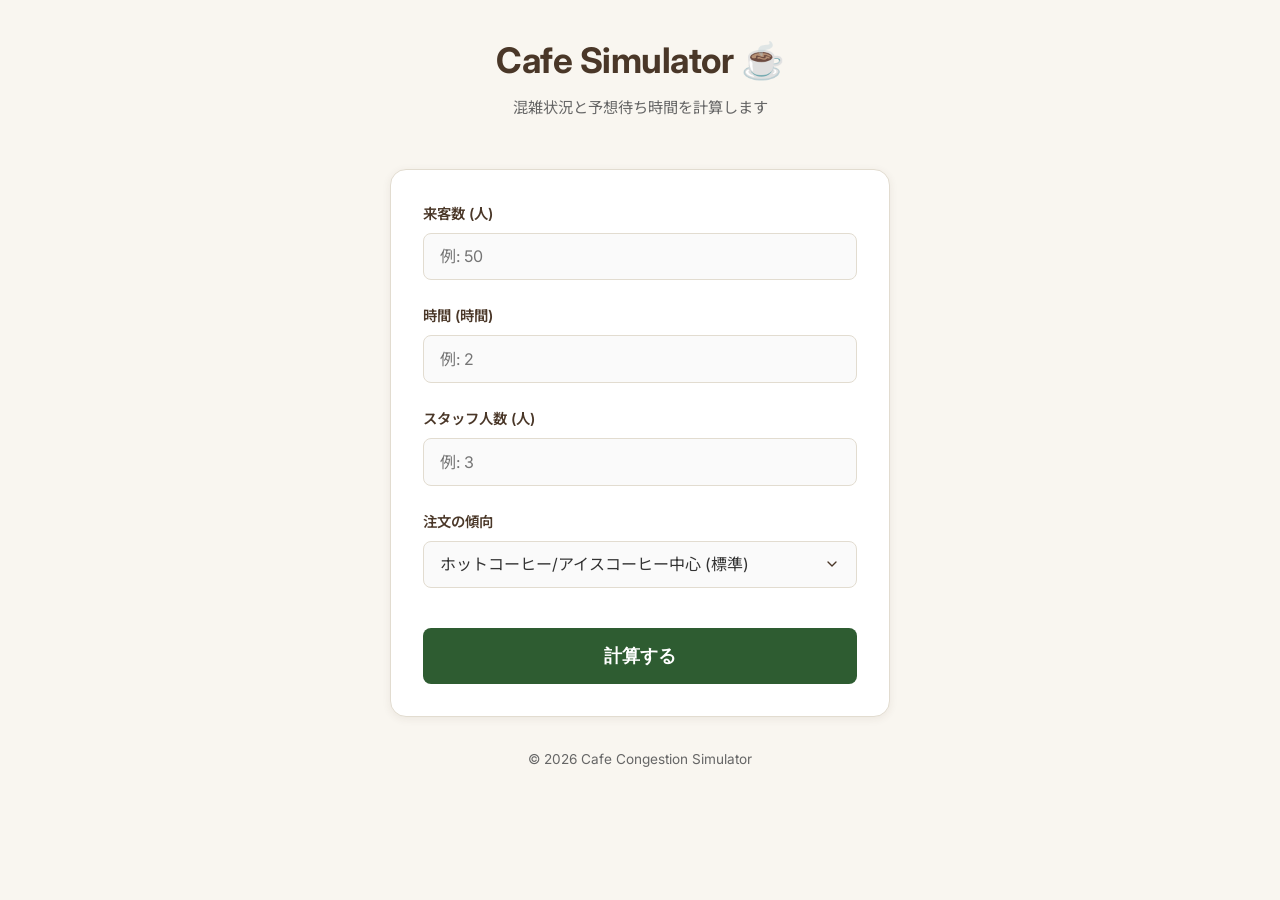
<file: lectures/lecture3/cafe-simulator/index.html>
<!DOCTYPE html>
<html lang="ja">
<head>
    <meta charset="UTF-8">
    <meta name="viewport" content="width=device-width, initial-scale=1.0">
    <title>カフェ混雑シミュレーター</title>
    <meta name="description" content="カフェの来客数、時間、スタッフ人数、注文の重さから、予想待ち時間と混雑度を計算するシミュレーターです。">
    <link rel="stylesheet" href="style.css">
    <link href="https://fonts.googleapis.com/css2?family=Inter:wght@400;500;600;700&family=Noto+Sans+JP:wght@400;500;700&display=swap" rel="stylesheet">
</head>
<body>
    <div class="container">
        <header>
            <h1>Cafe Simulator ☕</h1>
            <p>混雑状況と予想待ち時間を計算します</p>
        </header>

        <main>
            <div class="card form-card">
                <form id="simulator-form">
                    <div class="form-group">
                        <label for="customers">来客数 (人)</label>
                        <input type="number" id="customers" name="customers" min="1" placeholder="例: 50" required>
                    </div>

                    <div class="form-group">
                        <label for="hours">時間 (時間)</label>
                        <input type="number" id="hours" name="hours" min="0.5" step="0.5" placeholder="例: 2" required>
                    </div>

                    <div class="form-group">
                        <label for="staff">スタッフ人数 (人)</label>
                        <input type="number" id="staff" name="staff" min="1" placeholder="例: 3" required>
                    </div>

                    <div class="form-group">
                        <label for="order-type">注文の傾向</label>
                        <select id="order-type" name="order-type" required>
                            <option value="1.0">ホットコーヒー/アイスコーヒー中心 (標準)</option>
                            <option value="1.2">パッションティー/ブラックティー中心 (少し手間)</option>
                            <option value="2.0">フードや注文数多め (手間がかかる)</option>
                            <option value="2.5">フラペチーノ多め (かなり時間がかかる)</option>
                        </select>
                    </div>

                    <button type="submit" class="calc-btn">計算する</button>
                </form>
            </div>

            <div id="result-area" class="card result-card hidden">
                <h2>シミュレーション結果</h2>
                
                <div class="result-grid">
                    <div class="result-item">
                        <span class="result-label">予想待ち時間</span>
                        <div class="wait-time-wrapper">
                            <span id="wait-time" class="result-value">--</span>
                            <span class="unit">分</span>
                        </div>
                    </div>
                    
                    <div class="result-item">
                        <span class="result-label">混雑度</span>
                        <span id="congestion-level" class="badge">--</span>
                    </div>
                </div>

                <div class="advice-section">
                    <h3>💡 改善アドバイス</h3>
                    <p id="advice-text">--</p>
                </div>
            </div>
        </main>
        
        <footer>
            <p>&copy; 2026 Cafe Congestion Simulator</p>
        </footer>
    </div>
    <script src="script.js"></script>
</body>
</html>
</file>
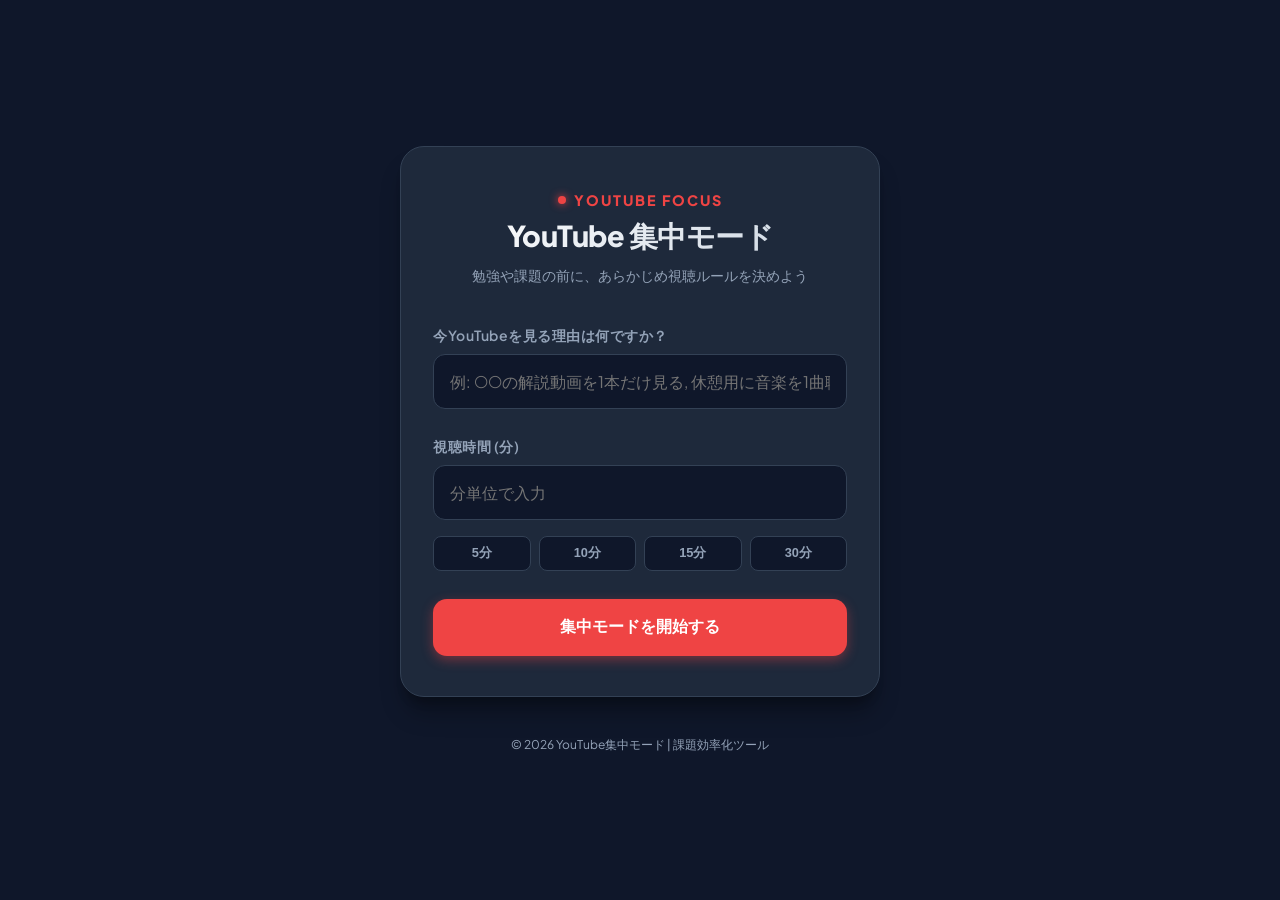
<file: lectures/lecture3/youtube-focus/index.html>
<!DOCTYPE html>
<html lang="ja">
<head>
    <meta charset="UTF-8">
    <meta name="viewport" content="width=device-width, initial-scale=1.0">
    <title>YouTube集中モード | ダラダラ視聴防止タイマー</title>
    <!-- Google Fontsの導入: Outfit と 医療や学習アプリに合う Plus Jakarta Sans -->
    <link rel="preconnect" href="https://fonts.googleapis.com">
    <link rel="preconnect" href="https://fonts.gstatic.com" crossorigin>
    <link href="https://fonts.googleapis.com/css2?family=Plus+Jakarta+Sans:wght@400;600;800&family=Outfit:wght@400;700;900&display=swap" rel="stylesheet">
    <style>
        /* デザインシステム・共通変数 */
        :root {
            --bg-color: #0f172a;        /* スレートダークな背景 */
            --card-bg: #1e293b;         /* やや明るいカード背景 */
            --accent-color: #ef4444;    /* YouTubeを連想させるレッド */
            --accent-glow: rgba(239, 68, 68, 0.4);
            --text-primary: #f8fafc;     /* メインテキスト（白） */
            --text-secondary: #94a3b8;   /* サブテキスト（グレー） */
            --success-color: #10b981;    /* グリーン */
            --border-color: #334155;
            --font-sans: 'Plus Jakarta Sans', 'Segoe UI', Roboto, sans-serif;
            --font-timer: 'Outfit', sans-serif;
        }

        * {
            box-sizing: border-box;
            margin: 0;
            padding: 0;
        }

        body {
            background-color: var(--bg-color);
            color: var(--text-primary);
            font-family: var(--font-sans);
            min-height: 100vh;
            display: flex;
            flex-direction: column;
            align-items: center;
            justify-content: center;
            padding: 1.5rem;
            overflow-x: hidden;
        }

        /* アプリ全体のコンテナ */
        .app-container {
            width: 100%;
            max-width: 480px;
            background: var(--card-bg);
            border: 1px solid var(--border-color);
            border-radius: 24px;
            padding: 2.5rem 2rem;
            box-shadow: 0 20px 25px -5px rgba(0, 0, 0, 0.3), 0 10px 10px -5px rgba(0, 0, 0, 0.2);
            transition: all 0.5s cubic-bezier(0.4, 0, 0.2, 1);
            position: relative;
        }

        /* アプリヘッダー */
        header {
            text-align: center;
            margin-bottom: 2.5rem;
        }

        .logo {
            display: inline-flex;
            align-items: center;
            gap: 8px;
            font-size: 0.9rem;
            font-weight: 800;
            text-transform: uppercase;
            letter-spacing: 2px;
            color: var(--accent-color);
            margin-bottom: 0.5rem;
        }

        .logo-dot {
            width: 8px;
            height: 8px;
            background-color: var(--accent-color);
            border-radius: 50%;
            box-shadow: 0 0 8px var(--accent-color);
        }

        h1 {
            font-size: 1.8rem;
            font-weight: 800;
            letter-spacing: -0.5px;
            background: linear-gradient(135deg, #fff 0%, #cbd5e1 100%);
            -webkit-background-clip: text;
            -webkit-text-fill-color: transparent;
        }

        .subtitle {
            font-size: 0.875rem;
            color: var(--text-secondary);
            margin-top: 0.5rem;
        }

        /* フォームグループ */
        .form-group {
            margin-bottom: 1.75rem;
            display: flex;
            flex-direction: column;
            gap: 0.5rem;
        }

        label {
            font-size: 0.875rem;
            font-weight: 600;
            color: var(--text-secondary);
            letter-spacing: 0.5px;
        }

        input[type="text"],
        input[type="number"] {
            width: 100%;
            background-color: #0f172a;
            border: 1.5px solid var(--border-color);
            border-radius: 12px;
            padding: 1rem;
            color: var(--text-primary);
            font-family: var(--font-sans);
            font-size: 1rem;
            transition: all 0.3s;
        }

        input[type="text"]:focus,
        input[type="number"]:focus {
            outline: none;
            border-color: var(--accent-color);
            box-shadow: 0 0 0 3px var(--accent-glow);
        }

        /* クイック選択時間ボタン */
        .quick-time-presets {
            display: grid;
            grid-template-columns: repeat(4, 1fr);
            gap: 8px;
            margin-top: 0.5rem;
        }

        .preset-btn {
            background-color: #0f172a;
            border: 1px solid var(--border-color);
            border-radius: 8px;
            padding: 0.5rem;
            color: var(--text-secondary);
            font-size: 0.8rem;
            font-weight: 600;
            cursor: pointer;
            transition: all 0.2s;
        }

        .preset-btn:hover {
            color: var(--text-primary);
            border-color: var(--text-secondary);
        }

        .preset-btn.active {
            background-color: var(--accent-color);
            color: #fff;
            border-color: var(--accent-color);
            box-shadow: 0 0 10px var(--accent-glow);
        }

        /* アクションボタン（メイン） */
        .btn {
            width: 100%;
            background-color: var(--accent-color);
            color: #fff;
            border: none;
            border-radius: 14px;
            padding: 1.1rem;
            font-size: 1rem;
            font-weight: 700;
            cursor: pointer;
            transition: all 0.3s cubic-bezier(0.4, 0, 0.2, 1);
            display: flex;
            align-items: center;
            justify-content: center;
            gap: 8px;
            box-shadow: 0 4px 12px var(--accent-glow);
        }

        .btn:hover {
            transform: translateY(-2px);
            box-shadow: 0 6px 20px var(--accent-glow);
            filter: brightness(1.1);
        }

        .btn:active {
            transform: translateY(0);
        }

        .btn-secondary {
            background-color: transparent;
            border: 1.5px solid var(--border-color);
            color: var(--text-secondary);
            box-shadow: none;
        }

        .btn-secondary:hover {
            background-color: rgba(255, 255, 255, 0.05);
            border-color: var(--text-secondary);
            color: var(--text-primary);
            box-shadow: none;
        }

        /* カウントダウン表示画面 (初期非表示) */
        .timer-screen {
            display: none;
            text-align: center;
            animation: fadeIn 0.4s ease-out forwards;
        }

        .timer-reason-box {
            background-color: #0f172a;
            border-left: 4px solid var(--accent-color);
            padding: 1rem;
            border-radius: 8px;
            text-align: left;
            margin-bottom: 2rem;
        }

        .timer-reason-label {
            font-size: 0.75rem;
            color: var(--text-secondary);
            text-transform: uppercase;
            letter-spacing: 1px;
            margin-bottom: 4px;
        }

        .timer-reason-text {
            font-size: 1rem;
            font-weight: 600;
            color: var(--text-primary);
            word-break: break-all;
        }

        /* タイマーの数値 */
        .timer-display {
            font-family: var(--font-timer);
            font-size: 5.5rem;
            font-weight: 900;
            line-height: 1;
            margin: 2rem 0;
            letter-spacing: -2px;
            background: linear-gradient(180deg, #ffffff 0%, #cbd5e1 100%);
            -webkit-background-clip: text;
            -webkit-text-fill-color: transparent;
            text-shadow: 0 4px 20px rgba(255, 255, 255, 0.05);
        }

        /* タイマーコントロール */
        .control-buttons {
            display: flex;
            gap: 12px;
            margin-top: 2rem;
        }

        /* 終了（Time's up）画面 */
        .finish-screen {
            display: none;
            text-align: center;
            animation: pulse-alert 2s infinite ease-in-out, fadeIn 0.5s ease-out forwards;
        }

        .finish-icon {
            font-size: 4rem;
            margin-bottom: 1rem;
            display: inline-block;
            animation: bounce 1s infinite alternate;
        }

        .finish-title {
            font-size: 2rem;
            font-weight: 800;
            color: var(--accent-color);
            margin-bottom: 1rem;
            text-shadow: 0 0 10px var(--accent-glow);
        }

        .finish-message {
            color: var(--text-secondary);
            font-size: 1rem;
            line-height: 1.6;
            margin-bottom: 2rem;
        }

        .reason-review {
            background: rgba(239, 68, 68, 0.1);
            border: 1px dashed var(--accent-color);
            border-radius: 12px;
            padding: 1rem;
            margin-bottom: 2.5rem;
            text-align: center;
        }

        .reason-review p {
            font-size: 0.9rem;
            color: var(--text-secondary);
            margin-bottom: 4px;
        }

        .reason-review strong {
            font-size: 1.1rem;
            color: var(--text-primary);
            word-break: break-all;
        }

        /* フッター */
        footer {
            margin-top: 2.5rem;
            text-align: center;
            font-size: 0.75rem;
            color: var(--text-secondary);
        }

        footer a {
            color: var(--text-secondary);
            text-decoration: underline;
            transition: color 0.2s;
        }

        footer a:hover {
            color: var(--text-primary);
        }

        /* アニメーション定義 */
        @keyframes fadeIn {
            from { opacity: 0; transform: translateY(10px); }
            to { opacity: 1; transform: translateY(0); }
        }

        @keyframes bounce {
            from { transform: translateY(0); }
            to { transform: translateY(-10px); }
        }

        @keyframes pulse-alert {
            0%, 100% { box-shadow: 0 20px 25px -5px rgba(0, 0, 0, 0.3), 0 0 0 0 rgba(239, 68, 68, 0.2); }
            50% { box-shadow: 0 20px 25px -5px rgba(0, 0, 0, 0.3), 0 0 25px 5px rgba(239, 68, 68, 0.3); border-color: rgba(239, 68, 68, 0.5); }
        }

        /* 視覚的エフェクト: タイマー残りわずかの時 */
        .danger-timer {
            animation: text-danger 1s infinite alternate;
        }

        @keyframes text-danger {
            from { filter: drop-shadow(0 0 2px rgba(239, 68, 68, 0.2)); }
            to { filter: drop-shadow(0 0 12px rgba(239, 68, 68, 0.8)); color: #ff8a8a; }
        }
    </style>
</head>
<body>

    <div class="app-container" id="appCard">
        <!-- 1. 入力設定画面 -->
        <div id="setupScreen">
            <header>
                <div class="logo">
                    <span class="logo-dot"></span>
                    YouTube Focus
                </div>
                <h1>YouTube 集中モード</h1>
                <p class="subtitle">勉強や課題の前に、あらかじめ視聴ルールを決めよう</p>
            </header>

            <form id="focusForm" onsubmit="startFocusTimer(event)">
                <!-- 理由入力 -->
                <div class="form-group">
                    <label for="watchReason">今YouTubeを見る理由は何ですか？</label>
                    <input type="text" id="watchReason" placeholder="例: ○○の解説動画を1本だけ見る, 休憩用に音楽を1曲聴く" required autocomplete="off">
                </div>

                <!-- 時間設定 -->
                <div class="form-group">
                    <label for="watchDuration">視聴時間 (分)</label>
                    <input type="number" id="watchDuration" min="1" max="180" placeholder="分単位で入力" required>
                    <!-- クイックプリセット -->
                    <div class="quick-time-presets">
                        <button type="button" class="preset-btn" onclick="setPreset(5)">5分</button>
                        <button type="button" class="preset-btn" onclick="setPreset(10)">10分</button>
                        <button type="button" class="preset-btn" onclick="setPreset(15)">15分</button>
                        <button type="button" class="preset-btn" onclick="setPreset(30)">30分</button>
                    </div>
                </div>

                <!-- スタートボタン -->
                <button type="submit" class="btn" style="margin-top: 1rem;">
                    集中モードを開始する
                </button>
            </form>
        </div>

        <!-- 2. タイマー画面 -->
        <div id="timerScreen" class="timer-screen">
            <header>
                <div class="logo">
                    <span class="logo-dot" style="animation: bounce 1s infinite alternate;"></span>
                    Focusing
                </div>
                <h1>タイマー作動中</h1>
            </header>

            <!-- 理由の常時表示（自己抑制効果） -->
            <div class="timer-reason-box">
                <div class="timer-reason-label">あなたの約束</div>
                <div class="timer-reason-text" id="activeReason">---</div>
            </div>

            <!-- 時間表示 -->
            <div class="timer-display" id="timeRemaining">00:00</div>

            <!-- 操作ボタン -->
            <div class="control-buttons">
                <button id="pauseBtn" class="btn btn-secondary" onclick="togglePause()">
                    一時停止
                </button>
                <button class="btn btn-secondary" onclick="resetTimer()">
                    あきらめてリセット
                </button>
            </div>
        </div>

        <!-- 3. タイマー終了画面 -->
        <div id="finishScreen" class="finish-screen">
            <span class="finish-icon">⚠️</span>
            <h2 class="finish-title">そろそろ作業に戻ろう</h2>
            
            <div class="reason-review">
                <p>当初の視聴理由</p>
                <strong id="finishedReason">---</strong>
            </div>

            <p class="finish-message">
                約束の時間になりました。<br>
                YouTubeのタブを閉じて、課題や勉強の作業に戻りましょう！
            </p>

            <button class="btn" onclick="resetTimer()">
                作業に戻りました (リセット)
            </button>
        </div>
    </div>

    <footer>
        &copy; 2026 YouTube集中モード | 課題効率化ツール
    </footer>

    <script>
        // グローバル変数
        let timerInterval = null;
        let totalSeconds = 0;
        let isPaused = false;
        let audioContext = null;
        let beepInterval = null;

        // プリセットボタンの設定
        function setPreset(minutes) {
            document.getElementById('watchDuration').value = minutes;
            
            // アクティブクラスの切り替え
            const presets = document.querySelectorAll('.preset-btn');
            presets.forEach(btn => btn.classList.remove('active'));
            
            // クリックされたボタンをアクティブに
            event.target.classList.add('active');
        }

        // タイマー開始処理
        function startFocusTimer(e) {
            e.preventDefault();

            const reason = document.getElementById('watchReason').value.trim();
            const minutes = parseInt(document.getElementById('watchDuration').value);

            if (!reason || isNaN(minutes) || minutes <= 0) return;

            // 各表示用エレメントにデータを反映
            document.getElementById('activeReason').textContent = reason;
            document.getElementById('finishedReason').textContent = reason;
            
            totalSeconds = minutes * 60;
            updateTimerDisplay();

            // 画面切り替え
            document.getElementById('setupScreen').style.display = 'none';
            document.getElementById('timerScreen').style.display = 'block';
            document.getElementById('finishScreen').style.display = 'none';

            // 音声用AudioContextの初期設定 (ユーザーインタラクションの直後に生成)
            initAudio();

            // カウントダウン開始
            isPaused = false;
            startInterval();
        }

        // インターバルの開始
        function startInterval() {
            if (timerInterval) clearInterval(timerInterval);
            timerInterval = setInterval(() => {
                if (!isPaused) {
                    totalSeconds--;
                    updateTimerDisplay();

                    if (totalSeconds <= 0) {
                        clearInterval(timerInterval);
                        triggerFinish();
                    }
                }
            }, 1000);
        }

        // タイマー表示の更新
        function updateTimerDisplay() {
            const minutes = Math.floor(totalSeconds / 60);
            const seconds = totalSeconds % 60;
            
            const displayStr = 
                `${String(minutes).padStart(2, '0')}:${String(seconds).padStart(2, '0')}`;
            
            const timerEl = document.getElementById('timeRemaining');
            timerEl.textContent = displayStr;

            // 残り1分(60秒)未満になったら赤く光る警告エフェクトを追加
            if (totalSeconds < 60) {
                timerEl.classList.add('danger-timer');
            } else {
                timerEl.classList.remove('danger-timer');
            }
        }

        // 一時停止・再開のトグル
        function togglePause() {
            isPaused = !isPaused;
            const pauseBtn = document.getElementById('pauseBtn');
            if (isPaused) {
                pauseBtn.textContent = '再開';
                pauseBtn.classList.remove('btn-secondary');
                pauseBtn.style.backgroundColor = 'var(--success-color)';
                pauseBtn.style.color = '#fff';
            } else {
                pauseBtn.textContent = '一時停止';
                pauseBtn.classList.add('btn-secondary');
                pauseBtn.style.backgroundColor = '';
                pauseBtn.style.color = '';
            }
        }

        // リセット・初期化
        function resetTimer() {
            clearInterval(timerInterval);
            stopAlarm();
            
            // 状態リセット
            totalSeconds = 0;
            isPaused = false;
            
            // フォームリセット
            document.getElementById('focusForm').reset();
            const presets = document.querySelectorAll('.preset-btn');
            presets.forEach(btn => btn.classList.remove('active'));

            // 一時停止ボタンのテキスト復元
            const pauseBtn = document.getElementById('pauseBtn');
            pauseBtn.textContent = '一時停止';
            pauseBtn.classList.add('btn-secondary');
            pauseBtn.style.backgroundColor = '';
            pauseBtn.style.color = '';

            // タイマー警告色解除
            document.getElementById('timeRemaining').classList.remove('danger-timer');

            // 画面切り替え
            document.getElementById('setupScreen').style.display = 'block';
            document.getElementById('timerScreen').style.display = 'none';
            document.getElementById('finishScreen').style.display = 'none';
            
            // カードの警告アニメーション用クラス削除
            document.getElementById('appCard').classList.remove('finished-active');
        }

        // 時間終了時（Time's up）の処理
        function triggerFinish() {
            document.getElementById('timerScreen').style.display = 'none';
            document.getElementById('finishScreen').style.display = 'block';
            
            // アラーム音開始
            playAlarm();
        }

        // Web Audio API の初期化 (iOS/Safari等のブロック対策のためユーザー操作時に行う)
        function initAudio() {
            try {
                window.AudioContext = window.AudioContext || window.webkitAudioContext;
                audioContext = new AudioContext();
            } catch (e) {
                console.error("Web Audio API に対応していません。");
            }
        }

        // アラーム音の再生 (シンセサイザーのビープ音)
        function playAlarm() {
            if (!audioContext) return;
            
            // 1.5秒ごとにピピピと鳴らす
            beepInterval = setInterval(() => {
                playBeepSound();
            }, 1500);
            
            // 初回即時再生
            playBeepSound();
        }

        // 1回分のビープ音 (ピピッ)
        function playBeepSound() {
            if (!audioContext || audioContext.state === 'suspended') {
                audioContext.resume();
            }

            try {
                // 音1回目 (ピ)
                const osc1 = audioContext.createOscillator();
                const gain1 = audioContext.createGain();
                osc1.type = 'sine';
                osc1.frequency.setValueAtTime(880, audioContext.currentTime); // A5の音
                gain1.gain.setValueAtTime(0.1, audioContext.currentTime);
                gain1.gain.exponentialRampToValueAtTime(0.01, audioContext.currentTime + 0.15);
                osc1.connect(gain1);
                gain1.connect(audioContext.destination);
                osc1.start();
                osc1.stop(audioContext.currentTime + 0.15);

                // 音2回目 (ピ) 少しずらして鳴らす
                setTimeout(() => {
                    const osc2 = audioContext.createOscillator();
                    const gain2 = audioContext.createGain();
                    osc2.type = 'sine';
                    osc2.frequency.setValueAtTime(880, audioContext.currentTime);
                    gain2.gain.setValueAtTime(0.1, audioContext.currentTime);
                    gain2.gain.exponentialRampToValueAtTime(0.01, audioContext.currentTime + 0.15);
                    osc2.connect(gain2);
                    gain2.connect(audioContext.destination);
                    osc2.start();
                    osc2.stop(audioContext.currentTime + 0.15);
                }, 180);

            } catch (error) {
                console.error("オーディオ再生エラー:", error);
            }
        }

        // アラーム音の停止
        function stopAlarm() {
            if (beepInterval) {
                clearInterval(beepInterval);
                beepInterval = null;
            }
        }
    </script>
</body>
</html>
</file>
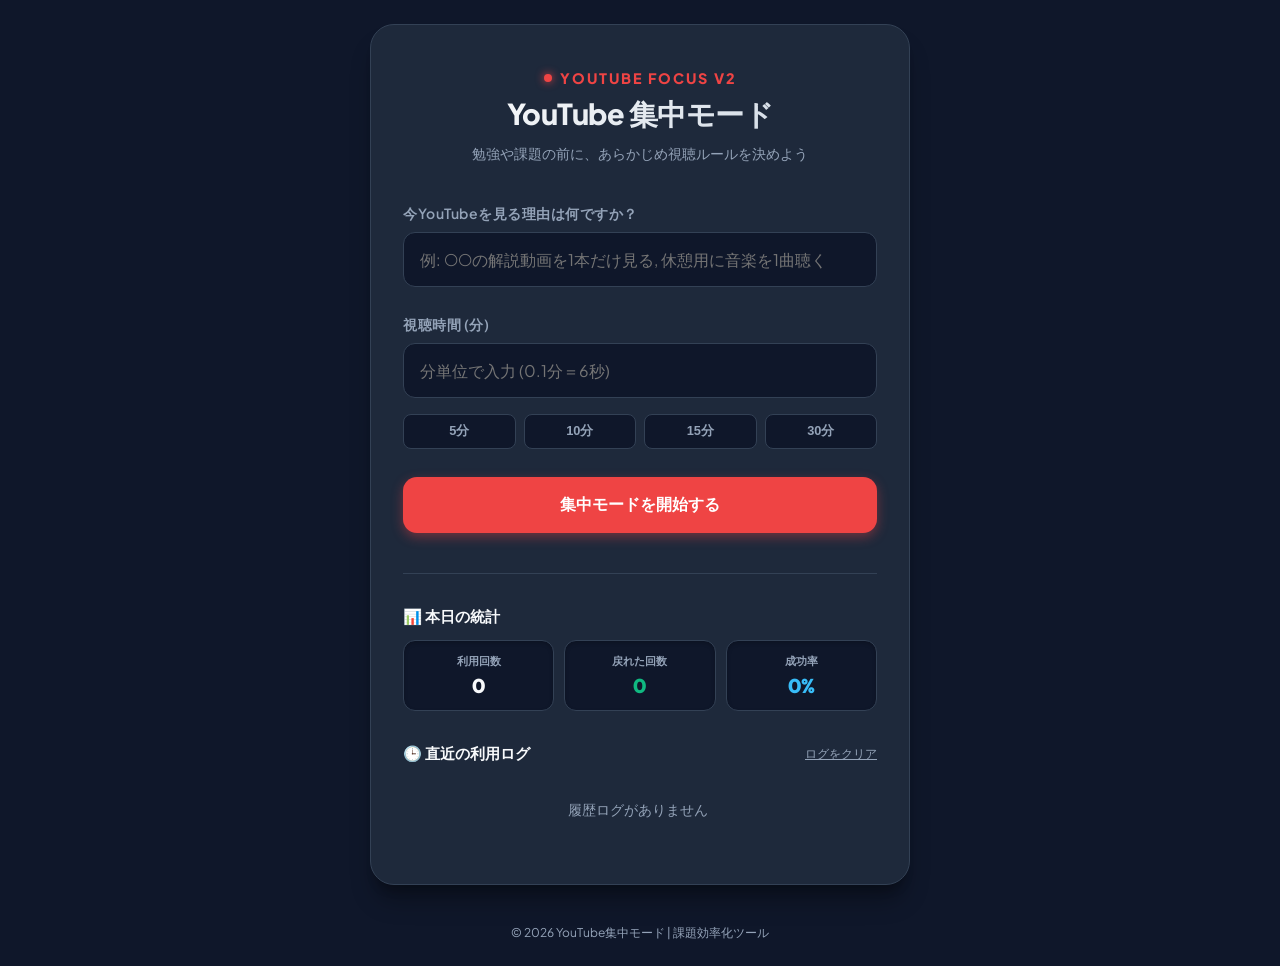
<file: lectures/lecture6/youtube-focus/index.html>
<!DOCTYPE html>
<html lang="ja">
<head>
    <meta charset="UTF-8">
    <meta name="viewport" content="width=device-width, initial-scale=1.0">
    <title>YouTube集中モード v2 | ダラダラ視聴防止タイマー</title>
    <!-- Google Fontsの導入: Outfit と 医療や学習アプリに合う Plus Jakarta Sans -->
    <link rel="preconnect" href="https://fonts.googleapis.com">
    <link rel="preconnect" href="https://fonts.gstatic.com" crossorigin>
    <link href="https://fonts.googleapis.com/css2?family=Plus+Jakarta+Sans:wght@400;600;800&family=Outfit:wght@400;700;900&display=swap" rel="stylesheet">
    <style>
        /* デザインシステム・共通変数 */
        :root {
            --bg-color: #0f172a;        /* スレートダークな背景 */
            --card-bg: #1e293b;         /* やや明るいカード背景 */
            --accent-color: #ef4444;    /* YouTubeを連想させるレッド */
            --accent-glow: rgba(239, 68, 68, 0.4);
            --text-primary: #f8fafc;     /* メインテキスト（白） */
            --text-secondary: #94a3b8;   /* サブテキスト（グレー） */
            --success-color: #10b981;    /* グリーン */
            --border-color: #334155;
            --font-sans: 'Plus Jakarta Sans', 'Segoe UI', Roboto, sans-serif;
            --font-timer: 'Outfit', sans-serif;
        }

        * {
            box-sizing: border-box;
            margin: 0;
            padding: 0;
        }

        body {
            background-color: var(--bg-color);
            color: var(--text-primary);
            font-family: var(--font-sans);
            min-height: 100vh;
            display: flex;
            flex-direction: column;
            align-items: center;
            justify-content: center;
            padding: 1.5rem;
            overflow-x: hidden;
        }

        /* アプリ全体のコンテナ */
        .app-container {
            width: 100%;
            max-width: 540px;           /* ログ等の表示領域確保のため、v1の480pxから540pxに拡張 */
            background: var(--card-bg);
            border: 1px solid var(--border-color);
            border-radius: 24px;
            padding: 2.5rem 2rem;
            box-shadow: 0 20px 25px -5px rgba(0, 0, 0, 0.3), 0 10px 10px -5px rgba(0, 0, 0, 0.2);
            transition: all 0.5s cubic-bezier(0.4, 0, 0.2, 1);
            position: relative;
        }

        /* アプリヘッダー */
        header {
            text-align: center;
            margin-bottom: 2.5rem;
        }

        .logo {
            display: inline-flex;
            align-items: center;
            gap: 8px;
            font-size: 0.9rem;
            font-weight: 800;
            text-transform: uppercase;
            letter-spacing: 2px;
            color: var(--accent-color);
            margin-bottom: 0.5rem;
        }

        .logo-dot {
            width: 8px;
            height: 8px;
            background-color: var(--accent-color);
            border-radius: 50%;
            box-shadow: 0 0 8px var(--accent-color);
        }

        h1 {
            font-size: 1.8rem;
            font-weight: 800;
            letter-spacing: -0.5px;
            background: linear-gradient(135deg, #fff 0%, #cbd5e1 100%);
            -webkit-background-clip: text;
            -webkit-text-fill-color: transparent;
        }

        .subtitle {
            font-size: 0.875rem;
            color: var(--text-secondary);
            margin-top: 0.5rem;
        }

        /* フォームグループ */
        .form-group {
            margin-bottom: 1.75rem;
            display: flex;
            flex-direction: column;
            gap: 0.5rem;
        }

        label {
            font-size: 0.875rem;
            font-weight: 600;
            color: var(--text-secondary);
            letter-spacing: 0.5px;
        }

        input[type="text"],
        input[type="number"] {
            width: 100%;
            background-color: #0f172a;
            border: 1.5px solid var(--border-color);
            border-radius: 12px;
            padding: 1rem;
            color: var(--text-primary);
            font-family: var(--font-sans);
            font-size: 1rem;
            transition: all 0.3s;
        }

        input[type="text"]:focus,
        input[type="number"]:focus {
            outline: none;
            border-color: var(--accent-color);
            box-shadow: 0 0 0 3px var(--accent-glow);
        }

        /* クイック選択時間ボタン */
        .quick-time-presets {
            display: grid;
            grid-template-columns: repeat(4, 1fr);
            gap: 8px;
            margin-top: 0.5rem;
        }

        .preset-btn {
            background-color: #0f172a;
            border: 1px solid var(--border-color);
            border-radius: 8px;
            padding: 0.5rem;
            color: var(--text-secondary);
            font-size: 0.8rem;
            font-weight: 600;
            cursor: pointer;
            transition: all 0.2s;
        }

        .preset-btn:hover {
            color: var(--text-primary);
            border-color: var(--text-secondary);
        }

        .preset-btn.active {
            background-color: var(--accent-color);
            color: #fff;
            border-color: var(--accent-color);
            box-shadow: 0 0 10px var(--accent-glow);
        }

        /* アクションボタン（メイン） */
        .btn {
            width: 100%;
            background-color: var(--accent-color);
            color: #fff;
            border: none;
            border-radius: 14px;
            padding: 1.1rem;
            font-size: 1rem;
            font-weight: 700;
            cursor: pointer;
            transition: all 0.3s cubic-bezier(0.4, 0, 0.2, 1);
            display: flex;
            align-items: center;
            justify-content: center;
            gap: 8px;
            box-shadow: 0 4px 12px var(--accent-glow);
        }

        .btn:hover {
            transform: translateY(-2px);
            box-shadow: 0 6px 20px var(--accent-glow);
            filter: brightness(1.1);
        }

        .btn:active {
            transform: translateY(0);
        }

        .btn-secondary {
            background-color: transparent;
            border: 1.5px solid var(--border-color);
            color: var(--text-secondary);
            box-shadow: none;
        }

        .btn-secondary:hover {
            background-color: rgba(255, 255, 255, 0.05);
            border-color: var(--text-secondary);
            color: var(--text-primary);
            box-shadow: none;
        }

        /* カウントダウン表示画面 (初期非表示) */
        .timer-screen {
            display: none;
            text-align: center;
            animation: fadeIn 0.4s ease-out forwards;
        }

        .timer-reason-box {
            background-color: #0f172a;
            border-left: 4px solid var(--accent-color);
            padding: 1rem;
            border-radius: 8px;
            text-align: left;
            margin-bottom: 2rem;
        }

        .timer-reason-label {
            font-size: 0.75rem;
            color: var(--text-secondary);
            text-transform: uppercase;
            letter-spacing: 1px;
            margin-bottom: 4px;
        }

        .timer-reason-text {
            font-size: 1rem;
            font-weight: 600;
            color: var(--text-primary);
            word-break: break-all;
        }

        /* タイマーの数値 */
        .timer-display {
            font-family: var(--font-timer);
            font-size: 5.5rem;
            font-weight: 900;
            line-height: 1;
            margin: 2rem 0;
            letter-spacing: -2px;
            background: linear-gradient(180deg, #ffffff 0%, #cbd5e1 100%);
            -webkit-background-clip: text;
            -webkit-text-fill-color: transparent;
            text-shadow: 0 4px 20px rgba(255, 255, 255, 0.05);
        }

        /* タイマーコントロール */
        .control-buttons {
            display: flex;
            gap: 12px;
            margin-top: 2rem;
        }

        /* 終了（Time's up）画面 */
        .finish-screen {
            display: none;
            text-align: center;
            animation: pulse-alert 2s infinite ease-in-out, fadeIn 0.5s ease-out forwards;
        }

        .finish-icon {
            font-size: 4rem;
            margin-bottom: 1rem;
            display: inline-block;
            animation: bounce 1s infinite alternate;
        }

        .finish-title {
            font-size: 2rem;
            font-weight: 800;
            color: var(--accent-color);
            margin-bottom: 1rem;
            text-shadow: 0 0 10px var(--accent-glow);
        }

        .finish-message {
            color: var(--text-secondary);
            font-size: 1rem;
            line-height: 1.6;
            margin-bottom: 2rem;
        }

        .reason-review {
            background: rgba(239, 68, 68, 0.1);
            border: 1px dashed var(--accent-color);
            border-radius: 12px;
            padding: 1rem;
            margin-bottom: 2rem;
            text-align: center;
        }

        .reason-review p {
            font-size: 0.9rem;
            color: var(--text-secondary);
            margin-bottom: 4px;
        }

        .reason-review strong {
            font-size: 1.1rem;
            color: var(--text-primary);
            word-break: break-all;
        }

        /* 振り返りフィードバックエリア */
        .feedback-box {
            background: rgba(255, 255, 255, 0.02);
            border: 1px solid var(--border-color);
            border-radius: 16px;
            padding: 1.5rem;
            margin-bottom: 2rem;
        }

        .feedback-buttons {
            display: flex;
            gap: 12px;
        }

        /* フッター */
        footer {
            margin-top: 2.5rem;
            text-align: center;
            font-size: 0.75rem;
            color: var(--text-secondary);
        }

        footer a {
            color: var(--text-secondary);
            text-decoration: underline;
            transition: color 0.2s;
        }

        footer a:hover {
            color: var(--text-primary);
        }

        /* ログ & 統計スタイル */
        .logs-section {
            margin-top: 2.5rem;
            border-top: 1px solid var(--border-color);
            padding-top: 2rem;
        }

        .stats-grid {
            display: grid;
            grid-template-columns: repeat(3, 1fr);
            gap: 10px;
            margin-bottom: 1.5rem;
        }

        .stat-card {
            background-color: #0f172a;
            border: 1px solid var(--border-color);
            border-radius: 12px;
            padding: 0.75rem;
            text-align: center;
            box-shadow: inset 0 2px 4px rgba(0, 0, 0, 0.2);
        }

        .stat-label {
            font-size: 0.7rem;
            color: var(--text-secondary);
            font-weight: 600;
        }

        .stat-val {
            font-size: 1.25rem;
            font-weight: 800;
            color: var(--text-primary);
            margin-top: 4px;
            font-family: var(--font-timer);
        }

        .log-item {
            background-color: #0f172a;
            border: 1px solid var(--border-color);
            border-radius: 12px;
            padding: 0.75rem 1rem;
            display: flex;
            justify-content: space-between;
            align-items: center;
            margin-bottom: 8px;
            transition: border-color 0.2s, background-color 0.2s;
        }

        .log-item:hover {
            border-color: #475569;
            background-color: #131d35;
        }

        .log-info {
            display: flex;
            flex-direction: column;
            gap: 4px;
            min-width: 0;
            flex-grow: 1;
            padding-right: 12px;
        }

        .log-meta {
            display: flex;
            align-items: center;
            gap: 8px;
        }

        .log-date {
            font-size: 0.7rem;
            color: var(--text-secondary);
            font-family: var(--font-timer);
        }

        .log-duration {
            font-size: 0.75rem;
            font-weight: 700;
            color: #38bdf8;
            background: rgba(56, 189, 248, 0.1);
            padding: 1px 6px;
            border-radius: 4px;
            font-family: var(--font-timer);
        }

        .log-reason {
            font-size: 0.85rem;
            color: var(--text-primary);
            overflow: hidden;
            text-overflow: ellipsis;
            white-space: nowrap;
        }

        .log-action {
            display: flex;
            align-items: center;
            gap: 12px;
            flex-shrink: 0;
        }

        .delete-single-btn {
            background: transparent;
            border: none;
            color: var(--text-secondary);
            font-size: 1.25rem;
            cursor: pointer;
            display: flex;
            align-items: center;
            justify-content: center;
            width: 24px;
            height: 24px;
            border-radius: 50%;
            transition: all 0.2s;
            line-height: 1;
        }

        .delete-single-btn:hover {
            background-color: rgba(239, 68, 68, 0.15);
            color: var(--accent-color);
        }

        #logsList {
            max-height: 220px;
            overflow-y: auto;
            padding-right: 4px;
        }

        /* スクロールバーのカスタマイズ */
        #logsList::-webkit-scrollbar {
            width: 6px;
        }
        #logsList::-webkit-scrollbar-track {
            background: #0f172a;
            border-radius: 4px;
        }
        #logsList::-webkit-scrollbar-thumb {
            background: var(--border-color);
            border-radius: 4px;
        }
        #logsList::-webkit-scrollbar-thumb:hover {
            background: var(--text-secondary);
        }

        /* アニメーション定義 */
        @keyframes fadeIn {
            from { opacity: 0; transform: translateY(10px); }
            to { opacity: 1; transform: translateY(0); }
        }

        @keyframes bounce {
            from { transform: translateY(0); }
            to { transform: translateY(-10px); }
        }

        @keyframes pulse-alert {
            0%, 100% { box-shadow: 0 20px 25px -5px rgba(0, 0, 0, 0.3), 0 0 0 0 rgba(239, 68, 68, 0.2); }
            50% { box-shadow: 0 20px 25px -5px rgba(0, 0, 0, 0.3), 0 0 25px 5px rgba(239, 68, 68, 0.3); border-color: rgba(239, 68, 68, 0.5); }
        }

        /* 視覚的エフェクト: タイマー残りわずかの時 */
        .danger-timer {
            animation: text-danger 1s infinite alternate;
        }

        @keyframes text-danger {
            from { filter: drop-shadow(0 0 2px rgba(239, 68, 68, 0.2)); }
            to { filter: drop-shadow(0 0 12px rgba(239, 68, 68, 0.8)); color: #ff8a8a; }
        }
    </style>
</head>
<body>

    <div class="app-container" id="appCard">
        <!-- 1. 入力設定画面 -->
        <div id="setupScreen">
            <header>
                <div class="logo">
                    <span class="logo-dot"></span>
                    YouTube Focus v2
                </div>
                <h1>YouTube 集中モード</h1>
                <p class="subtitle">勉強や課題の前に、あらかじめ視聴ルールを決めよう</p>
            </header>

            <form id="focusForm" onsubmit="startFocusTimer(event)">
                <!-- 理由入力 -->
                <div class="form-group">
                    <label for="watchReason">今YouTubeを見る理由は何ですか？</label>
                    <input type="text" id="watchReason" placeholder="例: ○○の解説動画を1本だけ見る, 休憩用に音楽を1曲聴く" required autocomplete="off">
                </div>

                <!-- 時間設定 -->
                <div class="form-group">
                    <label for="watchDuration">視聴時間 (分)</label>
                    <!-- min="0.1", step="0.1" にすることで、6秒(0.1分)などの短い時間での動作確認を容易に -->
                    <input type="number" id="watchDuration" min="0.1" max="180" step="0.1" placeholder="分単位で入力 (0.1分＝6秒)" required>
                    <!-- クイックプリセット -->
                    <div class="quick-time-presets">
                        <button type="button" class="preset-btn" onclick="setPreset(5)">5分</button>
                        <button type="button" class="preset-btn" onclick="setPreset(10)">10分</button>
                        <button type="button" class="preset-btn" onclick="setPreset(15)">15分</button>
                        <button type="button" class="preset-btn" onclick="setPreset(30)">30分</button>
                    </div>
                </div>

                <!-- スタートボタン -->
                <button type="submit" class="btn" style="margin-top: 1rem;">
                    集中モードを開始する
                </button>
            </form>

            <!-- 📊 統計と 🕒 履歴ログセクション -->
            <div class="logs-section">
                <!-- 統計パネル -->
                <div class="stats-container" style="margin-bottom: 2rem;">
                    <h3 style="font-size: 0.95rem; font-weight: 700; color: var(--text-primary); margin-bottom: 0.75rem; display: flex; align-items: center; gap: 8px;">
                        📊 本日の統計
                    </h3>
                    <div class="stats-grid">
                        <div class="stat-card">
                            <div class="stat-label">利用回数</div>
                            <div id="statTotal" class="stat-val">0</div>
                        </div>
                        <div class="stat-card">
                            <div class="stat-label">戻れた回数</div>
                            <div id="statSuccess" class="stat-val" style="color: var(--success-color);">0</div>
                        </div>
                        <div class="stat-card">
                            <div class="stat-label">成功率</div>
                            <div id="statRate" class="stat-val" style="color: #38bdf8;">0%</div>
                        </div>
                    </div>
                </div>

                <!-- 履歴ログ一覧 -->
                <div class="history-container">
                    <div style="display: flex; justify-content: space-between; align-items: center; margin-bottom: 0.75rem;">
                        <h3 style="font-size: 0.95rem; font-weight: 700; color: var(--text-primary); display: flex; align-items: center; gap: 8px;">
                            🕒 直近の利用ログ
                        </h3>
                        <button id="clearLogsBtn" onclick="clearAllLogs()" style="background: transparent; border: none; color: var(--text-secondary); font-size: 0.75rem; cursor: pointer; text-decoration: underline; transition: color 0.2s;">
                            ログをクリア
                        </button>
                    </div>
                    <div id="logsList">
                        <!-- JavaScriptで動的に生成 -->
                    </div>
                </div>
            </div>
        </div>

        <!-- 2. タイマー画面 -->
        <div id="timerScreen" class="timer-screen">
            <header>
                <div class="logo">
                    <span class="logo-dot" style="animation: bounce 1s infinite alternate;"></span>
                    Focusing
                </div>
                <h1>タイマー作動中</h1>
            </header>

            <!-- 理由の常時表示（自己抑制効果） -->
            <div class="timer-reason-box">
                <div class="timer-reason-label">あなたの約束</div>
                <div class="timer-reason-text" id="activeReason">---</div>
            </div>

            <!-- 時間表示 -->
            <div class="timer-display" id="timeRemaining">00:00</div>

            <!-- 操作ボタン -->
            <div class="control-buttons">
                <button id="pauseBtn" class="btn btn-secondary" onclick="togglePause()">
                    一時停止
                </button>
                <button class="btn btn-secondary" onclick="resetTimer()">
                    あきらめてリセット
                </button>
            </div>
        </div>

        <!-- 3. タイマー終了画面 (振り返り・戻れたか確認画面) -->
        <div id="finishScreen" class="finish-screen">
            <span class="finish-icon">⚠️</span>
            <h2 class="finish-title">そろそろ作業に戻ろう</h2>
            
            <div class="reason-review">
                <p>当初の視聴理由</p>
                <strong id="finishedReason">---</strong>
            </div>

            <p class="finish-message">
                約束の時間になりました。<br>
                YouTubeのタブを閉じて、本来の作業に戻りましょう！
            </p>

            <!-- 振り返りボタン -->
            <div class="feedback-box">
                <p style="font-size: 0.95rem; font-weight: 700; margin-bottom: 1rem; color: var(--text-primary);">
                    すぐに作業に戻れましたか？
                </p>
                <div class="feedback-buttons">
                    <button class="btn" onclick="logFocusResult(true)" style="background-color: var(--success-color); box-shadow: 0 4px 12px rgba(16, 185, 129, 0.3);">
                        👍 戻れた！ (成功)
                    </button>
                    <button class="btn" onclick="logFocusResult(false)" style="background-color: var(--accent-color); box-shadow: 0 4px 12px rgba(239, 68, 68, 0.3);">
                        👎 戻れなかった (失敗)
                    </button>
                </div>
            </div>
        </div>
    </div>

    <footer>
        &copy; 2026 YouTube集中モード | 課題効率化ツール
    </footer>

    <script>
        // グローバル変数
        let timerInterval = null;
        let totalSeconds = 0;
        let isPaused = false;
        let audioContext = null;
        let beepInterval = null;

        // プリセットボタンの設定
        function setPreset(minutes) {
            document.getElementById('watchDuration').value = minutes;
            
            // アクティブクラスの切り替え
            const presets = document.querySelectorAll('.preset-btn');
            presets.forEach(btn => btn.classList.remove('active'));
            
            // クリックされたボタンをアクティブに
            event.target.classList.add('active');
        }

        // タイマー開始処理
        function startFocusTimer(e) {
            e.preventDefault();

            const reason = document.getElementById('watchReason').value.trim();
            const minutes = parseFloat(document.getElementById('watchDuration').value);

            if (!reason || isNaN(minutes) || minutes <= 0) return;

            // 各表示用エレメントにデータを反映
            document.getElementById('activeReason').textContent = reason;
            document.getElementById('finishedReason').textContent = reason;
            
            totalSeconds = Math.round(minutes * 60);
            updateTimerDisplay();

            // 画面切り替え
            document.getElementById('setupScreen').style.display = 'none';
            document.getElementById('timerScreen').style.display = 'block';
            document.getElementById('finishScreen').style.display = 'none';

            // 音声用AudioContextの初期設定 (ユーザーインタラクションの直後に生成)
            initAudio();

            // カウントダウン開始
            isPaused = false;
            startInterval();
        }

        // インターバルの開始
        function startInterval() {
            if (timerInterval) clearInterval(timerInterval);
            timerInterval = setInterval(() => {
                if (!isPaused) {
                    totalSeconds--;
                    updateTimerDisplay();

                    if (totalSeconds <= 0) {
                        clearInterval(timerInterval);
                        triggerFinish();
                    }
                }
            }, 1000);
        }

        // タイマー表示の更新
        function updateTimerDisplay() {
            const minutes = Math.floor(totalSeconds / 60);
            const seconds = totalSeconds % 60;
            
            const displayStr = 
                `${String(minutes).padStart(2, '0')}:${String(seconds).padStart(2, '0')}`;
            
            const timerEl = document.getElementById('timeRemaining');
            timerEl.textContent = displayStr;

            // 残り1分(60秒)未満になったら赤く光る警告エフェクトを追加
            if (totalSeconds < 60) {
                timerEl.classList.add('danger-timer');
            } else {
                timerEl.classList.remove('danger-timer');
            }
        }

        // 一時停止・再開のトグル
        function togglePause() {
            isPaused = !isPaused;
            const pauseBtn = document.getElementById('pauseBtn');
            if (isPaused) {
                pauseBtn.textContent = '再開';
                pauseBtn.classList.remove('btn-secondary');
                pauseBtn.style.backgroundColor = 'var(--success-color)';
                pauseBtn.style.color = '#fff';
            } else {
                pauseBtn.textContent = '一時停止';
                pauseBtn.classList.add('btn-secondary');
                pauseBtn.style.backgroundColor = '';
                pauseBtn.style.color = '';
            }
        }

        // リセット・初期化 (ログ保存は行わずタイマーを強制的に初期状態に戻す)
        function resetTimer() {
            clearInterval(timerInterval);
            stopAlarm();
            
            // 状態リセット
            totalSeconds = 0;
            isPaused = false;
            
            // フォームリセット
            document.getElementById('focusForm').reset();
            const presets = document.querySelectorAll('.preset-btn');
            presets.forEach(btn => btn.classList.remove('active'));

            // 一時停止ボタンのテキスト復元
            const pauseBtn = document.getElementById('pauseBtn');
            pauseBtn.textContent = '一時停止';
            pauseBtn.classList.add('btn-secondary');
            pauseBtn.style.backgroundColor = '';
            pauseBtn.style.color = '';

            // タイマー警告色解除
            document.getElementById('timeRemaining').classList.remove('danger-timer');

            // 画面切り替え
            document.getElementById('setupScreen').style.display = 'block';
            document.getElementById('timerScreen').style.display = 'none';
            document.getElementById('finishScreen').style.display = 'none';
            
            // カードの警告アニメーション用クラス削除
            document.getElementById('appCard').classList.remove('finished-active');
        }

        // 時間終了時（Time's up）の処理
        function triggerFinish() {
            document.getElementById('timerScreen').style.display = 'none';
            document.getElementById('finishScreen').style.display = 'block';
            
            // アラーム音開始
            playAlarm();
        }

        // Web Audio API の初期化 (iOS/Safari等のブロック対策のためユーザー操作時に行う)
        function initAudio() {
            try {
                window.AudioContext = window.AudioContext || window.webkitAudioContext;
                audioContext = new AudioContext();
            } catch (e) {
                console.error("Web Audio API に対応していません。");
            }
        }

        // アラーム音の再生 (シンセサイザーのビープ音)
        function playAlarm() {
            if (!audioContext) return;
            
            // 1.5秒ごとにピピピと鳴らす
            beepInterval = setInterval(() => {
                playBeepSound();
            }, 1500);
            
            // 初回即時再生
            playBeepSound();
        }

        // 1回分のビープ音 (ピピッ)
        function playBeepSound() {
            if (!audioContext || audioContext.state === 'suspended') {
                audioContext.resume();
            }

            try {
                // 音1回目 (ピ)
                const osc1 = audioContext.createOscillator();
                const gain1 = audioContext.createGain();
                osc1.type = 'sine';
                osc1.frequency.setValueAtTime(880, audioContext.currentTime); // A5の音
                gain1.gain.setValueAtTime(0.1, audioContext.currentTime);
                gain1.gain.exponentialRampToValueAtTime(0.01, audioContext.currentTime + 0.15);
                osc1.connect(gain1);
                gain1.connect(audioContext.destination);
                osc1.start();
                osc1.stop(audioContext.currentTime + 0.15);

                // 音2回目 (ピ) 少しずらして鳴らす
                setTimeout(() => {
                    const osc2 = audioContext.createOscillator();
                    const gain2 = audioContext.createGain();
                    osc2.type = 'sine';
                    osc2.frequency.setValueAtTime(880, audioContext.currentTime);
                    gain2.gain.setValueAtTime(0.1, audioContext.currentTime);
                    gain2.gain.exponentialRampToValueAtTime(0.01, audioContext.currentTime + 0.15);
                    osc2.connect(gain2);
                    gain2.connect(audioContext.destination);
                    osc2.start();
                    osc2.stop(audioContext.currentTime + 0.15);
                }, 180);

            } catch (error) {
                console.error("オーディオ再生エラー:", error);
            }
        }

        // アラーム音の停止
        function stopAlarm() {
            if (beepInterval) {
                clearInterval(beepInterval);
                beepInterval = null;
            }
        }

        /* ==========================================================
           v2 追加機能: localStorage / ログ / 統計 管理処理
           ========================================================== */

        // 結果をログに記録し、リセットする
        function logFocusResult(success) {
            const reason = document.getElementById('finishedReason').textContent;
            const duration = parseFloat(document.getElementById('watchDuration').value);
            
            const logEntry = {
                id: Date.now().toString(),
                timestamp: new Date().toISOString(),
                reason: reason,
                duration: duration,
                success: success
            };

            let logs = [];
            try {
                const storedLogs = localStorage.getItem('youtube_focus_logs');
                if (storedLogs) {
                    logs = JSON.parse(storedLogs);
                }
            } catch (e) {
                console.error("localStorageの読み込みに失敗しました", e);
            }

            logs.push(logEntry);

            try {
                localStorage.setItem('youtube_focus_logs', JSON.stringify(logs));
            } catch (e) {
                console.error("localStorageの保存に失敗しました", e);
            }

            // UI更新
            updateStatistics();
            renderLogs();

            // タイマー画面リセット
            resetTimer();
        }

        // 統計データの更新
        function updateStatistics() {
            let logs = [];
            try {
                const storedLogs = localStorage.getItem('youtube_focus_logs');
                if (storedLogs) {
                    logs = JSON.parse(storedLogs);
                }
            } catch (e) {
                console.error(e);
            }

            // ローカル日付の YYYY-MM-DD 文字列を取得
            const now = new Date();
            const todayStr = `${now.getFullYear()}-${String(now.getMonth() + 1).padStart(2, '0')}-${String(now.getDate()).padStart(2, '0')}`;

            // 本日のログのみフィルタリング
            const todayLogs = logs.filter(log => {
                if (!log.timestamp) return false;
                const d = new Date(log.timestamp);
                const dStr = `${d.getFullYear()}-${String(d.getMonth() + 1).padStart(2, '0')}-${String(d.getDate()).padStart(2, '0')}`;
                return dStr === todayStr;
            });

            const total = todayLogs.length;
            const success = todayLogs.filter(log => log.success).length;
            const rate = total > 0 ? Math.round((success / total) * 100) : 0;

            // 表示更新
            document.getElementById('statTotal').textContent = total;
            document.getElementById('statSuccess').textContent = success;
            document.getElementById('statRate').textContent = `${rate}%`;
        }

        // ログ一覧の表示更新 (最新10件)
        function renderLogs() {
            let logs = [];
            try {
                const storedLogs = localStorage.getItem('youtube_focus_logs');
                if (storedLogs) {
                    logs = JSON.parse(storedLogs);
                }
            } catch (e) {
                console.error(e);
            }

            const logsListEl = document.getElementById('logsList');
            logsListEl.innerHTML = '';

            if (logs.length === 0) {
                logsListEl.innerHTML = `<p style="font-size: 0.85rem; color: var(--text-secondary); text-align: center; padding: 1.5rem 0;">履歴ログがありません</p>`;
                return;
            }

            // 最新順にして最大10件切り出す
            const displayLogs = [...logs].reverse().slice(0, 10);

            displayLogs.forEach(log => {
                const logItem = document.createElement('div');
                logItem.className = 'log-item';

                // 日時フォーマット (MM/DD HH:MM)
                let dateStr = '不明';
                if (log.timestamp) {
                    const d = new Date(log.timestamp);
                    dateStr = `${String(d.getMonth() + 1).padStart(2, '0')}/${String(d.getDate()).padStart(2, '0')} ${String(d.getHours()).padStart(2, '0')}:${String(d.getMinutes()).padStart(2, '0')}`;
                }

                const resultBadgeText = log.success ? '戻れた' : '戻れず';
                const badgeStyle = log.success
                    ? 'background-color: rgba(16, 185, 129, 0.15); color: var(--success-color); border: 1px solid rgba(16, 185, 129, 0.3);'
                    : 'background-color: rgba(239, 68, 68, 0.15); color: var(--accent-color); border: 1px solid rgba(239, 68, 68, 0.3);';

                logItem.innerHTML = `
                    <div class="log-info">
                        <div class="log-meta">
                            <span class="log-date">${dateStr}</span>
                            <span class="log-duration">${log.duration}分</span>
                        </div>
                        <div class="log-reason" title="${escapeHtml(log.reason)}">理由: ${escapeHtml(log.reason)}</div>
                    </div>
                    <div class="log-action">
                        <span style="font-size: 0.7rem; font-weight: 700; padding: 3px 8px; border-radius: 6px; ${badgeStyle}">${resultBadgeText}</span>
                        <button class="delete-single-btn" onclick="deleteSingleLog('${log.id}')" title="このログを削除">×</button>
                    </div>
                `;
                logsListEl.appendChild(logItem);
            });
        }

        // 個別ログ削除
        function deleteSingleLog(id) {
            if (!confirm('このログを削除してもよろしいですか？')) return;

            let logs = [];
            try {
                const storedLogs = localStorage.getItem('youtube_focus_logs');
                if (storedLogs) {
                    logs = JSON.parse(storedLogs);
                }
            } catch (e) {
                console.error(e);
            }

            const filteredLogs = logs.filter(log => log.id !== id);

            try {
                localStorage.setItem('youtube_focus_logs', JSON.stringify(filteredLogs));
            } catch (e) {
                console.error(e);
            }

            updateStatistics();
            renderLogs();
        }

        // 全ログ削除
        function clearAllLogs() {
            if (!confirm('すべてのログを削除してもよろしいですか？\nこの操作は取り消せません。')) return;

            try {
                localStorage.removeItem('youtube_focus_logs');
            } catch (e) {
                console.error(e);
            }

            updateStatistics();
            renderLogs();
        }

        // HTMLエスケープ
        function escapeHtml(str) {
            if (!str) return '';
            return str
                .replace(/&/g, '&amp;')
                .replace(/</g, '&lt;')
                .replace(/>/g, '&gt;')
                .replace(/"/g, '&quot;')
                .replace(/'/g, '&#039;');
        }

        // ページ読み込み時に統計と履歴を初期化
        window.addEventListener('DOMContentLoaded', () => {
            updateStatistics();
            renderLogs();
        });
    </script>
</body>
</html>
</file>
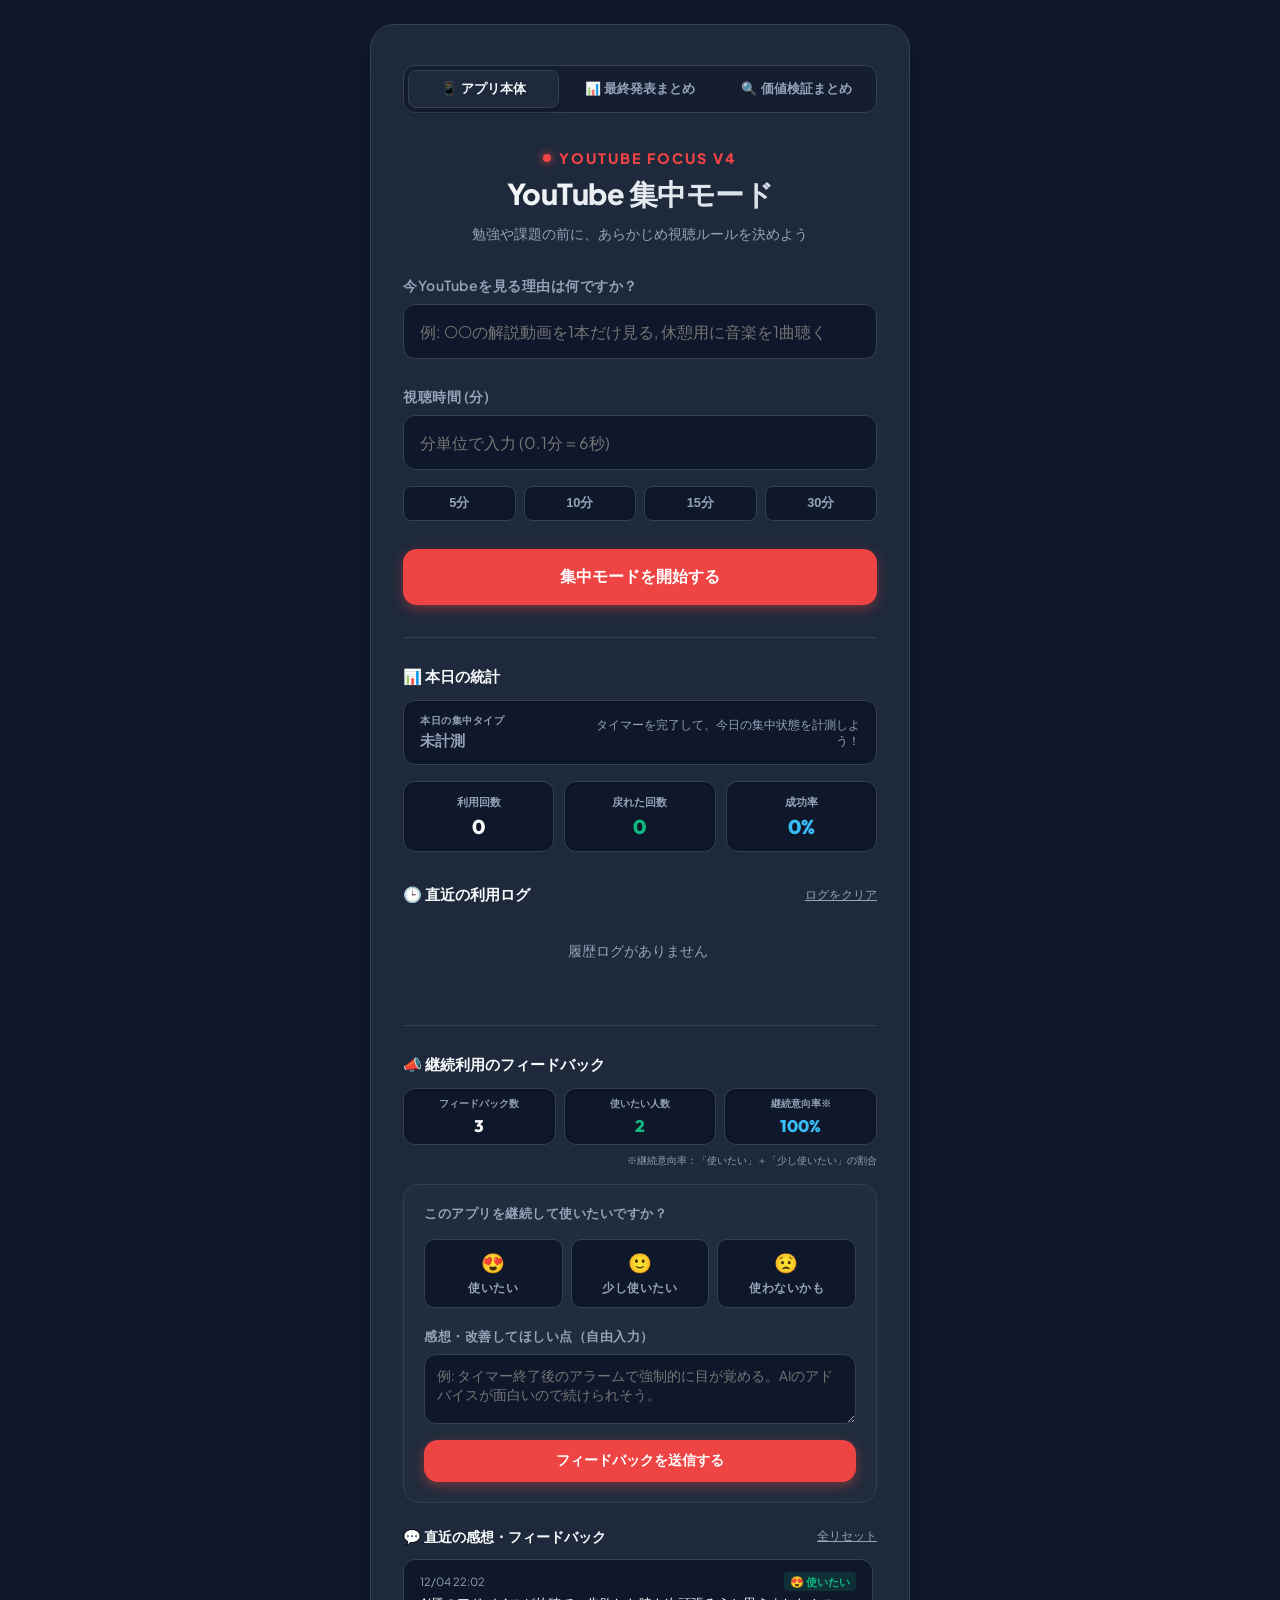
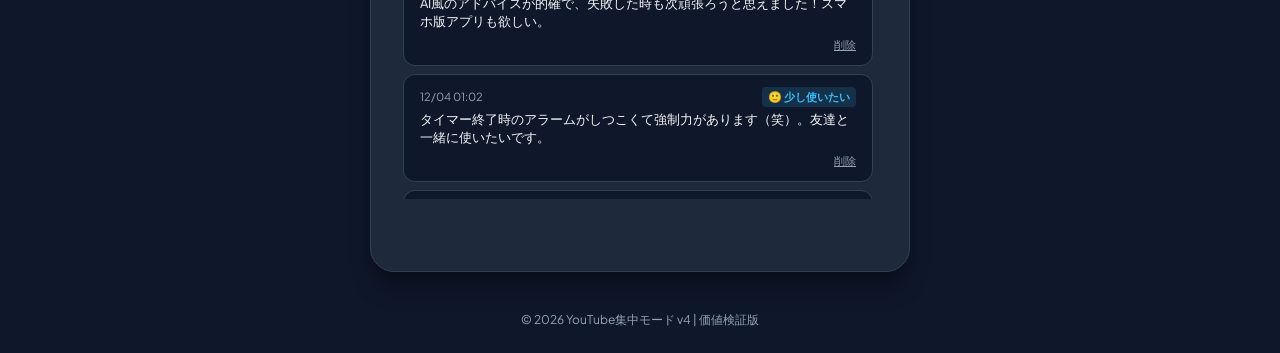
<file: lectures/lecture7/youtube-focus/index.html>
<!DOCTYPE html>
<html lang="ja">
<head>
    <meta charset="UTF-8">
    <meta name="viewport" content="width=device-width, initial-scale=1.0">
    <title>YouTube集中モード v4 | 価値検証版</title>
    <!-- Google Fontsの導入: Outfit と Plus Jakarta Sans -->
    <link rel="preconnect" href="https://fonts.googleapis.com">
    <link rel="preconnect" href="https://fonts.gstatic.com" crossorigin>
    <link href="https://fonts.googleapis.com/css2?family=Plus+Jakarta+Sans:wght@400;600;800&family=Outfit:wght@400;700;900&display=swap" rel="stylesheet">
    <style>
        /* デザインシステム・共通変数 */
        :root {
            --bg-color: #0f172a;        /* スレートダークな背景 */
            --card-bg: #1e293b;         /* やや明るいカード背景 */
            --accent-color: #ef4444;    /* YouTubeを連想させるレッド */
            --accent-glow: rgba(239, 68, 68, 0.4);
            --text-primary: #f8fafc;     /* メインテキスト（白） */
            --text-secondary: #94a3b8;   /* サブテキスト（グレー） */
            --success-color: #10b981;    /* グリーン */
            --border-color: #334155;
            --font-sans: 'Plus Jakarta Sans', 'Segoe UI', Roboto, sans-serif;
            --font-timer: 'Outfit', sans-serif;
        }

        * {
            box-sizing: border-box;
            margin: 0;
            padding: 0;
        }

        body {
            background-color: var(--bg-color);
            color: var(--text-primary);
            font-family: var(--font-sans);
            min-height: 100vh;
            display: flex;
            flex-direction: column;
            align-items: center;
            justify-content: center;
            padding: 1.5rem;
            overflow-x: hidden;
        }

        /* アプリ全体のコンテナ */
        .app-container {
            width: 100%;
            max-width: 540px;           /* 540pxに拡張し、表示バランスを維持 */
            background: var(--card-bg);
            border: 1px solid var(--border-color);
            border-radius: 24px;
            padding: 2.5rem 2rem;
            box-shadow: 0 20px 25px -5px rgba(0, 0, 0, 0.3), 0 10px 10px -5px rgba(0, 0, 0, 0.2);
            transition: all 0.5s cubic-bezier(0.4, 0, 0.2, 1);
            position: relative;
        }

        /* アプリヘッダー */
        header {
            text-align: center;
            margin-bottom: 2rem;
        }

        .logo {
            display: inline-flex;
            align-items: center;
            gap: 8px;
            font-size: 0.9rem;
            font-weight: 800;
            text-transform: uppercase;
            letter-spacing: 2px;
            color: var(--accent-color);
            margin-bottom: 0.5rem;
        }

        .logo-dot {
            width: 8px;
            height: 8px;
            background-color: var(--accent-color);
            border-radius: 50%;
            box-shadow: 0 0 8px var(--accent-color);
        }

        h1 {
            font-size: 1.8rem;
            font-weight: 800;
            letter-spacing: -0.5px;
            background: linear-gradient(135deg, #fff 0%, #cbd5e1 100%);
            -webkit-background-clip: text;
            -webkit-text-fill-color: transparent;
        }

        .subtitle {
            font-size: 0.875rem;
            color: var(--text-secondary);
            margin-top: 0.5rem;
        }

        /* タブメニュー */
        .tab-container {
            display: flex;
            gap: 6px;
            margin-bottom: 2rem;
            background: rgba(15, 23, 42, 0.6);
            padding: 4px;
            border-radius: 12px;
            border: 1px solid var(--border-color);
        }

        .tab-btn {
            flex: 1;
            padding: 0.6rem 0.2rem;
            border: 1px solid transparent;
            border-radius: 8px;
            background: transparent;
            color: var(--text-secondary);
            font-size: 0.8rem;
            font-weight: 700;
            cursor: pointer;
            transition: all 0.2s ease;
            display: flex;
            align-items: center;
            justify-content: center;
            gap: 4px;
        }

        .tab-btn:hover {
            color: var(--text-primary);
        }

        .tab-btn.active {
            background-color: var(--card-bg);
            color: var(--text-primary);
            border-color: var(--border-color);
            box-shadow: 0 4px 6px -1px rgba(0, 0, 0, 0.2);
        }

        /* フォームグループ */
        .form-group {
            margin-bottom: 1.75rem;
            display: flex;
            flex-direction: column;
            gap: 0.5rem;
        }

        label {
            font-size: 0.875rem;
            font-weight: 600;
            color: var(--text-secondary);
            letter-spacing: 0.5px;
        }

        input[type="text"],
        input[type="number"] {
            width: 100%;
            background-color: #0f172a;
            border: 1.5px solid var(--border-color);
            border-radius: 12px;
            padding: 1rem;
            color: var(--text-primary);
            font-family: var(--font-sans);
            font-size: 1rem;
            transition: all 0.3s;
        }

        input[type="text"]:focus,
        input[type="number"]:focus {
            outline: none;
            border-color: var(--accent-color);
            box-shadow: 0 0 0 3px var(--accent-glow);
        }

        /* クイック選択時間ボタン */
        .quick-time-presets {
            display: grid;
            grid-template-columns: repeat(4, 1fr);
            gap: 8px;
            margin-top: 0.5rem;
        }

        .preset-btn {
            background-color: #0f172a;
            border: 1px solid var(--border-color);
            border-radius: 8px;
            padding: 0.5rem;
            color: var(--text-secondary);
            font-size: 0.8rem;
            font-weight: 600;
            cursor: pointer;
            transition: all 0.2s;
        }

        .preset-btn:hover {
            color: var(--text-primary);
            border-color: var(--text-secondary);
        }

        .preset-btn.active {
            background-color: var(--accent-color);
            color: #fff;
            border-color: var(--accent-color);
            box-shadow: 0 0 10px var(--accent-glow);
        }

        /* アクションボタン */
        .btn {
            width: 100%;
            background-color: var(--accent-color);
            color: #fff;
            border: none;
            border-radius: 14px;
            padding: 1.1rem;
            font-size: 1rem;
            font-weight: 700;
            cursor: pointer;
            transition: all 0.3s cubic-bezier(0.4, 0, 0.2, 1);
            display: flex;
            align-items: center;
            justify-content: center;
            gap: 8px;
            box-shadow: 0 4px 12px var(--accent-glow);
        }

        .btn:hover {
            transform: translateY(-2px);
            box-shadow: 0 6px 20px var(--accent-glow);
            filter: brightness(1.1);
        }

        .btn:active {
            transform: translateY(0);
        }

        .btn-secondary {
            background-color: transparent;
            border: 1.5px solid var(--border-color);
            color: var(--text-secondary);
            box-shadow: none;
        }

        .btn-secondary:hover {
            background-color: rgba(255, 255, 255, 0.05);
            border-color: var(--text-secondary);
            color: var(--text-primary);
            box-shadow: none;
        }

        /* カウントダウン表示画面 (初期非表示) */
        .timer-screen {
            display: none;
            text-align: center;
            animation: fadeIn 0.4s ease-out forwards;
        }

        .timer-reason-box {
            background-color: #0f172a;
            border-left: 4px solid var(--accent-color);
            padding: 1rem;
            border-radius: 8px;
            text-align: left;
            margin-bottom: 2rem;
        }

        .timer-reason-label {
            font-size: 0.75rem;
            color: var(--text-secondary);
            text-transform: uppercase;
            letter-spacing: 1px;
            margin-bottom: 4px;
        }

        .timer-reason-text {
            font-size: 1rem;
            font-weight: 600;
            color: var(--text-primary);
            word-break: break-all;
        }

        /* タイマーの数値 */
        .timer-display {
            font-family: var(--font-timer);
            font-size: 5.5rem;
            font-weight: 900;
            line-height: 1;
            margin: 2rem 0;
            letter-spacing: -2px;
            background: linear-gradient(180deg, #ffffff 0%, #cbd5e1 100%);
            -webkit-background-clip: text;
            -webkit-text-fill-color: transparent;
            text-shadow: 0 4px 20px rgba(255, 255, 255, 0.05);
        }

        /* タイマーコントロール */
        .control-buttons {
            display: flex;
            gap: 12px;
            margin-top: 2rem;
        }

        /* 終了（Time's up）画面 */
        .finish-screen {
            display: none;
            text-align: center;
            animation: pulse-alert 2s infinite ease-in-out, fadeIn 0.5s ease-out forwards;
        }

        .finish-icon {
            font-size: 4rem;
            margin-bottom: 1rem;
            display: inline-block;
            animation: bounce 1s infinite alternate;
        }

        .finish-title {
            font-size: 2rem;
            font-weight: 800;
            color: var(--accent-color);
            margin-bottom: 1rem;
            text-shadow: 0 0 10px var(--accent-glow);
        }

        .finish-message {
            color: var(--text-secondary);
            font-size: 1rem;
            line-height: 1.6;
            margin-bottom: 2rem;
        }

        .reason-review {
            background: rgba(239, 68, 68, 0.1);
            border: 1px dashed var(--accent-color);
            border-radius: 12px;
            padding: 1rem;
            margin-bottom: 2rem;
            text-align: center;
        }

        .reason-review p {
            font-size: 0.9rem;
            color: var(--text-secondary);
            margin-bottom: 4px;
        }

        .reason-review strong {
            font-size: 1.1rem;
            color: var(--text-primary);
            word-break: break-all;
        }

        /* 振り返りフィードバックエリア */
        .feedback-box {
            background: rgba(255, 255, 255, 0.02);
            border: 1px solid var(--border-color);
            border-radius: 16px;
            padding: 1.5rem;
            margin-bottom: 2rem;
            transition: all 0.3s;
        }

        .feedback-buttons {
            display: flex;
            gap: 12px;
        }

        /* オシャレなフィードバック選択ボタン */
        .feedback-options {
            display: grid;
            grid-template-columns: repeat(3, 1fr);
            gap: 8px;
            margin-top: 0.5rem;
        }

        .option-label {
            display: block;
            cursor: pointer;
            text-align: center;
        }

        .option-label input[type="radio"] {
            display: none;
        }

        .opt-btn {
            padding: 0.6rem 0.2rem;
            border: 1.5px solid var(--border-color);
            border-radius: 10px;
            font-size: 0.78rem;
            font-weight: 700;
            color: var(--text-secondary);
            background-color: #0f172a;
            transition: all 0.2s;
            display: flex;
            flex-direction: column;
            align-items: center;
            gap: 4px;
        }

        .opt-btn:hover {
            border-color: var(--text-secondary);
            color: var(--text-primary);
        }

        .option-label input[type="radio"]:checked + .opt-btn {
            border-color: #38bdf8;
            background-color: rgba(56, 189, 248, 0.1);
            color: var(--text-primary);
            box-shadow: 0 0 8px rgba(56, 189, 248, 0.2);
        }

        .option-label input[type="radio"][value="want"]:checked + .opt-btn {
            border-color: var(--success-color);
            background-color: rgba(16, 185, 129, 0.1);
            box-shadow: 0 0 8px rgba(16, 185, 129, 0.2);
        }

        .option-label input[type="radio"][value="not_really"]:checked + .opt-btn {
            border-color: var(--accent-color);
            background-color: rgba(239, 68, 68, 0.1);
            box-shadow: 0 0 8px rgba(239, 68, 68, 0.2);
        }

        /* 統計 & ログスタイル */
        .logs-section {
            margin-top: 2rem;
            border-top: 1px solid var(--border-color);
            padding-top: 1.75rem;
        }

        .stats-grid {
            display: grid;
            grid-template-columns: repeat(3, 1fr);
            gap: 10px;
            margin-bottom: 1rem;
        }

        .stat-card {
            background-color: #0f172a;
            border: 1px solid var(--border-color);
            border-radius: 12px;
            padding: 0.75rem;
            text-align: center;
            box-shadow: inset 0 2px 4px rgba(0, 0, 0, 0.2);
        }

        .stat-label {
            font-size: 0.7rem;
            color: var(--text-secondary);
            font-weight: 600;
        }

        .stat-val {
            font-size: 1.25rem;
            font-weight: 800;
            color: var(--text-primary);
            margin-top: 4px;
            font-family: var(--font-timer);
        }

        .log-item {
            background-color: #0f172a;
            border: 1px solid var(--border-color);
            border-radius: 12px;
            padding: 0.75rem 1rem;
            display: flex;
            justify-content: space-between;
            align-items: center;
            margin-bottom: 8px;
            transition: border-color 0.2s, background-color 0.2s;
        }

        .log-item:hover {
            border-color: #475569;
            background-color: #131d35;
        }

        .log-info {
            display: flex;
            flex-direction: column;
            gap: 4px;
            min-width: 0;
            flex-grow: 1;
            padding-right: 12px;
        }

        .log-meta {
            display: flex;
            align-items: center;
            gap: 8px;
        }

        .log-date {
            font-size: 0.7rem;
            color: var(--text-secondary);
            font-family: var(--font-timer);
        }

        .log-duration {
            font-size: 0.75rem;
            font-weight: 700;
            color: #38bdf8;
            background: rgba(56, 189, 248, 0.1);
            padding: 1px 6px;
            border-radius: 4px;
            font-family: var(--font-timer);
        }

        .log-reason {
            font-size: 0.85rem;
            color: var(--text-primary);
            overflow: hidden;
            text-overflow: ellipsis;
            white-space: nowrap;
        }

        .log-ai-advice {
            font-size: 0.72rem;
            color: #38bdf8;
            margin-top: 4px;
            border-top: 1px dashed rgba(255, 255, 255, 0.05);
            padding-top: 4px;
            display: flex;
            align-items: center;
            gap: 4px;
        }

        .log-action {
            display: flex;
            align-items: center;
            gap: 12px;
            flex-shrink: 0;
        }

        .delete-single-btn {
            background: transparent;
            border: none;
            color: var(--text-secondary);
            font-size: 1.25rem;
            cursor: pointer;
            display: flex;
            align-items: center;
            justify-content: center;
            width: 24px;
            height: 24px;
            border-radius: 50%;
            transition: all 0.2s;
            line-height: 1;
        }

        .delete-single-btn:hover {
            background-color: rgba(239, 68, 68, 0.15);
            color: var(--accent-color);
        }

        #logsList, #feedbackList {
            max-height: 240px;
            overflow-y: auto;
            padding-right: 4px;
        }

        /* スクロールバーのカスタマイズ */
        #logsList::-webkit-scrollbar, #feedbackList::-webkit-scrollbar {
            width: 6px;
        }
        #logsList::-webkit-scrollbar-track, #feedbackList::-webkit-scrollbar-track {
            background: #0f172a;
            border-radius: 4px;
        }
        #logsList::-webkit-scrollbar-thumb, #feedbackList::-webkit-scrollbar-thumb {
            background: var(--border-color);
            border-radius: 4px;
        }
        #logsList::-webkit-scrollbar-thumb:hover, #feedbackList::-webkit-scrollbar-thumb:hover {
            background: var(--text-secondary);
        }

        /* 発表用まとめスライドセクションのスタイル */
        .presentation-container {
            display: none;
            animation: fadeIn 0.4s ease-out forwards;
        }

        .pres-card {
            background: rgba(255, 255, 255, 0.02);
            border: 1px solid var(--border-color);
            border-radius: 16px;
            padding: 1.5rem;
            margin-bottom: 1.5rem;
        }

        .pres-title {
            font-size: 1.1rem;
            font-weight: 800;
            color: #38bdf8;
            margin-bottom: 1rem;
            display: flex;
            align-items: center;
            gap: 8px;
            border-bottom: 1.5px solid var(--border-color);
            padding-bottom: 0.5rem;
        }

        .pres-list {
            list-style: none;
            display: flex;
            flex-direction: column;
            gap: 10px;
        }

        .pres-list li {
            font-size: 0.85rem;
            line-height: 1.5;
            color: var(--text-primary);
            position: relative;
            padding-left: 20px;
        }

        .pres-list li::before {
            content: "✦";
            position: absolute;
            left: 0;
            color: var(--accent-color);
            font-weight: 900;
        }

        /* フッター */
        footer {
            margin-top: 2.5rem;
            text-align: center;
            font-size: 0.75rem;
            color: var(--text-secondary);
        }

        footer a {
            color: var(--text-secondary);
            text-decoration: underline;
            transition: color 0.2s;
        }

        footer a:hover {
            color: var(--text-primary);
        }

        /* アニメーション定義 */
        @keyframes fadeIn {
            from { opacity: 0; transform: translateY(10px); }
            to { opacity: 1; transform: translateY(0); }
        }

        @keyframes bounce {
            from { transform: translateY(0); }
            to { transform: translateY(-10px); }
        }

        @keyframes pulse-alert {
            0%, 100% { box-shadow: 0 20px 25px -5px rgba(0, 0, 0, 0.3), 0 0 0 0 rgba(239, 68, 68, 0.2); }
            50% { box-shadow: 0 20px 25px -5px rgba(0, 0, 0, 0.3), 0 0 25px 5px rgba(239, 68, 68, 0.3); border-color: rgba(239, 68, 68, 0.5); }
        }

        .danger-timer {
            animation: text-danger 1s infinite alternate;
        }

        @keyframes text-danger {
            from { filter: drop-shadow(0 0 2px rgba(239, 68, 68, 0.2)); }
            to { filter: drop-shadow(0 0 12px rgba(239, 68, 68, 0.8)); color: #ff8a8a; }
        }

        /* 感想吹き出し表示 */
        .comment-bubble {
            background-color: #0f172a;
            border: 1px solid var(--border-color);
            border-radius: 12px;
            padding: 0.75rem 1rem;
            margin-bottom: 8px;
            font-size: 0.82rem;
            line-height: 1.4;
        }
        
        .comment-bubble-meta {
            display: flex;
            justify-content: space-between;
            align-items: center;
            margin-bottom: 4px;
            font-size: 0.7rem;
            color: var(--text-secondary);
        }

        .rating-badge {
            font-weight: 700;
            padding: 2px 6px;
            border-radius: 4px;
            font-size: 0.7rem;
        }

        .rating-want {
            background-color: rgba(16, 185, 129, 0.15);
            color: var(--success-color);
        }

        .rating-somewhat {
            background-color: rgba(56, 189, 248, 0.15);
            color: #38bdf8;
        }

        .rating-not_really {
            background-color: rgba(239, 68, 68, 0.15);
            color: var(--accent-color);
        }
    </style>
</head>
<body>

    <div class="app-container" id="appCard">
        
        <!-- 上部ナビゲーションタブ (タイマー稼働中以外に表示) -->
        <div class="tab-container" id="navigationTabs">
            <button class="tab-btn active" id="tabAppBtn" onclick="switchTab('app')">
                📱 アプリ本体
            </button>
            <button class="tab-btn" id="tabPresBtn" onclick="switchTab('presentation')">
                📊 最終発表まとめ
            </button>
            <button class="tab-btn" id="tabValBtn" onclick="switchTab('validation')">
                🔍 価値検証まとめ
            </button>
        </div>

        <!-- ========================================================
             A. アプリ画面
             ======================================================== -->
        <div id="appView">
            
            <!-- 1. 入力設定画面 -->
            <div id="setupScreen">
                <header>
                     <div class="logo">
                        <span class="logo-dot"></span>
                        YouTube Focus v4
                    </div>
                    <h1>YouTube 集中モード</h1>
                    <p class="subtitle">勉強や課題の前に、あらかじめ視聴ルールを決めよう</p>
                </header>

                <!-- 🤖 AIふりかえりフィードバックエリア (直近タイマー終了後に表示) -->
                <div id="aiFeedbackBox" style="display: none; background: linear-gradient(135deg, rgba(56, 189, 248, 0.08) 0%, rgba(16, 185, 129, 0.08) 100%); border: 1.5px solid var(--border-color); border-radius: 16px; padding: 1.25rem; margin-bottom: 2rem; animation: fadeIn 0.4s ease-out forwards;">
                    <div style="display: flex; align-items: center; justify-content: space-between; margin-bottom: 0.6rem;">
                        <div style="display: flex; align-items: center; gap: 8px;">
                            <span style="font-size: 1.25rem;">🤖</span>
                            <h3 style="font-size: 0.9rem; font-weight: 800; color: #38bdf8;">AIアドバイザーの振り返り</h3>
                        </div>
                        <button onclick="closeAiFeedback()" style="background: transparent; border: none; color: var(--text-secondary); cursor: pointer; font-size: 1rem; line-height: 1;">×</button>
                    </div>
                    <p id="aiFeedbackText" style="font-size: 0.82rem; line-height: 1.6; color: var(--text-primary);">---</p>
                </div>

                <form id="focusForm" onsubmit="startFocusTimer(event)">
                    <!-- 理由入力 -->
                    <div class="form-group">
                        <label for="watchReason">今YouTubeを見る理由は何ですか？</label>
                        <input type="text" id="watchReason" placeholder="例: ○○の解説動画を1本だけ見る, 休憩用に音楽を1曲聴く" required autocomplete="off">
                    </div>

                    <!-- 時間設定 -->
                    <div class="form-group">
                        <label for="watchDuration">視聴時間 (分)</label>
                        <input type="number" id="watchDuration" min="0.1" max="180" step="0.1" placeholder="分単位で入力 (0.1分＝6秒)" required>
                        <!-- クイックプリセット -->
                        <div class="quick-time-presets">
                            <button type="button" class="preset-btn" onclick="setPreset(5)">5分</button>
                            <button type="button" class="preset-btn" onclick="setPreset(10)">10分</button>
                            <button type="button" class="preset-btn" onclick="setPreset(15)">15分</button>
                            <button type="button" class="preset-btn" onclick="setPreset(30)">30分</button>
                        </div>
                    </div>

                    <!-- スタートボタン -->
                    <button type="submit" class="btn" style="margin-top: 1rem;">
                        集中モードを開始する
                    </button>
                </form>

                <!-- 📊 統計と 🕒 履歴ログセクション -->
                <div class="logs-section">
                    
                    <!-- 統計パネル -->
                    <div class="stats-container" style="margin-bottom: 2rem;">
                        <h3 style="font-size: 0.95rem; font-weight: 700; color: var(--text-primary); margin-bottom: 0.75rem; display: flex; align-items: center; gap: 8px;">
                            📊 本日の統計
                        </h3>

                        <!-- 診断された集中タイプカード -->
                        <div id="focusTypeCard" style="background-color: #0f172a; border: 1px solid var(--border-color); border-radius: 12px; padding: 0.75rem 1rem; margin-bottom: 1rem; display: flex; align-items: center; justify-content: space-between; box-shadow: inset 0 2px 4px rgba(0, 0, 0, 0.2);">
                            <div>
                                <div style="font-size: 0.65rem; color: var(--text-secondary); font-weight: 600; text-transform: uppercase; letter-spacing: 0.5px;">本日の集中タイプ</div>
                                <div id="focusTypeVal" style="font-size: 0.95rem; font-weight: 800; color: var(--text-primary); margin-top: 2px;">未計測</div>
                            </div>
                            <div id="focusTypeDesc" style="font-size: 0.72rem; color: var(--text-secondary); text-align: right; max-width: 60%; line-height: 1.35;">
                                タイマーを終了して今日のタイプを診断しよう！
                            </div>
                        </div>

                        <div class="stats-grid">
                            <div class="stat-card">
                                <div class="stat-label">利用回数</div>
                                <div id="statTotal" class="stat-val">0</div>
                            </div>
                            <div class="stat-card">
                                <div class="stat-label">戻れた回数</div>
                                <div id="statSuccess" class="stat-val" style="color: var(--success-color);">0</div>
                            </div>
                            <div class="stat-card">
                                <div class="stat-label">成功率</div>
                                <div id="statRate" class="stat-val" style="color: #38bdf8;">0%</div>
                            </div>
                        </div>
                    </div>

                    <!-- 履歴ログ一覧 -->
                    <div class="history-container" style="margin-bottom: 2.5rem;">
                        <div style="display: flex; justify-content: space-between; align-items: center; margin-bottom: 0.75rem;">
                            <h3 style="font-size: 0.95rem; font-weight: 700; color: var(--text-primary); display: flex; align-items: center; gap: 8px;">
                                🕒 直近の利用ログ
                            </h3>
                            <button id="clearLogsBtn" onclick="clearAllLogs()" style="background: transparent; border: none; color: var(--text-secondary); font-size: 0.75rem; cursor: pointer; text-decoration: underline; transition: color 0.2s;">
                                ログをクリア
                            </button>
                        </div>
                        <div id="logsList">
                            <!-- JavaScriptで動的に生成 -->
                        </div>
                    </div>

                    <!-- 📣 継続意向フィードバック入力（常時表示用） -->
                    <div class="feedback-input-container" style="border-top: 1px solid var(--border-color); padding-top: 1.75rem; margin-bottom: 2rem;">
                        <h3 style="font-size: 0.95rem; font-weight: 700; color: var(--text-primary); margin-bottom: 0.75rem; display: flex; align-items: center; gap: 8px;">
                            📣 継続利用のフィードバック
                        </h3>
                        
                        <!-- 簡易フィードバック統計 -->
                        <div class="stats-grid" style="grid-template-columns: repeat(3, 1fr); margin-bottom: 1rem; gap: 8px;">
                            <div class="stat-card" style="padding: 0.5rem;">
                                <div class="stat-label" style="font-size: 0.6rem;">フィードバック数</div>
                                <div id="fbTotalStat" class="stat-val" style="font-size: 1.05rem;">0</div>
                            </div>
                            <div class="stat-card" style="padding: 0.5rem;">
                                <div class="stat-label" style="font-size: 0.6rem;">使いたい人数</div>
                                <div id="fbWantStat" class="stat-val" style="font-size: 1.05rem; color: var(--success-color);">0</div>
                            </div>
                            <div class="stat-card" style="padding: 0.5rem;">
                                <div class="stat-label" style="font-size: 0.6rem;">継続意向率※</div>
                                <div id="fbRateStat" class="stat-val" style="font-size: 1.05rem; color: #38bdf8;">0%</div>
                            </div>
                        </div>
                        <p style="font-size: 0.65rem; color: var(--text-secondary); margin-top: -0.5rem; margin-bottom: 1rem; text-align: right;">※継続意向率：「使いたい」＋「少し使いたい」の割合</p>

                        <div class="pres-card" style="background: rgba(255, 255, 255, 0.01); padding: 1.25rem; margin-bottom: 1.5rem; border-color: var(--border-color);">
                            <form id="feedbackForm" onsubmit="submitFeedback(event, 'main')">
                                <div class="form-group" style="margin-bottom: 1.25rem;">
                                    <label style="font-size: 0.8rem;">このアプリを継続して使いたいですか？</label>
                                    <div class="feedback-options">
                                        <label class="option-label">
                                            <input type="radio" name="rating" value="want" required>
                                            <div class="opt-btn">
                                                <span style="font-size: 1.2rem;">😍</span>
                                                <span>使いたい</span>
                                            </div>
                                        </label>
                                        <label class="option-label">
                                            <input type="radio" name="rating" value="somewhat">
                                            <div class="opt-btn">
                                                <span style="font-size: 1.2rem;">🙂</span>
                                                <span>少し使いたい</span>
                                            </div>
                                        </label>
                                        <label class="option-label">
                                            <input type="radio" name="rating" value="not_really">
                                            <div class="opt-btn">
                                                <span style="font-size: 1.2rem;">😟</span>
                                                <span>使わないかも</span>
                                            </div>
                                        </label>
                                    </div>
                                </div>
                                <div class="form-group" style="margin-bottom: 1rem;">
                                    <label for="feedbackComment" style="font-size: 0.8rem;">感想・改善してほしい点（自由入力）</label>
                                    <textarea id="feedbackComment" placeholder="例: タイマー終了後のアラームで強制的に目が覚める。AIのアドバイスが面白いので続けられそう。" style="width: 100%; min-height: 70px; background-color: #0f172a; border: 1.5px solid var(--border-color); border-radius: 12px; padding: 0.75rem; color: var(--text-primary); font-family: var(--font-sans); font-size: 0.85rem; resize: vertical; transition: all 0.3s;"></textarea>
                                </div>
                                <button type="submit" class="btn" style="padding: 0.75rem; font-size: 0.85rem;">フィードバックを送信する</button>
                            </form>
                        </div>

                        <!-- 履歴フィードバック一覧 -->
                        <div class="history-container">
                            <div style="display: flex; justify-content: space-between; align-items: center; margin-bottom: 0.75rem;">
                                <h3 style="font-size: 0.9rem; font-weight: 700; color: var(--text-primary); display: flex; align-items: center; gap: 6px;">
                                    💬 直近の感想・フィードバック
                                </h3>
                                <button onclick="clearAllFeedbacks()" style="background: transparent; border: none; color: var(--text-secondary); font-size: 0.75rem; cursor: pointer; text-decoration: underline; transition: color 0.2s;">
                                    全リセット
                                </button>
                            </div>
                            <div id="feedbackList">
                                <!-- JavaScriptで動的に生成 -->
                            </div>
                        </div>

                    </div>
                </div>
            </div>

            <!-- 2. タイマー画面 -->
            <div id="timerScreen" class="timer-screen">
                <header>
                    <div class="logo">
                        <span class="logo-dot" style="animation: bounce 1s infinite alternate;"></span>
                        Focusing
                    </div>
                    <h1>タイマー作動中</h1>
                </header>

                <!-- 理由の常時表示（自己抑制効果） -->
                <div class="timer-reason-box">
                    <div class="timer-reason-label">あなたの約束</div>
                    <div class="timer-reason-text" id="activeReason">---</div>
                </div>

                <!-- 時間表示 -->
                <div class="timer-display" id="timeRemaining">00:00</div>

                <!-- 操作ボタン -->
                <div class="control-buttons">
                    <button id="pauseBtn" class="btn btn-secondary" onclick="togglePause()">
                        一時停止
                    </button>
                    <button class="btn btn-secondary" onclick="resetTimer()">
                        あきらめてリセット
                    </button>
                </div>
            </div>

            <!-- 3. タイマー終了画面 -->
            <div id="finishScreen" class="finish-screen">
                <span class="finish-icon">⚠️</span>
                <h2 class="finish-title">そろそろ作業に戻ろう</h2>
                
                <div class="reason-review">
                    <p>当初の視聴理由</p>
                    <strong id="finishedReason">---</strong>
                </div>

                <p class="finish-message">
                    約束の時間になりました。<br>
                    YouTubeのタブを閉じて、本来の作業に戻りましょう！
                </p>

                <!-- ステップ1：作業に戻れたか？ -->
                <div class="feedback-box" id="step1FeedbackBox">
                    <p style="font-size: 0.95rem; font-weight: 700; margin-bottom: 1rem; color: var(--text-primary);">
                        すぐに作業に戻れましたか？
                    </p>
                    <div class="feedback-buttons">
                        <button class="btn" onclick="logFocusResultAndNext(true)" style="background-color: var(--success-color); box-shadow: 0 4px 12px rgba(16, 185, 129, 0.3);">
                            👍 戻れた！ (成功)
                        </button>
                        <button class="btn" onclick="logFocusResultAndNext(false)" style="background-color: var(--accent-color); box-shadow: 0 4px 12px rgba(239, 68, 68, 0.3);">
                            👎 戻れなかった (失敗)
                        </button>
                    </div>
                </div>

                <!-- ステップ2：継続利用意向フィードバックフォーム (ステップ1終了後に切り替え) -->
                <div class="feedback-box" id="step2FeedbackBox" style="display: none;">
                    <p style="font-size: 0.95rem; font-weight: 700; margin-bottom: 0.5rem; color: var(--text-primary);">
                        このアプリを継続して使いたいですか？
                    </p>
                    <p style="font-size: 0.75rem; color: var(--text-secondary); margin-bottom: 1rem;">
                        よろしければ価値検証へのご協力をお願いします
                    </p>
                    <form id="timerFeedbackForm" onsubmit="submitFeedback(event, 'timer')">
                        <div class="feedback-options" style="margin-bottom: 1.25rem;">
                            <label class="option-label">
                                <input type="radio" name="ratingTimer" value="want" required>
                                <div class="opt-btn">
                                    <span style="font-size: 1.2rem;">😍</span>
                                    <span>使いたい</span>
                                </div>
                            </label>
                            <label class="option-label">
                                <input type="radio" name="ratingTimer" value="somewhat">
                                <div class="opt-btn">
                                    <span style="font-size: 1.2rem;">🙂</span>
                                    <span>少し使いたい</span>
                                </div>
                            </label>
                            <label class="option-label">
                                <input type="radio" name="ratingTimer" value="not_really">
                                <div class="opt-btn">
                                    <span style="font-size: 1.2rem;">😟</span>
                                    <span>使わないかも</span>
                                </div>
                            </label>
                        </div>
                        <div class="form-group" style="text-align: left; margin-bottom: 1.25rem;">
                            <label for="timerFeedbackComment" style="font-size: 0.8rem; color: var(--text-secondary);">感想・改善案（自由入力）</label>
                            <textarea id="timerFeedbackComment" placeholder="例: タイマー終了画面からすぐにフィードバックができるのが良い。" style="width: 100%; min-height: 60px; background-color: #0f172a; border: 1.5px solid var(--border-color); border-radius: 12px; padding: 0.5rem 0.75rem; color: var(--text-primary); font-family: var(--font-sans); font-size: 0.8rem; resize: vertical; margin-top: 0.25rem;"></textarea>
                        </div>
                        <div style="display: flex; gap: 8px;">
                            <button type="button" class="btn btn-secondary" onclick="resetTimer()" style="flex: 1; padding: 0.75rem; font-size: 0.85rem;">スキップ</button>
                            <button type="submit" class="btn" style="flex: 2; padding: 0.75rem; font-size: 0.85rem; margin-top: 0;">送信して戻る</button>
                        </div>
                    </form>
                </div>
            </div>
        </div>

        <!-- ========================================================
             B. 最終発表まとめスライド画面
             ======================================================== -->
        <div id="presentationView" class="presentation-container">
            <header>
                <div class="logo">
                    <span class="logo-dot" style="background-color: #38bdf8; box-shadow: 0 0 8px #38bdf8;"></span>
                    Presentation
                </div>
                <h1>最終発表まとめ</h1>
                <p class="subtitle">YouTube集中モードの設計・進化・未来</p>
            </header>

            <!-- 1. 解決したいバグとターゲット -->
            <div class="pres-card">
                <h3 class="pres-title">🚨 解決したい社会（学生）バグ</h3>
                <ul class="pres-list">
                    <li><strong>バグの内容:</strong> 「勉強や課題をやるつもりだったのに、解説動画を1本見るつもりが、いつの間にかおすすめ動画をループして数時間を浪費するバグ」</li>
                    <li><strong>対象ユーザー:</strong> 課題締切やテスト勉強を控えており、自律的に勉強したいのにスマホやPCのYouTubeの誘惑に勝てない学生</li>
                </ul>
            </div>

            <!-- 2. バージョンごとの進化 -->
            <div class="pres-card">
                <h3 class="pres-title">📈 プロトタイプのステップアップ</h3>
                <ul class="pres-list">
                    <li><strong>v1 (基本タイマー):</strong> 「視聴理由」の宣言とカウントダウンによる警告音。見る目的を意識化させる基礎設計。</li>
                    <li><strong>v2 (ログ保存):</strong> 終了後の「作業に戻れたか？」の振り返り記録。`localStorage` と連携し、今日の成功率や履歴ログを可視化。</li>
                    <li><strong>v3 (AI分析とプレゼン化):</strong> 理由・結果・成功率から最適化された「AI風ふりかえりコメント」の生成、集中状態の「タイプ診断」、および発表資料の統合。</li>
                    <li><strong>v4 (価値検証版 - 本Ver):</strong> アプリを第三者に触ってもらい継続利用意向を測る「フィードバック機能」と「価値検証まとめセクション」を導入。</li>
                </ul>
            </div>

            <!-- 3. 今後追加したい機能のロードマップ -->
            <div class="pres-card">
                <h3 class="pres-title">🔮 今後追加したい未来ロードマップ</h3>
                <ul class="pres-list">
                    <li><strong>本物のLLM (Gemini API 等) 連携:</strong> ユーザーとAIが「YouTubeを見すぎた言い訳」について対話し、より柔軟でパーソナライズされた行動変容を促す。</li>
                    <li><strong>ブラウザ拡張機能 (Extension) 連携:</strong> 時間終了時に実際にYouTubeのタブを強制クローズする、物理ブロック機能の実装。</li>
                    <li><strong>友達とのピアプレッシャー共有:</strong> Discordなどのコミュニティに今日の成功率を自動投稿し、友達同士で集中力を監視・高め合う仕組み。</li>
                </ul>
            </div>
        </div>

        <!-- ========================================================
             C. 価値検証まとめスライド画面
             ======================================================== -->
        <div id="validationView" class="presentation-container">
            <header>
                <div class="logo">
                    <span class="logo-dot" style="background-color: var(--success-color); box-shadow: 0 0 8px var(--success-color);"></span>
                    Validation
                </div>
                <h1>価値検証まとめ</h1>
                <p class="subtitle">実際のユーザーフィードバックに基づく評価</p>
            </header>

            <!-- 1. 想定ユーザー -->
            <div class="pres-card">
                <h3 class="pres-title">👤 想定ユーザー (Target)</h3>
                <ul class="pres-list">
                    <li>勉強や課題に取り組む予定がある学生</li>
                    <li>YouTubeを勉強の参考（または息抜き）に見始めるが、誘惑に負けてダラダラ見続けてしまう人</li>
                </ul>
            </div>

            <!-- 2. 検証したい問い -->
            <div class="pres-card">
                <h3 class="pres-title">❓ 検証したい問い (Hypothesis)</h3>
                <ul class="pres-list">
                    <li>「見る理由と時間」を事前宣言させ、事後に「戻れたか」を自己申告させること、およびAIによる寄り添いフィードバックを提供することで、自律的な誘惑の制御が促され、<strong>『このアプリを継続して使いたい』</strong> とユーザーは思うか？</li>
                </ul>
            </div>

            <!-- 3. 得られた感想 (動的に反映) -->
            <div class="pres-card">
                <h3 class="pres-title">💬 得られた感想・フィードバック (Feedback)</h3>
                <div id="valFeedbackComments" style="max-height: 250px; overflow-y: auto; padding-right: 4px;">
                    <!-- 動的に感想が表示される -->
                </div>
            </div>

            <!-- 4. 次に改善したいこと -->
            <div class="pres-card">
                <h3 class="pres-title">🚀 次に改善したいこと (Next Action)</h3>
                <ul class="pres-list">
                    <li><strong>ブラウザ拡張機能との連携:</strong> 時間終了時に自動的にYouTubeタブを物理的に閉じる機能。</li>
                    <li><strong>AI対話アドバイザーの本格実装:</strong> 言い訳をするユーザーに対し、Gemini等を用いてコーチング風に優しく対話する機能。</li>
                    <li><strong>フレンド機能:</strong> 同時進行で集中している友人を可視化し、離脱時に通知が行くピアプレッシャーの仕組み。</li>
                </ul>
            </div>
        </div>

    </div>

    <footer>
        &copy; 2026 YouTube集中モード v4 | 価値検証版
    </footer>

    <script>
        // グローバル変数
        let timerInterval = null;
        let totalSeconds = 0;
        let isPaused = false;
        let audioContext = null;
        let beepInterval = null;

        // デモ用初期フィードバックデータ
        const defaultFeedbacks = [
            {
                id: "default_1",
                timestamp: new Date(Date.now() - 86400000 * 2).toISOString(),
                rating: "want",
                comment: "YouTubeを見る理由を宣言することで、本当に今見るべきか立ち止まることができました！継続したいです。"
            },
            {
                id: "default_2",
                timestamp: new Date(Date.now() - 86400000).toISOString(),
                rating: "somewhat",
                comment: "タイマー終了時のアラームがしつこくて強制力があります（笑）。友達と一緒に使いたいです。"
            },
            {
                id: "default_3",
                timestamp: new Date(Date.now() - 3600000 * 3).toISOString(),
                rating: "want",
                comment: "AI風のアドバイスが的確で、失敗した時も次頑張ろうと思えました！スマホ版アプリも欲しい。"
            }
        ];

        // タブ切り替え
        function switchTab(tabName) {
            const appView = document.getElementById('appView');
            const presentationView = document.getElementById('presentationView');
            const validationView = document.getElementById('validationView');
            const tabAppBtn = document.getElementById('tabAppBtn');
            const tabPresBtn = document.getElementById('tabPresBtn');
            const tabValBtn = document.getElementById('tabValBtn');
            
            // 全非表示
            appView.style.display = 'none';
            presentationView.style.display = 'none';
            validationView.style.display = 'none';
            tabAppBtn.classList.remove('active');
            tabPresBtn.classList.remove('active');
            tabValBtn.classList.remove('active');

            if (tabName === 'app') {
                appView.style.display = 'block';
                tabAppBtn.classList.add('active');
            } else if (tabName === 'presentation') {
                presentationView.style.display = 'block';
                tabPresBtn.classList.add('active');
            } else if (tabName === 'validation') {
                validationView.style.display = 'block';
                tabValBtn.classList.add('active');
                renderValidationView(); // 動的感想表示の更新
            }
        }

        // プリセットボタンの設定
        function setPreset(minutes) {
            document.getElementById('watchDuration').value = minutes;
            
            // アクティブクラスの切り替え
            const presets = document.querySelectorAll('.preset-btn');
            presets.forEach(btn => btn.classList.remove('active'));
            
            // クリックされたボタンをアクティブに
            if (window.event) {
                window.event.target.classList.add('active');
            }
        }

        // タイマー開始処理
        function startFocusTimer(e) {
            e.preventDefault();

            const reason = document.getElementById('watchReason').value.trim();
            const minutes = parseFloat(document.getElementById('watchDuration').value);

            if (!reason || isNaN(minutes) || minutes <= 0) return;

            // 表示エレメントに反映
            document.getElementById('activeReason').textContent = reason;
            document.getElementById('finishedReason').textContent = reason;
            
            totalSeconds = Math.round(minutes * 60);
            updateTimerDisplay();

            // 画面切り替え
            document.getElementById('setupScreen').style.display = 'none';
            document.getElementById('timerScreen').style.display = 'block';
            document.getElementById('finishScreen').style.display = 'none';

            // タイマー稼働中はナビゲーションタブを非表示にして集中させる
            document.getElementById('navigationTabs').style.display = 'none';

            // 音声用AudioContextの初期設定
            initAudio();

            // カウントダウン開始
            isPaused = false;
            startInterval();
        }

        // インターバルの開始
        function startInterval() {
            if (timerInterval) clearInterval(timerInterval);
            timerInterval = setInterval(() => {
                if (!isPaused) {
                    totalSeconds--;
                    updateTimerDisplay();

                    if (totalSeconds <= 0) {
                        clearInterval(timerInterval);
                        triggerFinish();
                    }
                }
            }, 1000);
        }

        // タイマー表示の更新
        function updateTimerDisplay() {
            const minutes = Math.floor(totalSeconds / 60);
            const seconds = totalSeconds % 60;
            
            const displayStr = 
                `${String(minutes).padStart(2, '0')}:${String(seconds).padStart(2, '0')}`;
            
            const timerEl = document.getElementById('timeRemaining');
            timerEl.textContent = displayStr;

            // 残り1分(60秒)未満になったら赤く光る警告エフェクトを追加
            if (totalSeconds < 60) {
                timerEl.classList.add('danger-timer');
            } else {
                timerEl.classList.remove('danger-timer');
            }
        }

        // 一時停止・再開のトグル
        function togglePause() {
            isPaused = !isPaused;
            const pauseBtn = document.getElementById('pauseBtn');
            if (isPaused) {
                pauseBtn.textContent = '再開';
                pauseBtn.classList.remove('btn-secondary');
                pauseBtn.style.backgroundColor = 'var(--success-color)';
                pauseBtn.style.color = '#fff';
            } else {
                pauseBtn.textContent = '一時停止';
                pauseBtn.classList.add('btn-secondary');
                pauseBtn.style.backgroundColor = '';
                pauseBtn.style.color = '';
            }
        }

        // 一時非表示用
        function closeAiFeedback() {
            document.getElementById('aiFeedbackBox').style.display = 'none';
        }

        // リセット・初期化
        function resetTimer() {
            clearInterval(timerInterval);
            stopAlarm();
            
            // 状態リセット
            totalSeconds = 0;
            isPaused = false;
            
            // フォームリセット
            document.getElementById('focusForm').reset();
            const presets = document.querySelectorAll('.preset-btn');
            presets.forEach(btn => btn.classList.remove('active'));

            // 一時停止ボタンのテキスト復元
            const pauseBtn = document.getElementById('pauseBtn');
            pauseBtn.textContent = '一時停止';
            pauseBtn.classList.add('btn-secondary');
            pauseBtn.style.backgroundColor = '';
            pauseBtn.style.color = '';

            // タイマー警告色解除
            document.getElementById('timeRemaining').classList.remove('danger-timer');

            // ナビゲーションタブの再表示
            document.getElementById('navigationTabs').style.display = 'flex';

            // 振り返りステップリセット
            document.getElementById('step1FeedbackBox').style.display = 'block';
            document.getElementById('step2FeedbackBox').style.display = 'none';
            document.getElementById('timerFeedbackForm').reset();

            // 画面切り替え
            document.getElementById('setupScreen').style.display = 'block';
            document.getElementById('timerScreen').style.display = 'none';
            document.getElementById('finishScreen').style.display = 'none';
        }

        // 時間終了時（Time's up）の処理
        function triggerFinish() {
            document.getElementById('timerScreen').style.display = 'none';
            document.getElementById('finishScreen').style.display = 'block';
            
            // アラーム音開始
            playAlarm();
        }

        // Web Audio API の初期化
        function initAudio() {
            try {
                window.AudioContext = window.AudioContext || window.webkitAudioContext;
                audioContext = new AudioContext();
            } catch (e) {
                console.error("Web Audio API に対応していません。");
            }
        }

        // アラーム音の再生
        function playAlarm() {
            if (!audioContext) return;
            
            beepInterval = setInterval(() => {
                playBeepSound();
            }, 1500);
            
            playBeepSound();
        }

        // ビープ音
        function playBeepSound() {
            if (!audioContext || audioContext.state === 'suspended') {
                audioContext.resume();
            }

            try {
                const osc1 = audioContext.createOscillator();
                const gain1 = audioContext.createGain();
                osc1.type = 'sine';
                osc1.frequency.setValueAtTime(880, audioContext.currentTime);
                gain1.gain.setValueAtTime(0.1, audioContext.currentTime);
                gain1.gain.exponentialRampToValueAtTime(0.01, audioContext.currentTime + 0.15);
                osc1.connect(gain1);
                gain1.connect(audioContext.destination);
                osc1.start();
                osc1.stop(audioContext.currentTime + 0.15);

                setTimeout(() => {
                    const osc2 = audioContext.createOscillator();
                    const gain2 = audioContext.createGain();
                    osc2.type = 'sine';
                    osc2.frequency.setValueAtTime(880, audioContext.currentTime);
                    gain2.gain.setValueAtTime(0.1, audioContext.currentTime);
                    gain2.gain.exponentialRampToValueAtTime(0.01, audioContext.currentTime + 0.15);
                    osc2.connect(gain2);
                    gain2.connect(audioContext.destination);
                    osc2.start();
                    osc2.stop(audioContext.currentTime + 0.15);
                }, 180);

            } catch (error) {
                console.error("オーディオ再生エラー:", error);
            }
        }

        // アラーム音の停止
        function stopAlarm() {
            if (beepInterval) {
                clearInterval(beepInterval);
                beepInterval = null;
            }
        }

        /* ==========================================================
           v3 AIふりかえり・診断・ログロジック
           ========================================================== */

        // AI風コメントの生成ロジック (ルールベースでパラメータによる動的変更)
        function generateAIComment(reason, duration, success, todayRate) {
            const lowerReason = reason.toLowerCase();
            const isStudy = /勉強|学習|解説|講座|授業|テスト|本|読書|英単語|プログラミング|コード|実装|課題|宿題|レポート/i.test(lowerReason);
            const isEntertainment = /アニメ|ゲーム|実況|バラエティ|映画|ドラマ|音楽|bgm|曲|歌|歌枠|vtuber|雑談|ダラダラ|暇つぶし/i.test(lowerReason);

            let text = "";

            if (success) {
                if (isStudy) {
                    text = `素晴らしい！学習用の動画をサッと視聴してすぐに勉強に戻れましたね。その自己管理能力は本物です。今日の調子なら、この後の課題もサクサク進むはず！`;
                } else if (isEntertainment) {
                    text = `見事なセルフコントロールです！お気に入りのエンタメ動画でしっかりリフレッシュし、時間通りに作業に戻れました。メリハリのある素晴らしい時間の使い方です。`;
                } else {
                    text = `約束を守って無事作業に戻れましたね！その調子です。少しの休憩が脳を活性化させます。この高い集中力を維持して、作業に取り組みましょう！`;
                }

                if (todayRate >= 80) {
                    text += ` 今日は成功率 ${todayRate}% と絶好調！「超集中状態」をしっかり維持できています。`;
                }
            } else {
                if (isStudy) {
                    text = `勉強のための視聴でしたが、少し長引いてしまったようですね。動画に関連する他の動画に誘惑されていませんか？次回は「1動画だけ」と決めて画面を全画面にするなど、関連動画を遮断するのがおすすめです。`;
                } else if (isEntertainment) {
                    text = `エンタメ動画の魅力に引きずられてしまいましたね。YouTubeのアルゴリズムは強力です！次は「視聴時間を5分短くする」か、タイマーを「0.1分（6秒）」にして自制心のトレーニングから始めてみましょう。`;
                } else {
                    text = `ついついダラダラ見続けてしまったのですね。自分を責める必要はありません！YouTubeは引き止めるプロです。次はブラウザの別タブでタイマーを開くのではなく、YouTubeを見るタブの隣に並べておきましょう。`;
                }

                if (todayRate < 50 && todayRate > 0) {
                    text += ` 今日の成功率が ${todayRate}% と少し下がり気味です。脳が疲れているサインかもしれないので、思い切って15分ほど目を休めるなど、デジタルデトックスの休憩を取りましょう。`;
                }
            }
            return text;
        }

        // 各ログ項目に埋め込む簡易AIアドバイス
        function getShortAIAdvice(reason, success) {
            const lowerReason = reason.toLowerCase();
            const isStudy = /勉強|学習|解説|講座|授業|テスト|本|読書|英単語|プログラミング|コード|実装|課題|宿題|レポート/i.test(lowerReason);

            if (success) {
                return isStudy ? "🎯 学習用のスマートな視聴！素晴らしいです。" : "👌 メリハリのあるリフレッシュ大成功！";
            } else {
                return isStudy ? "⚠️ 勉強動画でも関連動画の誘惑に注意！" : "🛑 おすすめ動画が出たらすぐにタブを閉じよう！";
            }
        }

        // 本日の集中状態からタイプを診断する
        function diagnoseFocusType(todayLogs) {
            if (todayLogs.length === 0) {
                return {
                    type: "未計測",
                    desc: "タイマーを完了して、今日の集中状態を計測しよう！",
                    color: "var(--text-secondary)"
                };
            }

            const total = todayLogs.length;
            const successCount = todayLogs.filter(log => log.success).length;
            const rate = Math.round((successCount / total) * 100);

            if (total >= 3 && rate >= 80) {
                return {
                    type: "🚀 超集中キープ型",
                    desc: "YouTubeの誘惑を完全にコントロールできています。素晴らしい自律性です！",
                    color: "var(--success-color)"
                };
            } else if (total <= 2 && rate === 100) {
                return {
                    type: "✨ 安定スタート型",
                    desc: "必要な分だけYouTubeを利用し、完璧に作業に戻れています。計画的！",
                    color: "#38bdf8"
                };
            } else if (rate >= 50 && rate < 80) {
                return {
                    type: "🔄 リカバリー挑戦型",
                    desc: "誘惑に負けることもありますが、持ち直して戻れています。あと一歩！",
                    color: "#fbbf24"
                };
            } else {
                return {
                    type: "⚠️ 脱線注意型",
                    desc: "動画のダラダラ視聴が続いています。視聴時間を短くして練習しましょう！",
                    color: "var(--accent-color)"
                };
            }
        }

        // タイマー終了画面から「戻れたか」を記録し、継続フィードバック画面へ進む
        function logFocusResultAndNext(success) {
            // アラーム停止
            stopAlarm();

            const reason = document.getElementById('finishedReason').textContent;
            const duration = parseFloat(document.getElementById('watchDuration').value);
            
            const logEntry = {
                id: Date.now().toString(),
                timestamp: new Date().toISOString(),
                reason: reason,
                duration: duration,
                success: success
            };

            let logs = [];
            try {
                const storedLogs = localStorage.getItem('youtube_focus_logs');
                if (storedLogs) {
                    logs = JSON.parse(storedLogs);
                }
            } catch (e) {
                console.error(e);
            }

            logs.push(logEntry);

            try {
                localStorage.setItem('youtube_focus_logs', JSON.stringify(logs));
            } catch (e) {
                console.error(e);
            }

            // 本日の統計を計算してAIコメントを準備
            const now = new Date();
            const todayStr = `${now.getFullYear()}-${String(now.getMonth() + 1).padStart(2, '0')}-${String(now.getDate()).padStart(2, '0')}`;
            const todayLogs = logs.filter(log => {
                if (!log.timestamp) return false;
                const d = new Date(log.timestamp);
                const dStr = `${d.getFullYear()}-${String(d.getMonth() + 1).padStart(2, '0')}-${String(d.getDate()).padStart(2, '0')}`;
                return dStr === todayStr;
            });
            const total = todayLogs.length;
            const successCount = todayLogs.filter(log => log.success).length;
            const rate = total > 0 ? Math.round((successCount / total) * 100) : 0;

            // AIフィードバックを表示
            const aiComment = generateAIComment(reason, duration, success, rate);
            document.getElementById('aiFeedbackText').textContent = aiComment;
            document.getElementById('aiFeedbackBox').style.display = 'block';

            // UI更新
            updateStatistics();
            renderLogs();

            // ステップ切り替え (継続利用アンケートの表示)
            document.getElementById('step1FeedbackBox').style.display = 'none';
            document.getElementById('step2FeedbackBox').style.display = 'block';
        }

        // 統計情報の更新
        function updateStatistics() {
            let logs = [];
            try {
                const storedLogs = localStorage.getItem('youtube_focus_logs');
                if (storedLogs) {
                    logs = JSON.parse(storedLogs);
                }
            } catch (e) {
                console.error(e);
            }

            const now = new Date();
            const todayStr = `${now.getFullYear()}-${String(now.getMonth() + 1).padStart(2, '0')}-${String(now.getDate()).padStart(2, '0')}`;

            const todayLogs = logs.filter(log => {
                if (!log.timestamp) return false;
                const d = new Date(log.timestamp);
                const dStr = `${d.getFullYear()}-${String(d.getMonth() + 1).padStart(2, '0')}-${String(d.getDate()).padStart(2, '0')}`;
                return dStr === todayStr;
            });

            const total = todayLogs.length;
            const success = todayLogs.filter(log => log.success).length;
            const rate = total > 0 ? Math.round((success / total) * 100) : 0;

            // 統計パネルの更新
            document.getElementById('statTotal').textContent = total;
            document.getElementById('statSuccess').textContent = success;
            document.getElementById('statRate').textContent = `${rate}%`;

            // タイプ診断の更新
            const diagnosis = diagnoseFocusType(todayLogs);
            const focusTypeVal = document.getElementById('focusTypeVal');
            focusTypeVal.textContent = diagnosis.type;
            focusTypeVal.style.color = diagnosis.color;
            document.getElementById('focusTypeDesc').textContent = diagnosis.desc;
        }

        // 履歴ログの表示更新
        function renderLogs() {
            let logs = [];
            try {
                const storedLogs = localStorage.getItem('youtube_focus_logs');
                if (storedLogs) {
                    logs = JSON.parse(storedLogs);
                }
            } catch (e) {
                console.error(e);
            }

            const logsListEl = document.getElementById('logsList');
            logsListEl.innerHTML = '';

            if (logs.length === 0) {
                logsListEl.innerHTML = `<p style="font-size: 0.85rem; color: var(--text-secondary); text-align: center; padding: 1.5rem 0;">履歴ログがありません</p>`;
                return;
            }

            const displayLogs = [...logs].reverse().slice(0, 10);

            displayLogs.forEach(log => {
                const logItem = document.createElement('div');
                logItem.className = 'log-item';

                let dateStr = '不明';
                if (log.timestamp) {
                    const d = new Date(log.timestamp);
                    dateStr = `${String(d.getMonth() + 1).padStart(2, '0')}/${String(d.getDate()).padStart(2, '0')} ${String(d.getHours()).padStart(2, '0')}:${String(d.getMinutes()).padStart(2, '0')}`;
                }

                const resultBadgeText = log.success ? '戻れた' : '戻れず';
                const badgeStyle = log.success
                    ? 'background-color: rgba(16, 185, 129, 0.15); color: var(--success-color); border: 1px solid rgba(16, 185, 129, 0.3);'
                    : 'background-color: rgba(239, 68, 68, 0.15); color: var(--accent-color); border: 1px solid rgba(239, 68, 68, 0.3);';

                logItem.innerHTML = `
                    <div class="log-info">
                        <div class="log-meta">
                            <span class="log-date">${dateStr}</span>
                            <span class="log-duration">${log.duration}分</span>
                        </div>
                        <div class="log-reason" title="${escapeHtml(log.reason)}">理由: ${escapeHtml(log.reason)}</div>
                        <div class="log-ai-advice">
                            <span>🤖</span>
                            <span style="font-style: italic;">${getShortAIAdvice(log.reason, log.success)}</span>
                        </div>
                    </div>
                    <div class="log-action">
                        <span style="font-size: 0.7rem; font-weight: 700; padding: 3px 8px; border-radius: 6px; ${badgeStyle}">${resultBadgeText}</span>
                        <button class="delete-single-btn" onclick="deleteSingleLog('${log.id}')" title="このログを削除">×</button>
                    </div>
                `;
                logsListEl.appendChild(logItem);
            });
        }

        // 個別ログ削除
        function deleteSingleLog(id) {
            if (!confirm('このログを削除してもよろしいですか？')) return;

            let logs = [];
            try {
                const storedLogs = localStorage.getItem('youtube_focus_logs');
                if (storedLogs) {
                    logs = JSON.parse(storedLogs);
                }
            } catch (e) {
                console.error(e);
            }

            const filteredLogs = logs.filter(log => log.id !== id);

            try {
                localStorage.setItem('youtube_focus_logs', JSON.stringify(filteredLogs));
            } catch (e) {
                console.error(e);
            }

            updateStatistics();
            renderLogs();
        }

        // すべてのログをクリア
        function clearAllLogs() {
            if (!confirm('すべてのログを削除してもよろしいですか？\nこの操作は取り消せません。')) return;

            try {
                localStorage.removeItem('youtube_focus_logs');
            } catch (e) {
                console.error(e);
            }

            // AIフィードバック表示も閉じる
            closeAiFeedback();

            updateStatistics();
            renderLogs();
        }


        /* ==========================================================
           v4 フィードバック機能＆価値検証ロジック
           ========================================================== */

        // フィードバックの送信処理
        function submitFeedback(e, source) {
            e.preventDefault();
            
            let rating = "";
            let comment = "";

            if (source === 'main') {
                const ratingEl = document.querySelector('input[name="rating"]:checked');
                rating = ratingEl ? ratingEl.value : "";
                comment = document.getElementById('feedbackComment').value.trim();
            } else if (source === 'timer') {
                const ratingEl = document.querySelector('input[name="ratingTimer"]:checked');
                rating = ratingEl ? ratingEl.value : "";
                comment = document.getElementById('timerFeedbackComment').value.trim();
            }

            if (!rating) return;

            const feedbackEntry = {
                id: "fb_" + Date.now().toString(),
                timestamp: new Date().toISOString(),
                rating: rating,
                comment: comment
            };

            let feedbacks = getStoredFeedbacks();
            feedbacks.push(feedbackEntry);
            saveFeedbacks(feedbacks);

            // 送信完了のアラート
            alert("フィードバックを送信しました。検証へのご協力ありがとうございます！");

            // UIリセット
            if (source === 'main') {
                document.getElementById('feedbackForm').reset();
            }
            
            // 各統計・一覧の更新
            updateFeedbackStatistics();
            renderFeedbacks();

            if (source === 'timer') {
                resetTimer(); // タイマー画面から送信した場合はメインに戻る
            }
        }

        // フィードバック取得（データが空ならデモ用初期データをセット）
        function getStoredFeedbacks() {
            try {
                const stored = localStorage.getItem('youtube_focus_feedbacks');
                if (stored) {
                    return JSON.parse(stored);
                } else {
                    // 初期表示用
                    localStorage.setItem('youtube_focus_feedbacks', JSON.stringify(defaultFeedbacks));
                    return defaultFeedbacks;
                }
            } catch (e) {
                console.error(e);
                return defaultFeedbacks;
            }
        }

        function saveFeedbacks(feedbacks) {
            try {
                localStorage.setItem('youtube_focus_feedbacks', JSON.stringify(feedbacks));
            } catch (e) {
                console.error(e);
            }
        }

        // フィードバック統計の更新
        function updateFeedbackStatistics() {
            const feedbacks = getStoredFeedbacks();
            const total = feedbacks.length;
            const wantCount = feedbacks.filter(f => f.rating === 'want').length;
            const somewhatCount = feedbacks.filter(f => f.rating === 'somewhat').length;
            
            // 継続意向率 = (使いたい ＋ 少し使いたい) / 全体
            const positiveCount = wantCount + somewhatCount;
            const rate = total > 0 ? Math.round((positiveCount / total) * 100) : 0;

            // UIへの表示
            document.getElementById('fbTotalStat').textContent = total;
            document.getElementById('fbWantStat').textContent = wantCount;
            document.getElementById('fbRateStat').textContent = `${rate}%`;
        }

        // 判定バッジのテキスト変換
        function getRatingLabel(rating) {
            switch(rating) {
                case 'want': return '😍 使いたい';
                case 'somewhat': return '🙂 少し使いたい';
                case 'not_really': return '😟 使わないかも';
                default: return '不明';
            }
        }

        // フィードバック一覧の表示
        function renderFeedbacks() {
            const feedbacks = getStoredFeedbacks();
            const feedbackListEl = document.getElementById('feedbackList');
            feedbackListEl.innerHTML = '';

            if (feedbacks.length === 0) {
                feedbackListEl.innerHTML = `<p style="font-size: 0.85rem; color: var(--text-secondary); text-align: center; padding: 1.5rem 0;">フィードバックはありません</p>`;
                return;
            }

            const displayFeedbacks = [...feedbacks].reverse().slice(0, 5);

            displayFeedbacks.forEach(fb => {
                const item = document.createElement('div');
                item.className = 'comment-bubble';

                let dateStr = '不明';
                if (fb.timestamp) {
                    const d = new Date(fb.timestamp);
                    dateStr = `${String(d.getMonth() + 1).padStart(2, '0')}/${String(d.getDate()).padStart(2, '0')} ${String(d.getHours()).padStart(2, '0')}:${String(d.getMinutes()).padStart(2, '0')}`;
                }

                item.innerHTML = `
                    <div class="comment-bubble-meta">
                        <span>${dateStr}</span>
                        <span class="rating-badge rating-${fb.rating}">${getRatingLabel(fb.rating)}</span>
                    </div>
                    <div style="font-size: 0.8rem; word-break: break-all;">
                        ${fb.comment ? escapeHtml(fb.comment) : '<span style="color: var(--text-secondary); font-style: italic;">コメントなし</span>'}
                    </div>
                    <div style="text-align: right; margin-top: 4px;">
                        <button onclick="deleteSingleFeedback('${fb.id}')" style="background: transparent; border: none; color: var(--text-secondary); font-size: 0.7rem; cursor: pointer; text-decoration: underline;">削除</button>
                    </div>
                `;
                feedbackListEl.appendChild(item);
            });
        }

        // 個別フィードバック削除
        function deleteSingleFeedback(id) {
            if (!confirm('このフィードバックを削除してもよろしいですか？')) return;

            let feedbacks = getStoredFeedbacks();
            const filtered = feedbacks.filter(fb => fb.id !== id);
            saveFeedbacks(filtered);

            updateFeedbackStatistics();
            renderFeedbacks();
            renderValidationView();
        }

        // 全フィードバック削除
        function clearAllFeedbacks() {
            if (!confirm('すべてのフィードバックデータをリセットしますか？\n（デモ用初期データも削除されます）')) return;

            saveFeedbacks([]);
            updateFeedbackStatistics();
            renderFeedbacks();
            renderValidationView();
        }

        // 価値検証ビュー内の感想リスト更新
        function renderValidationView() {
            const feedbacks = getStoredFeedbacks();
            const valCommentsEl = document.getElementById('valFeedbackComments');
            valCommentsEl.innerHTML = '';

            // コメントがあるもののみを抽出
            const commentedFeedbacks = feedbacks.filter(f => f.comment && f.comment.trim() !== '');

            if (commentedFeedbacks.length === 0) {
                valCommentsEl.innerHTML = `<p style="font-size: 0.85rem; color: var(--text-secondary); text-align: center; padding: 1.5rem 0;">まだ具体的な感想はありません。</p>`;
                return;
            }

            commentedFeedbacks.reverse().forEach(fb => {
                const bubble = document.createElement('div');
                bubble.className = 'comment-bubble';
                bubble.style.background = 'rgba(255, 255, 255, 0.01)';
                
                let dateStr = '不明';
                if (fb.timestamp) {
                    const d = new Date(fb.timestamp);
                    dateStr = `${String(d.getMonth() + 1).padStart(2, '0')}/${String(d.getDate()).padStart(2, '0')}`;
                }

                bubble.innerHTML = `
                    <div class="comment-bubble-meta">
                        <span>投稿日: ${dateStr}</span>
                        <span class="rating-badge rating-${fb.rating}">${getRatingLabel(fb.rating)}</span>
                    </div>
                    <div style="font-size: 0.8rem; line-height: 1.4; color: var(--text-primary);">
                        「 ${escapeHtml(fb.comment)} 」
                    </div>
                `;
                valCommentsEl.appendChild(bubble);
            });
        }


        // HTMLエスケープ
        function escapeHtml(str) {
            if (!str) return '';
            return str
                .replace(/&/g, '&amp;')
                .replace(/</g, '&lt;')
                .replace(/>/g, '&gt;')
                .replace(/"/g, '&quot;')
                .replace(/'/g, '&#039;');
        }

        // ページロード時の初期設定
        window.addEventListener('DOMContentLoaded', () => {
            updateStatistics();
            renderLogs();
            updateFeedbackStatistics();
            renderFeedbacks();
        });
    </script>
</body>
</html>
</file>
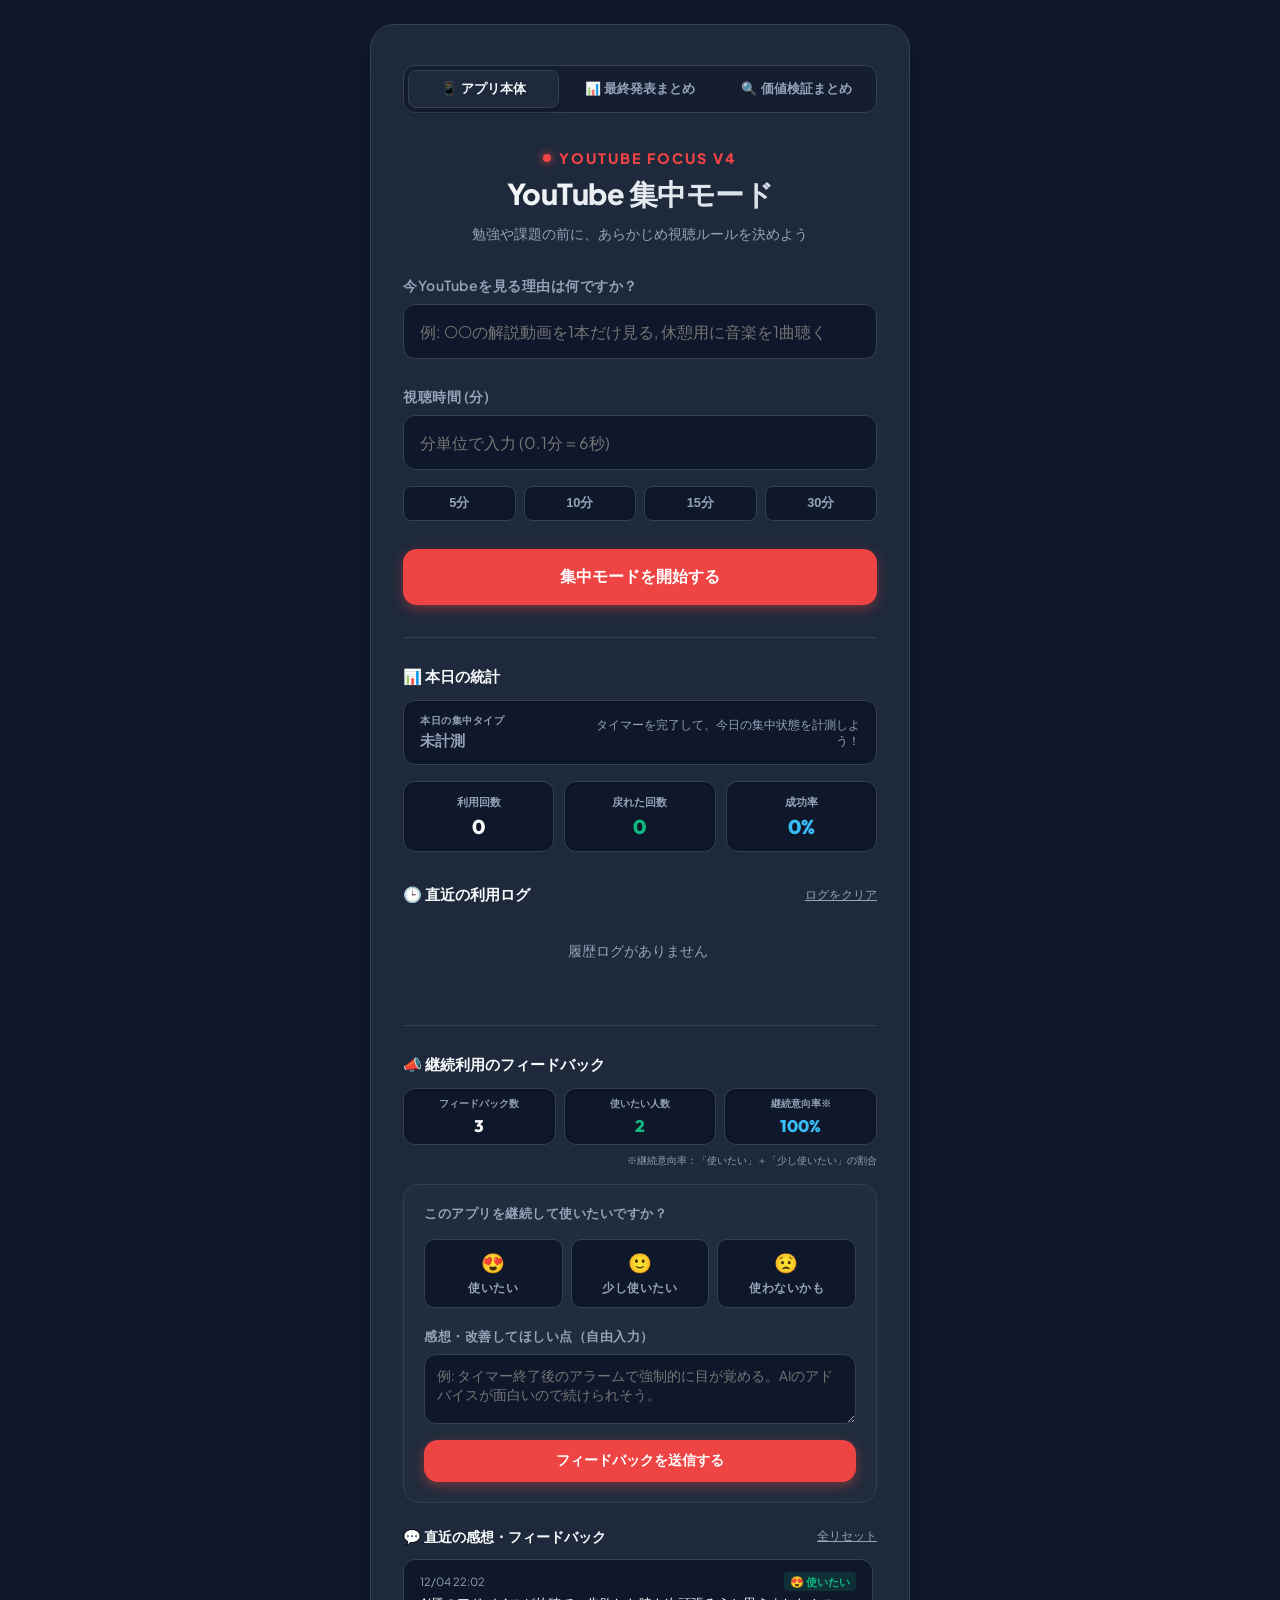
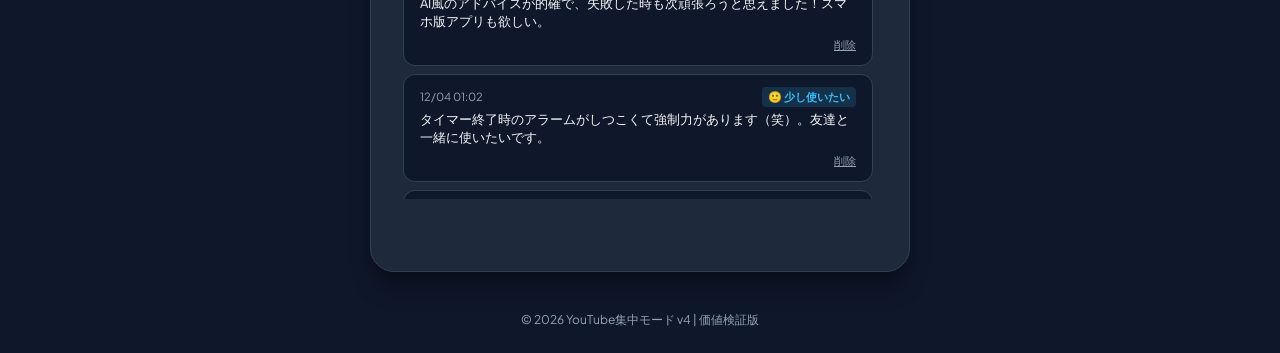
<file: lectures/lecture8/youtube-focus/index.html>
<!DOCTYPE html>
<html lang="ja">
<head>
    <meta charset="UTF-8">
    <meta name="viewport" content="width=device-width, initial-scale=1.0">
    <title>YouTube集中モード v4 | 価値検証版</title>
    <!-- Google Fontsの導入: Outfit と Plus Jakarta Sans -->
    <link rel="preconnect" href="https://fonts.googleapis.com">
    <link rel="preconnect" href="https://fonts.gstatic.com" crossorigin>
    <link href="https://fonts.googleapis.com/css2?family=Plus+Jakarta+Sans:wght@400;600;800&family=Outfit:wght@400;700;900&display=swap" rel="stylesheet">
    <style>
        /* デザインシステム・共通変数 */
        :root {
            --bg-color: #0f172a;        /* スレートダークな背景 */
            --card-bg: #1e293b;         /* やや明るいカード背景 */
            --accent-color: #ef4444;    /* YouTubeを連想させるレッド */
            --accent-glow: rgba(239, 68, 68, 0.4);
            --text-primary: #f8fafc;     /* メインテキスト（白） */
            --text-secondary: #94a3b8;   /* サブテキスト（グレー） */
            --success-color: #10b981;    /* グリーン */
            --border-color: #334155;
            --font-sans: 'Plus Jakarta Sans', 'Segoe UI', Roboto, sans-serif;
            --font-timer: 'Outfit', sans-serif;
        }

        * {
            box-sizing: border-box;
            margin: 0;
            padding: 0;
        }

        body {
            background-color: var(--bg-color);
            color: var(--text-primary);
            font-family: var(--font-sans);
            min-height: 100vh;
            display: flex;
            flex-direction: column;
            align-items: center;
            justify-content: center;
            padding: 1.5rem;
            overflow-x: hidden;
        }

        /* アプリ全体のコンテナ */
        .app-container {
            width: 100%;
            max-width: 540px;           /* 540pxに拡張し、表示バランスを維持 */
            background: var(--card-bg);
            border: 1px solid var(--border-color);
            border-radius: 24px;
            padding: 2.5rem 2rem;
            box-shadow: 0 20px 25px -5px rgba(0, 0, 0, 0.3), 0 10px 10px -5px rgba(0, 0, 0, 0.2);
            transition: all 0.5s cubic-bezier(0.4, 0, 0.2, 1);
            position: relative;
        }

        /* アプリヘッダー */
        header {
            text-align: center;
            margin-bottom: 2rem;
        }

        .logo {
            display: inline-flex;
            align-items: center;
            gap: 8px;
            font-size: 0.9rem;
            font-weight: 800;
            text-transform: uppercase;
            letter-spacing: 2px;
            color: var(--accent-color);
            margin-bottom: 0.5rem;
        }

        .logo-dot {
            width: 8px;
            height: 8px;
            background-color: var(--accent-color);
            border-radius: 50%;
            box-shadow: 0 0 8px var(--accent-color);
        }

        h1 {
            font-size: 1.8rem;
            font-weight: 800;
            letter-spacing: -0.5px;
            background: linear-gradient(135deg, #fff 0%, #cbd5e1 100%);
            -webkit-background-clip: text;
            -webkit-text-fill-color: transparent;
        }

        .subtitle {
            font-size: 0.875rem;
            color: var(--text-secondary);
            margin-top: 0.5rem;
        }

        /* タブメニュー */
        .tab-container {
            display: flex;
            gap: 6px;
            margin-bottom: 2rem;
            background: rgba(15, 23, 42, 0.6);
            padding: 4px;
            border-radius: 12px;
            border: 1px solid var(--border-color);
        }

        .tab-btn {
            flex: 1;
            padding: 0.6rem 0.2rem;
            border: 1px solid transparent;
            border-radius: 8px;
            background: transparent;
            color: var(--text-secondary);
            font-size: 0.8rem;
            font-weight: 700;
            cursor: pointer;
            transition: all 0.2s ease;
            display: flex;
            align-items: center;
            justify-content: center;
            gap: 4px;
        }

        .tab-btn:hover {
            color: var(--text-primary);
        }

        .tab-btn.active {
            background-color: var(--card-bg);
            color: var(--text-primary);
            border-color: var(--border-color);
            box-shadow: 0 4px 6px -1px rgba(0, 0, 0, 0.2);
        }

        /* フォームグループ */
        .form-group {
            margin-bottom: 1.75rem;
            display: flex;
            flex-direction: column;
            gap: 0.5rem;
        }

        label {
            font-size: 0.875rem;
            font-weight: 600;
            color: var(--text-secondary);
            letter-spacing: 0.5px;
        }

        input[type="text"],
        input[type="number"] {
            width: 100%;
            background-color: #0f172a;
            border: 1.5px solid var(--border-color);
            border-radius: 12px;
            padding: 1rem;
            color: var(--text-primary);
            font-family: var(--font-sans);
            font-size: 1rem;
            transition: all 0.3s;
        }

        input[type="text"]:focus,
        input[type="number"]:focus {
            outline: none;
            border-color: var(--accent-color);
            box-shadow: 0 0 0 3px var(--accent-glow);
        }

        /* クイック選択時間ボタン */
        .quick-time-presets {
            display: grid;
            grid-template-columns: repeat(4, 1fr);
            gap: 8px;
            margin-top: 0.5rem;
        }

        .preset-btn {
            background-color: #0f172a;
            border: 1px solid var(--border-color);
            border-radius: 8px;
            padding: 0.5rem;
            color: var(--text-secondary);
            font-size: 0.8rem;
            font-weight: 600;
            cursor: pointer;
            transition: all 0.2s;
        }

        .preset-btn:hover {
            color: var(--text-primary);
            border-color: var(--text-secondary);
        }

        .preset-btn.active {
            background-color: var(--accent-color);
            color: #fff;
            border-color: var(--accent-color);
            box-shadow: 0 0 10px var(--accent-glow);
        }

        /* アクションボタン */
        .btn {
            width: 100%;
            background-color: var(--accent-color);
            color: #fff;
            border: none;
            border-radius: 14px;
            padding: 1.1rem;
            font-size: 1rem;
            font-weight: 700;
            cursor: pointer;
            transition: all 0.3s cubic-bezier(0.4, 0, 0.2, 1);
            display: flex;
            align-items: center;
            justify-content: center;
            gap: 8px;
            box-shadow: 0 4px 12px var(--accent-glow);
        }

        .btn:hover {
            transform: translateY(-2px);
            box-shadow: 0 6px 20px var(--accent-glow);
            filter: brightness(1.1);
        }

        .btn:active {
            transform: translateY(0);
        }

        .btn-secondary {
            background-color: transparent;
            border: 1.5px solid var(--border-color);
            color: var(--text-secondary);
            box-shadow: none;
        }

        .btn-secondary:hover {
            background-color: rgba(255, 255, 255, 0.05);
            border-color: var(--text-secondary);
            color: var(--text-primary);
            box-shadow: none;
        }

        /* カウントダウン表示画面 (初期非表示) */
        .timer-screen {
            display: none;
            text-align: center;
            animation: fadeIn 0.4s ease-out forwards;
        }

        .timer-reason-box {
            background-color: #0f172a;
            border-left: 4px solid var(--accent-color);
            padding: 1rem;
            border-radius: 8px;
            text-align: left;
            margin-bottom: 2rem;
        }

        .timer-reason-label {
            font-size: 0.75rem;
            color: var(--text-secondary);
            text-transform: uppercase;
            letter-spacing: 1px;
            margin-bottom: 4px;
        }

        .timer-reason-text {
            font-size: 1rem;
            font-weight: 600;
            color: var(--text-primary);
            word-break: break-all;
        }

        /* タイマーの数値 */
        .timer-display {
            font-family: var(--font-timer);
            font-size: 5.5rem;
            font-weight: 900;
            line-height: 1;
            margin: 2rem 0;
            letter-spacing: -2px;
            background: linear-gradient(180deg, #ffffff 0%, #cbd5e1 100%);
            -webkit-background-clip: text;
            -webkit-text-fill-color: transparent;
            text-shadow: 0 4px 20px rgba(255, 255, 255, 0.05);
        }

        /* タイマーコントロール */
        .control-buttons {
            display: flex;
            gap: 12px;
            margin-top: 2rem;
        }

        /* 終了（Time's up）画面 */
        .finish-screen {
            display: none;
            text-align: center;
            animation: pulse-alert 2s infinite ease-in-out, fadeIn 0.5s ease-out forwards;
        }

        .finish-icon {
            font-size: 4rem;
            margin-bottom: 1rem;
            display: inline-block;
            animation: bounce 1s infinite alternate;
        }

        .finish-title {
            font-size: 2rem;
            font-weight: 800;
            color: var(--accent-color);
            margin-bottom: 1rem;
            text-shadow: 0 0 10px var(--accent-glow);
        }

        .finish-message {
            color: var(--text-secondary);
            font-size: 1rem;
            line-height: 1.6;
            margin-bottom: 2rem;
        }

        .reason-review {
            background: rgba(239, 68, 68, 0.1);
            border: 1px dashed var(--accent-color);
            border-radius: 12px;
            padding: 1rem;
            margin-bottom: 2rem;
            text-align: center;
        }

        .reason-review p {
            font-size: 0.9rem;
            color: var(--text-secondary);
            margin-bottom: 4px;
        }

        .reason-review strong {
            font-size: 1.1rem;
            color: var(--text-primary);
            word-break: break-all;
        }

        /* 振り返りフィードバックエリア */
        .feedback-box {
            background: rgba(255, 255, 255, 0.02);
            border: 1px solid var(--border-color);
            border-radius: 16px;
            padding: 1.5rem;
            margin-bottom: 2rem;
            transition: all 0.3s;
        }

        .feedback-buttons {
            display: flex;
            gap: 12px;
        }

        /* オシャレなフィードバック選択ボタン */
        .feedback-options {
            display: grid;
            grid-template-columns: repeat(3, 1fr);
            gap: 8px;
            margin-top: 0.5rem;
        }

        .option-label {
            display: block;
            cursor: pointer;
            text-align: center;
        }

        .option-label input[type="radio"] {
            display: none;
        }

        .opt-btn {
            padding: 0.6rem 0.2rem;
            border: 1.5px solid var(--border-color);
            border-radius: 10px;
            font-size: 0.78rem;
            font-weight: 700;
            color: var(--text-secondary);
            background-color: #0f172a;
            transition: all 0.2s;
            display: flex;
            flex-direction: column;
            align-items: center;
            gap: 4px;
        }

        .opt-btn:hover {
            border-color: var(--text-secondary);
            color: var(--text-primary);
        }

        .option-label input[type="radio"]:checked + .opt-btn {
            border-color: #38bdf8;
            background-color: rgba(56, 189, 248, 0.1);
            color: var(--text-primary);
            box-shadow: 0 0 8px rgba(56, 189, 248, 0.2);
        }

        .option-label input[type="radio"][value="want"]:checked + .opt-btn {
            border-color: var(--success-color);
            background-color: rgba(16, 185, 129, 0.1);
            box-shadow: 0 0 8px rgba(16, 185, 129, 0.2);
        }

        .option-label input[type="radio"][value="not_really"]:checked + .opt-btn {
            border-color: var(--accent-color);
            background-color: rgba(239, 68, 68, 0.1);
            box-shadow: 0 0 8px rgba(239, 68, 68, 0.2);
        }

        /* 統計 & ログスタイル */
        .logs-section {
            margin-top: 2rem;
            border-top: 1px solid var(--border-color);
            padding-top: 1.75rem;
        }

        .stats-grid {
            display: grid;
            grid-template-columns: repeat(3, 1fr);
            gap: 10px;
            margin-bottom: 1rem;
        }

        .stat-card {
            background-color: #0f172a;
            border: 1px solid var(--border-color);
            border-radius: 12px;
            padding: 0.75rem;
            text-align: center;
            box-shadow: inset 0 2px 4px rgba(0, 0, 0, 0.2);
        }

        .stat-label {
            font-size: 0.7rem;
            color: var(--text-secondary);
            font-weight: 600;
        }

        .stat-val {
            font-size: 1.25rem;
            font-weight: 800;
            color: var(--text-primary);
            margin-top: 4px;
            font-family: var(--font-timer);
        }

        .log-item {
            background-color: #0f172a;
            border: 1px solid var(--border-color);
            border-radius: 12px;
            padding: 0.75rem 1rem;
            display: flex;
            justify-content: space-between;
            align-items: center;
            margin-bottom: 8px;
            transition: border-color 0.2s, background-color 0.2s;
        }

        .log-item:hover {
            border-color: #475569;
            background-color: #131d35;
        }

        .log-info {
            display: flex;
            flex-direction: column;
            gap: 4px;
            min-width: 0;
            flex-grow: 1;
            padding-right: 12px;
        }

        .log-meta {
            display: flex;
            align-items: center;
            gap: 8px;
        }

        .log-date {
            font-size: 0.7rem;
            color: var(--text-secondary);
            font-family: var(--font-timer);
        }

        .log-duration {
            font-size: 0.75rem;
            font-weight: 700;
            color: #38bdf8;
            background: rgba(56, 189, 248, 0.1);
            padding: 1px 6px;
            border-radius: 4px;
            font-family: var(--font-timer);
        }

        .log-reason {
            font-size: 0.85rem;
            color: var(--text-primary);
            overflow: hidden;
            text-overflow: ellipsis;
            white-space: nowrap;
        }

        .log-ai-advice {
            font-size: 0.72rem;
            color: #38bdf8;
            margin-top: 4px;
            border-top: 1px dashed rgba(255, 255, 255, 0.05);
            padding-top: 4px;
            display: flex;
            align-items: center;
            gap: 4px;
        }

        .log-action {
            display: flex;
            align-items: center;
            gap: 12px;
            flex-shrink: 0;
        }

        .delete-single-btn {
            background: transparent;
            border: none;
            color: var(--text-secondary);
            font-size: 1.25rem;
            cursor: pointer;
            display: flex;
            align-items: center;
            justify-content: center;
            width: 24px;
            height: 24px;
            border-radius: 50%;
            transition: all 0.2s;
            line-height: 1;
        }

        .delete-single-btn:hover {
            background-color: rgba(239, 68, 68, 0.15);
            color: var(--accent-color);
        }

        #logsList, #feedbackList {
            max-height: 240px;
            overflow-y: auto;
            padding-right: 4px;
        }

        /* スクロールバーのカスタマイズ */
        #logsList::-webkit-scrollbar, #feedbackList::-webkit-scrollbar {
            width: 6px;
        }
        #logsList::-webkit-scrollbar-track, #feedbackList::-webkit-scrollbar-track {
            background: #0f172a;
            border-radius: 4px;
        }
        #logsList::-webkit-scrollbar-thumb, #feedbackList::-webkit-scrollbar-thumb {
            background: var(--border-color);
            border-radius: 4px;
        }
        #logsList::-webkit-scrollbar-thumb:hover, #feedbackList::-webkit-scrollbar-thumb:hover {
            background: var(--text-secondary);
        }

        /* 発表用まとめスライドセクションのスタイル */
        .presentation-container {
            display: none;
            animation: fadeIn 0.4s ease-out forwards;
        }

        .pres-card {
            background: rgba(255, 255, 255, 0.02);
            border: 1px solid var(--border-color);
            border-radius: 16px;
            padding: 1.5rem;
            margin-bottom: 1.5rem;
        }

        .pres-title {
            font-size: 1.1rem;
            font-weight: 800;
            color: #38bdf8;
            margin-bottom: 1rem;
            display: flex;
            align-items: center;
            gap: 8px;
            border-bottom: 1.5px solid var(--border-color);
            padding-bottom: 0.5rem;
        }

        .pres-list {
            list-style: none;
            display: flex;
            flex-direction: column;
            gap: 10px;
        }

        .pres-list li {
            font-size: 0.85rem;
            line-height: 1.5;
            color: var(--text-primary);
            position: relative;
            padding-left: 20px;
        }

        .pres-list li::before {
            content: "✦";
            position: absolute;
            left: 0;
            color: var(--accent-color);
            font-weight: 900;
        }

        /* フッター */
        footer {
            margin-top: 2.5rem;
            text-align: center;
            font-size: 0.75rem;
            color: var(--text-secondary);
        }

        footer a {
            color: var(--text-secondary);
            text-decoration: underline;
            transition: color 0.2s;
        }

        footer a:hover {
            color: var(--text-primary);
        }

        /* アニメーション定義 */
        @keyframes fadeIn {
            from { opacity: 0; transform: translateY(10px); }
            to { opacity: 1; transform: translateY(0); }
        }

        @keyframes bounce {
            from { transform: translateY(0); }
            to { transform: translateY(-10px); }
        }

        @keyframes pulse-alert {
            0%, 100% { box-shadow: 0 20px 25px -5px rgba(0, 0, 0, 0.3), 0 0 0 0 rgba(239, 68, 68, 0.2); }
            50% { box-shadow: 0 20px 25px -5px rgba(0, 0, 0, 0.3), 0 0 25px 5px rgba(239, 68, 68, 0.3); border-color: rgba(239, 68, 68, 0.5); }
        }

        .danger-timer {
            animation: text-danger 1s infinite alternate;
        }

        @keyframes text-danger {
            from { filter: drop-shadow(0 0 2px rgba(239, 68, 68, 0.2)); }
            to { filter: drop-shadow(0 0 12px rgba(239, 68, 68, 0.8)); color: #ff8a8a; }
        }

        /* 感想吹き出し表示 */
        .comment-bubble {
            background-color: #0f172a;
            border: 1px solid var(--border-color);
            border-radius: 12px;
            padding: 0.75rem 1rem;
            margin-bottom: 8px;
            font-size: 0.82rem;
            line-height: 1.4;
        }
        
        .comment-bubble-meta {
            display: flex;
            justify-content: space-between;
            align-items: center;
            margin-bottom: 4px;
            font-size: 0.7rem;
            color: var(--text-secondary);
        }

        .rating-badge {
            font-weight: 700;
            padding: 2px 6px;
            border-radius: 4px;
            font-size: 0.7rem;
        }

        .rating-want {
            background-color: rgba(16, 185, 129, 0.15);
            color: var(--success-color);
        }

        .rating-somewhat {
            background-color: rgba(56, 189, 248, 0.15);
            color: #38bdf8;
        }

        .rating-not_really {
            background-color: rgba(239, 68, 68, 0.15);
            color: var(--accent-color);
        }
    </style>
</head>
<body>

    <div class="app-container" id="appCard">
        
        <!-- 上部ナビゲーションタブ (タイマー稼働中以外に表示) -->
        <div class="tab-container" id="navigationTabs">
            <button class="tab-btn active" id="tabAppBtn" onclick="switchTab('app')">
                📱 アプリ本体
            </button>
            <button class="tab-btn" id="tabPresBtn" onclick="switchTab('presentation')">
                📊 最終発表まとめ
            </button>
            <button class="tab-btn" id="tabValBtn" onclick="switchTab('validation')">
                🔍 価値検証まとめ
            </button>
        </div>

        <!-- ========================================================
             A. アプリ画面
             ======================================================== -->
        <div id="appView">
            
            <!-- 1. 入力設定画面 -->
            <div id="setupScreen">
                <header>
                     <div class="logo">
                        <span class="logo-dot"></span>
                        YouTube Focus v4
                    </div>
                    <h1>YouTube 集中モード</h1>
                    <p class="subtitle">勉強や課題の前に、あらかじめ視聴ルールを決めよう</p>
                </header>

                <!-- 🤖 AIふりかえりフィードバックエリア (直近タイマー終了後に表示) -->
                <div id="aiFeedbackBox" style="display: none; background: linear-gradient(135deg, rgba(56, 189, 248, 0.08) 0%, rgba(16, 185, 129, 0.08) 100%); border: 1.5px solid var(--border-color); border-radius: 16px; padding: 1.25rem; margin-bottom: 2rem; animation: fadeIn 0.4s ease-out forwards;">
                    <div style="display: flex; align-items: center; justify-content: space-between; margin-bottom: 0.6rem;">
                        <div style="display: flex; align-items: center; gap: 8px;">
                            <span style="font-size: 1.25rem;">🤖</span>
                            <h3 style="font-size: 0.9rem; font-weight: 800; color: #38bdf8;">AIアドバイザーの振り返り</h3>
                        </div>
                        <button onclick="closeAiFeedback()" style="background: transparent; border: none; color: var(--text-secondary); cursor: pointer; font-size: 1rem; line-height: 1;">×</button>
                    </div>
                    <p id="aiFeedbackText" style="font-size: 0.82rem; line-height: 1.6; color: var(--text-primary);">---</p>
                </div>

                <form id="focusForm" onsubmit="startFocusTimer(event)">
                    <!-- 理由入力 -->
                    <div class="form-group">
                        <label for="watchReason">今YouTubeを見る理由は何ですか？</label>
                        <input type="text" id="watchReason" placeholder="例: ○○の解説動画を1本だけ見る, 休憩用に音楽を1曲聴く" required autocomplete="off">
                    </div>

                    <!-- 時間設定 -->
                    <div class="form-group">
                        <label for="watchDuration">視聴時間 (分)</label>
                        <input type="number" id="watchDuration" min="0.1" max="180" step="0.1" placeholder="分単位で入力 (0.1分＝6秒)" required>
                        <!-- クイックプリセット -->
                        <div class="quick-time-presets">
                            <button type="button" class="preset-btn" onclick="setPreset(5)">5分</button>
                            <button type="button" class="preset-btn" onclick="setPreset(10)">10分</button>
                            <button type="button" class="preset-btn" onclick="setPreset(15)">15分</button>
                            <button type="button" class="preset-btn" onclick="setPreset(30)">30分</button>
                        </div>
                    </div>

                    <!-- スタートボタン -->
                    <button type="submit" class="btn" style="margin-top: 1rem;">
                        集中モードを開始する
                    </button>
                </form>

                <!-- 📊 統計と 🕒 履歴ログセクション -->
                <div class="logs-section">
                    
                    <!-- 統計パネル -->
                    <div class="stats-container" style="margin-bottom: 2rem;">
                        <h3 style="font-size: 0.95rem; font-weight: 700; color: var(--text-primary); margin-bottom: 0.75rem; display: flex; align-items: center; gap: 8px;">
                            📊 本日の統計
                        </h3>

                        <!-- 診断された集中タイプカード -->
                        <div id="focusTypeCard" style="background-color: #0f172a; border: 1px solid var(--border-color); border-radius: 12px; padding: 0.75rem 1rem; margin-bottom: 1rem; display: flex; align-items: center; justify-content: space-between; box-shadow: inset 0 2px 4px rgba(0, 0, 0, 0.2);">
                            <div>
                                <div style="font-size: 0.65rem; color: var(--text-secondary); font-weight: 600; text-transform: uppercase; letter-spacing: 0.5px;">本日の集中タイプ</div>
                                <div id="focusTypeVal" style="font-size: 0.95rem; font-weight: 800; color: var(--text-primary); margin-top: 2px;">未計測</div>
                            </div>
                            <div id="focusTypeDesc" style="font-size: 0.72rem; color: var(--text-secondary); text-align: right; max-width: 60%; line-height: 1.35;">
                                タイマーを終了して今日のタイプを診断しよう！
                            </div>
                        </div>

                        <div class="stats-grid">
                            <div class="stat-card">
                                <div class="stat-label">利用回数</div>
                                <div id="statTotal" class="stat-val">0</div>
                            </div>
                            <div class="stat-card">
                                <div class="stat-label">戻れた回数</div>
                                <div id="statSuccess" class="stat-val" style="color: var(--success-color);">0</div>
                            </div>
                            <div class="stat-card">
                                <div class="stat-label">成功率</div>
                                <div id="statRate" class="stat-val" style="color: #38bdf8;">0%</div>
                            </div>
                        </div>
                    </div>

                    <!-- 履歴ログ一覧 -->
                    <div class="history-container" style="margin-bottom: 2.5rem;">
                        <div style="display: flex; justify-content: space-between; align-items: center; margin-bottom: 0.75rem;">
                            <h3 style="font-size: 0.95rem; font-weight: 700; color: var(--text-primary); display: flex; align-items: center; gap: 8px;">
                                🕒 直近の利用ログ
                            </h3>
                            <button id="clearLogsBtn" onclick="clearAllLogs()" style="background: transparent; border: none; color: var(--text-secondary); font-size: 0.75rem; cursor: pointer; text-decoration: underline; transition: color 0.2s;">
                                ログをクリア
                            </button>
                        </div>
                        <div id="logsList">
                            <!-- JavaScriptで動的に生成 -->
                        </div>
                    </div>

                    <!-- 📣 継続意向フィードバック入力（常時表示用） -->
                    <div class="feedback-input-container" style="border-top: 1px solid var(--border-color); padding-top: 1.75rem; margin-bottom: 2rem;">
                        <h3 style="font-size: 0.95rem; font-weight: 700; color: var(--text-primary); margin-bottom: 0.75rem; display: flex; align-items: center; gap: 8px;">
                            📣 継続利用のフィードバック
                        </h3>
                        
                        <!-- 簡易フィードバック統計 -->
                        <div class="stats-grid" style="grid-template-columns: repeat(3, 1fr); margin-bottom: 1rem; gap: 8px;">
                            <div class="stat-card" style="padding: 0.5rem;">
                                <div class="stat-label" style="font-size: 0.6rem;">フィードバック数</div>
                                <div id="fbTotalStat" class="stat-val" style="font-size: 1.05rem;">0</div>
                            </div>
                            <div class="stat-card" style="padding: 0.5rem;">
                                <div class="stat-label" style="font-size: 0.6rem;">使いたい人数</div>
                                <div id="fbWantStat" class="stat-val" style="font-size: 1.05rem; color: var(--success-color);">0</div>
                            </div>
                            <div class="stat-card" style="padding: 0.5rem;">
                                <div class="stat-label" style="font-size: 0.6rem;">継続意向率※</div>
                                <div id="fbRateStat" class="stat-val" style="font-size: 1.05rem; color: #38bdf8;">0%</div>
                            </div>
                        </div>
                        <p style="font-size: 0.65rem; color: var(--text-secondary); margin-top: -0.5rem; margin-bottom: 1rem; text-align: right;">※継続意向率：「使いたい」＋「少し使いたい」の割合</p>

                        <div class="pres-card" style="background: rgba(255, 255, 255, 0.01); padding: 1.25rem; margin-bottom: 1.5rem; border-color: var(--border-color);">
                            <form id="feedbackForm" onsubmit="submitFeedback(event, 'main')">
                                <div class="form-group" style="margin-bottom: 1.25rem;">
                                    <label style="font-size: 0.8rem;">このアプリを継続して使いたいですか？</label>
                                    <div class="feedback-options">
                                        <label class="option-label">
                                            <input type="radio" name="rating" value="want" required>
                                            <div class="opt-btn">
                                                <span style="font-size: 1.2rem;">😍</span>
                                                <span>使いたい</span>
                                            </div>
                                        </label>
                                        <label class="option-label">
                                            <input type="radio" name="rating" value="somewhat">
                                            <div class="opt-btn">
                                                <span style="font-size: 1.2rem;">🙂</span>
                                                <span>少し使いたい</span>
                                            </div>
                                        </label>
                                        <label class="option-label">
                                            <input type="radio" name="rating" value="not_really">
                                            <div class="opt-btn">
                                                <span style="font-size: 1.2rem;">😟</span>
                                                <span>使わないかも</span>
                                            </div>
                                        </label>
                                    </div>
                                </div>
                                <div class="form-group" style="margin-bottom: 1rem;">
                                    <label for="feedbackComment" style="font-size: 0.8rem;">感想・改善してほしい点（自由入力）</label>
                                    <textarea id="feedbackComment" placeholder="例: タイマー終了後のアラームで強制的に目が覚める。AIのアドバイスが面白いので続けられそう。" style="width: 100%; min-height: 70px; background-color: #0f172a; border: 1.5px solid var(--border-color); border-radius: 12px; padding: 0.75rem; color: var(--text-primary); font-family: var(--font-sans); font-size: 0.85rem; resize: vertical; transition: all 0.3s;"></textarea>
                                </div>
                                <button type="submit" class="btn" style="padding: 0.75rem; font-size: 0.85rem;">フィードバックを送信する</button>
                            </form>
                        </div>

                        <!-- 履歴フィードバック一覧 -->
                        <div class="history-container">
                            <div style="display: flex; justify-content: space-between; align-items: center; margin-bottom: 0.75rem;">
                                <h3 style="font-size: 0.9rem; font-weight: 700; color: var(--text-primary); display: flex; align-items: center; gap: 6px;">
                                    💬 直近の感想・フィードバック
                                </h3>
                                <button onclick="clearAllFeedbacks()" style="background: transparent; border: none; color: var(--text-secondary); font-size: 0.75rem; cursor: pointer; text-decoration: underline; transition: color 0.2s;">
                                    全リセット
                                </button>
                            </div>
                            <div id="feedbackList">
                                <!-- JavaScriptで動的に生成 -->
                            </div>
                        </div>

                    </div>
                </div>
            </div>

            <!-- 2. タイマー画面 -->
            <div id="timerScreen" class="timer-screen">
                <header>
                    <div class="logo">
                        <span class="logo-dot" style="animation: bounce 1s infinite alternate;"></span>
                        Focusing
                    </div>
                    <h1>タイマー作動中</h1>
                </header>

                <!-- 理由の常時表示（自己抑制効果） -->
                <div class="timer-reason-box">
                    <div class="timer-reason-label">あなたの約束</div>
                    <div class="timer-reason-text" id="activeReason">---</div>
                </div>

                <!-- 時間表示 -->
                <div class="timer-display" id="timeRemaining">00:00</div>

                <!-- 操作ボタン -->
                <div class="control-buttons">
                    <button id="pauseBtn" class="btn btn-secondary" onclick="togglePause()">
                        一時停止
                    </button>
                    <button class="btn btn-secondary" onclick="resetTimer()">
                        あきらめてリセット
                    </button>
                </div>
            </div>

            <!-- 3. タイマー終了画面 -->
            <div id="finishScreen" class="finish-screen">
                <span class="finish-icon">⚠️</span>
                <h2 class="finish-title">そろそろ作業に戻ろう</h2>
                
                <div class="reason-review">
                    <p>当初の視聴理由</p>
                    <strong id="finishedReason">---</strong>
                </div>

                <p class="finish-message">
                    約束の時間になりました。<br>
                    YouTubeのタブを閉じて、本来の作業に戻りましょう！
                </p>

                <!-- ステップ1：作業に戻れたか？ -->
                <div class="feedback-box" id="step1FeedbackBox">
                    <p style="font-size: 0.95rem; font-weight: 700; margin-bottom: 1rem; color: var(--text-primary);">
                        すぐに作業に戻れましたか？
                    </p>
                    <div class="feedback-buttons">
                        <button class="btn" onclick="logFocusResultAndNext(true)" style="background-color: var(--success-color); box-shadow: 0 4px 12px rgba(16, 185, 129, 0.3);">
                            👍 戻れた！ (成功)
                        </button>
                        <button class="btn" onclick="logFocusResultAndNext(false)" style="background-color: var(--accent-color); box-shadow: 0 4px 12px rgba(239, 68, 68, 0.3);">
                            👎 戻れなかった (失敗)
                        </button>
                    </div>
                </div>

                <!-- ステップ2：継続利用意向フィードバックフォーム (ステップ1終了後に切り替え) -->
                <div class="feedback-box" id="step2FeedbackBox" style="display: none;">
                    <p style="font-size: 0.95rem; font-weight: 700; margin-bottom: 0.5rem; color: var(--text-primary);">
                        このアプリを継続して使いたいですか？
                    </p>
                    <p style="font-size: 0.75rem; color: var(--text-secondary); margin-bottom: 1rem;">
                        よろしければ価値検証へのご協力をお願いします
                    </p>
                    <form id="timerFeedbackForm" onsubmit="submitFeedback(event, 'timer')">
                        <div class="feedback-options" style="margin-bottom: 1.25rem;">
                            <label class="option-label">
                                <input type="radio" name="ratingTimer" value="want" required>
                                <div class="opt-btn">
                                    <span style="font-size: 1.2rem;">😍</span>
                                    <span>使いたい</span>
                                </div>
                            </label>
                            <label class="option-label">
                                <input type="radio" name="ratingTimer" value="somewhat">
                                <div class="opt-btn">
                                    <span style="font-size: 1.2rem;">🙂</span>
                                    <span>少し使いたい</span>
                                </div>
                            </label>
                            <label class="option-label">
                                <input type="radio" name="ratingTimer" value="not_really">
                                <div class="opt-btn">
                                    <span style="font-size: 1.2rem;">😟</span>
                                    <span>使わないかも</span>
                                </div>
                            </label>
                        </div>
                        <div class="form-group" style="text-align: left; margin-bottom: 1.25rem;">
                            <label for="timerFeedbackComment" style="font-size: 0.8rem; color: var(--text-secondary);">感想・改善案（自由入力）</label>
                            <textarea id="timerFeedbackComment" placeholder="例: タイマー終了画面からすぐにフィードバックができるのが良い。" style="width: 100%; min-height: 60px; background-color: #0f172a; border: 1.5px solid var(--border-color); border-radius: 12px; padding: 0.5rem 0.75rem; color: var(--text-primary); font-family: var(--font-sans); font-size: 0.8rem; resize: vertical; margin-top: 0.25rem;"></textarea>
                        </div>
                        <div style="display: flex; gap: 8px;">
                            <button type="button" class="btn btn-secondary" onclick="resetTimer()" style="flex: 1; padding: 0.75rem; font-size: 0.85rem;">スキップ</button>
                            <button type="submit" class="btn" style="flex: 2; padding: 0.75rem; font-size: 0.85rem; margin-top: 0;">送信して戻る</button>
                        </div>
                    </form>
                </div>
            </div>
        </div>

        <!-- ========================================================
             B. 最終発表まとめスライド画面
             ======================================================== -->
        <div id="presentationView" class="presentation-container">
            <header>
                <div class="logo">
                    <span class="logo-dot" style="background-color: #38bdf8; box-shadow: 0 0 8px #38bdf8;"></span>
                    Presentation
                </div>
                <h1>最終発表まとめ</h1>
                <p class="subtitle">YouTube集中モードの設計・進化・未来</p>
            </header>

            <!-- 1. 解決したいバグとターゲット -->
            <div class="pres-card">
                <h3 class="pres-title">🚨 解決したい社会（学生）バグ</h3>
                <ul class="pres-list">
                    <li><strong>バグの内容:</strong> 「勉強や課題をやるつもりだったのに、解説動画を1本見るつもりが、いつの間にかおすすめ動画をループして数時間を浪費するバグ」</li>
                    <li><strong>対象ユーザー:</strong> 課題締切やテスト勉強を控えており、自律的に勉強したいのにスマホやPCのYouTubeの誘惑に勝てない学生</li>
                </ul>
            </div>

            <!-- 2. バージョンごとの進化 -->
            <div class="pres-card">
                <h3 class="pres-title">📈 プロトタイプのステップアップ</h3>
                <ul class="pres-list">
                    <li><strong>v1 (基本タイマー):</strong> 「視聴理由」の宣言とカウントダウンによる警告音。見る目的を意識化させる基礎設計。</li>
                    <li><strong>v2 (ログ保存):</strong> 終了後の「作業に戻れたか？」の振り返り記録。`localStorage` と連携し、今日の成功率や履歴ログを可視化。</li>
                    <li><strong>v3 (AI分析とプレゼン化):</strong> 理由・結果・成功率から最適化された「AI風ふりかえりコメント」の生成、集中状態の「タイプ診断」、および発表資料の統合。</li>
                    <li><strong>v4 (価値検証版 - 本Ver):</strong> アプリを第三者に触ってもらい継続利用意向を測る「フィードバック機能」と「価値検証まとめセクション」を導入。</li>
                </ul>
            </div>

            <!-- 3. 今後追加したい機能のロードマップ -->
            <div class="pres-card">
                <h3 class="pres-title">🔮 今後追加したい未来ロードマップ</h3>
                <ul class="pres-list">
                    <li><strong>本物のLLM (Gemini API 等) 連携:</strong> ユーザーとAIが「YouTubeを見すぎた言い訳」について対話し、より柔軟でパーソナライズされた行動変容を促す。</li>
                    <li><strong>ブラウザ拡張機能 (Extension) 連携:</strong> 時間終了時に実際にYouTubeのタブを強制クローズする、物理ブロック機能の実装。</li>
                    <li><strong>友達とのピアプレッシャー共有:</strong> Discordなどのコミュニティに今日の成功率を自動投稿し、友達同士で集中力を監視・高め合う仕組み。</li>
                </ul>
            </div>
        </div>

        <!-- ========================================================
             C. 価値検証まとめスライド画面
             ======================================================== -->
        <div id="validationView" class="presentation-container">
            <header>
                <div class="logo">
                    <span class="logo-dot" style="background-color: var(--success-color); box-shadow: 0 0 8px var(--success-color);"></span>
                    Validation
                </div>
                <h1>価値検証まとめ</h1>
                <p class="subtitle">実際のユーザーフィードバックに基づく評価</p>
            </header>

            <!-- 1. 想定ユーザー -->
            <div class="pres-card">
                <h3 class="pres-title">👤 想定ユーザー (Target)</h3>
                <ul class="pres-list">
                    <li>勉強や課題に取り組む予定がある学生</li>
                    <li>YouTubeを勉強の参考（または息抜き）に見始めるが、誘惑に負けてダラダラ見続けてしまう人</li>
                </ul>
            </div>

            <!-- 2. 検証したい問い -->
            <div class="pres-card">
                <h3 class="pres-title">❓ 検証したい問い (Hypothesis)</h3>
                <ul class="pres-list">
                    <li>「見る理由と時間」を事前宣言させ、事後に「戻れたか」を自己申告させること、およびAIによる寄り添いフィードバックを提供することで、自律的な誘惑の制御が促され、<strong>『このアプリを継続して使いたい』</strong> とユーザーは思うか？</li>
                </ul>
            </div>

            <!-- 3. 得られた感想 (動的に反映) -->
            <div class="pres-card">
                <h3 class="pres-title">💬 得られた感想・フィードバック (Feedback)</h3>
                <div id="valFeedbackComments" style="max-height: 250px; overflow-y: auto; padding-right: 4px;">
                    <!-- 動的に感想が表示される -->
                </div>
            </div>

            <!-- 4. 次に改善したいこと -->
            <div class="pres-card">
                <h3 class="pres-title">🚀 次に改善したいこと (Next Action)</h3>
                <ul class="pres-list">
                    <li><strong>ブラウザ拡張機能との連携:</strong> 時間終了時に自動的にYouTubeタブを物理的に閉じる機能。</li>
                    <li><strong>AI対話アドバイザーの本格実装:</strong> 言い訳をするユーザーに対し、Gemini等を用いてコーチング風に優しく対話する機能。</li>
                    <li><strong>フレンド機能:</strong> 同時進行で集中している友人を可視化し、離脱時に通知が行くピアプレッシャーの仕組み。</li>
                </ul>
            </div>
        </div>

    </div>

    <footer>
        &copy; 2026 YouTube集中モード v4 | 価値検証版
    </footer>

    <script>
        // グローバル変数
        let timerInterval = null;
        let totalSeconds = 0;
        let isPaused = false;
        let audioContext = null;
        let beepInterval = null;

        // デモ用初期フィードバックデータ
        const defaultFeedbacks = [
            {
                id: "default_1",
                timestamp: new Date(Date.now() - 86400000 * 2).toISOString(),
                rating: "want",
                comment: "YouTubeを見る理由を宣言することで、本当に今見るべきか立ち止まることができました！継続したいです。"
            },
            {
                id: "default_2",
                timestamp: new Date(Date.now() - 86400000).toISOString(),
                rating: "somewhat",
                comment: "タイマー終了時のアラームがしつこくて強制力があります（笑）。友達と一緒に使いたいです。"
            },
            {
                id: "default_3",
                timestamp: new Date(Date.now() - 3600000 * 3).toISOString(),
                rating: "want",
                comment: "AI風のアドバイスが的確で、失敗した時も次頑張ろうと思えました！スマホ版アプリも欲しい。"
            }
        ];

        // タブ切り替え
        function switchTab(tabName) {
            const appView = document.getElementById('appView');
            const presentationView = document.getElementById('presentationView');
            const validationView = document.getElementById('validationView');
            const tabAppBtn = document.getElementById('tabAppBtn');
            const tabPresBtn = document.getElementById('tabPresBtn');
            const tabValBtn = document.getElementById('tabValBtn');
            
            // 全非表示
            appView.style.display = 'none';
            presentationView.style.display = 'none';
            validationView.style.display = 'none';
            tabAppBtn.classList.remove('active');
            tabPresBtn.classList.remove('active');
            tabValBtn.classList.remove('active');

            if (tabName === 'app') {
                appView.style.display = 'block';
                tabAppBtn.classList.add('active');
            } else if (tabName === 'presentation') {
                presentationView.style.display = 'block';
                tabPresBtn.classList.add('active');
            } else if (tabName === 'validation') {
                validationView.style.display = 'block';
                tabValBtn.classList.add('active');
                renderValidationView(); // 動的感想表示の更新
            }
        }

        // プリセットボタンの設定
        function setPreset(minutes) {
            document.getElementById('watchDuration').value = minutes;
            
            // アクティブクラスの切り替え
            const presets = document.querySelectorAll('.preset-btn');
            presets.forEach(btn => btn.classList.remove('active'));
            
            // クリックされたボタンをアクティブに
            if (window.event) {
                window.event.target.classList.add('active');
            }
        }

        // タイマー開始処理
        function startFocusTimer(e) {
            e.preventDefault();

            const reason = document.getElementById('watchReason').value.trim();
            const minutes = parseFloat(document.getElementById('watchDuration').value);

            if (!reason || isNaN(minutes) || minutes <= 0) return;

            // 表示エレメントに反映
            document.getElementById('activeReason').textContent = reason;
            document.getElementById('finishedReason').textContent = reason;
            
            totalSeconds = Math.round(minutes * 60);
            updateTimerDisplay();

            // 画面切り替え
            document.getElementById('setupScreen').style.display = 'none';
            document.getElementById('timerScreen').style.display = 'block';
            document.getElementById('finishScreen').style.display = 'none';

            // タイマー稼働中はナビゲーションタブを非表示にして集中させる
            document.getElementById('navigationTabs').style.display = 'none';

            // 音声用AudioContextの初期設定
            initAudio();

            // カウントダウン開始
            isPaused = false;
            startInterval();
        }

        // インターバルの開始
        function startInterval() {
            if (timerInterval) clearInterval(timerInterval);
            timerInterval = setInterval(() => {
                if (!isPaused) {
                    totalSeconds--;
                    updateTimerDisplay();

                    if (totalSeconds <= 0) {
                        clearInterval(timerInterval);
                        triggerFinish();
                    }
                }
            }, 1000);
        }

        // タイマー表示の更新
        function updateTimerDisplay() {
            const minutes = Math.floor(totalSeconds / 60);
            const seconds = totalSeconds % 60;
            
            const displayStr = 
                `${String(minutes).padStart(2, '0')}:${String(seconds).padStart(2, '0')}`;
            
            const timerEl = document.getElementById('timeRemaining');
            timerEl.textContent = displayStr;

            // 残り1分(60秒)未満になったら赤く光る警告エフェクトを追加
            if (totalSeconds < 60) {
                timerEl.classList.add('danger-timer');
            } else {
                timerEl.classList.remove('danger-timer');
            }
        }

        // 一時停止・再開のトグル
        function togglePause() {
            isPaused = !isPaused;
            const pauseBtn = document.getElementById('pauseBtn');
            if (isPaused) {
                pauseBtn.textContent = '再開';
                pauseBtn.classList.remove('btn-secondary');
                pauseBtn.style.backgroundColor = 'var(--success-color)';
                pauseBtn.style.color = '#fff';
            } else {
                pauseBtn.textContent = '一時停止';
                pauseBtn.classList.add('btn-secondary');
                pauseBtn.style.backgroundColor = '';
                pauseBtn.style.color = '';
            }
        }

        // 一時非表示用
        function closeAiFeedback() {
            document.getElementById('aiFeedbackBox').style.display = 'none';
        }

        // リセット・初期化
        function resetTimer() {
            clearInterval(timerInterval);
            stopAlarm();
            
            // 状態リセット
            totalSeconds = 0;
            isPaused = false;
            
            // フォームリセット
            document.getElementById('focusForm').reset();
            const presets = document.querySelectorAll('.preset-btn');
            presets.forEach(btn => btn.classList.remove('active'));

            // 一時停止ボタンのテキスト復元
            const pauseBtn = document.getElementById('pauseBtn');
            pauseBtn.textContent = '一時停止';
            pauseBtn.classList.add('btn-secondary');
            pauseBtn.style.backgroundColor = '';
            pauseBtn.style.color = '';

            // タイマー警告色解除
            document.getElementById('timeRemaining').classList.remove('danger-timer');

            // ナビゲーションタブの再表示
            document.getElementById('navigationTabs').style.display = 'flex';

            // 振り返りステップリセット
            document.getElementById('step1FeedbackBox').style.display = 'block';
            document.getElementById('step2FeedbackBox').style.display = 'none';
            document.getElementById('timerFeedbackForm').reset();

            // 画面切り替え
            document.getElementById('setupScreen').style.display = 'block';
            document.getElementById('timerScreen').style.display = 'none';
            document.getElementById('finishScreen').style.display = 'none';
        }

        // 時間終了時（Time's up）の処理
        function triggerFinish() {
            document.getElementById('timerScreen').style.display = 'none';
            document.getElementById('finishScreen').style.display = 'block';
            
            // アラーム音開始
            playAlarm();
        }

        // Web Audio API の初期化
        function initAudio() {
            try {
                window.AudioContext = window.AudioContext || window.webkitAudioContext;
                audioContext = new AudioContext();
            } catch (e) {
                console.error("Web Audio API に対応していません。");
            }
        }

        // アラーム音の再生
        function playAlarm() {
            if (!audioContext) return;
            
            beepInterval = setInterval(() => {
                playBeepSound();
            }, 1500);
            
            playBeepSound();
        }

        // ビープ音
        function playBeepSound() {
            if (!audioContext || audioContext.state === 'suspended') {
                audioContext.resume();
            }

            try {
                const osc1 = audioContext.createOscillator();
                const gain1 = audioContext.createGain();
                osc1.type = 'sine';
                osc1.frequency.setValueAtTime(880, audioContext.currentTime);
                gain1.gain.setValueAtTime(0.1, audioContext.currentTime);
                gain1.gain.exponentialRampToValueAtTime(0.01, audioContext.currentTime + 0.15);
                osc1.connect(gain1);
                gain1.connect(audioContext.destination);
                osc1.start();
                osc1.stop(audioContext.currentTime + 0.15);

                setTimeout(() => {
                    const osc2 = audioContext.createOscillator();
                    const gain2 = audioContext.createGain();
                    osc2.type = 'sine';
                    osc2.frequency.setValueAtTime(880, audioContext.currentTime);
                    gain2.gain.setValueAtTime(0.1, audioContext.currentTime);
                    gain2.gain.exponentialRampToValueAtTime(0.01, audioContext.currentTime + 0.15);
                    osc2.connect(gain2);
                    gain2.connect(audioContext.destination);
                    osc2.start();
                    osc2.stop(audioContext.currentTime + 0.15);
                }, 180);

            } catch (error) {
                console.error("オーディオ再生エラー:", error);
            }
        }

        // アラーム音の停止
        function stopAlarm() {
            if (beepInterval) {
                clearInterval(beepInterval);
                beepInterval = null;
            }
        }

        /* ==========================================================
           v3 AIふりかえり・診断・ログロジック
           ========================================================== */

        // AI風コメントの生成ロジック (ルールベースでパラメータによる動的変更)
        function generateAIComment(reason, duration, success, todayRate) {
            const lowerReason = reason.toLowerCase();
            const isStudy = /勉強|学習|解説|講座|授業|テスト|本|読書|英単語|プログラミング|コード|実装|課題|宿題|レポート/i.test(lowerReason);
            const isEntertainment = /アニメ|ゲーム|実況|バラエティ|映画|ドラマ|音楽|bgm|曲|歌|歌枠|vtuber|雑談|ダラダラ|暇つぶし/i.test(lowerReason);

            let text = "";

            if (success) {
                if (isStudy) {
                    text = `素晴らしい！学習用の動画をサッと視聴してすぐに勉強に戻れましたね。その自己管理能力は本物です。今日の調子なら、この後の課題もサクサク進むはず！`;
                } else if (isEntertainment) {
                    text = `見事なセルフコントロールです！お気に入りのエンタメ動画でしっかりリフレッシュし、時間通りに作業に戻れました。メリハリのある素晴らしい時間の使い方です。`;
                } else {
                    text = `約束を守って無事作業に戻れましたね！その調子です。少しの休憩が脳を活性化させます。この高い集中力を維持して、作業に取り組みましょう！`;
                }

                if (todayRate >= 80) {
                    text += ` 今日は成功率 ${todayRate}% と絶好調！「超集中状態」をしっかり維持できています。`;
                }
            } else {
                if (isStudy) {
                    text = `勉強のための視聴でしたが、少し長引いてしまったようですね。動画に関連する他の動画に誘惑されていませんか？次回は「1動画だけ」と決めて画面を全画面にするなど、関連動画を遮断するのがおすすめです。`;
                } else if (isEntertainment) {
                    text = `エンタメ動画の魅力に引きずられてしまいましたね。YouTubeのアルゴリズムは強力です！次は「視聴時間を5分短くする」か、タイマーを「0.1分（6秒）」にして自制心のトレーニングから始めてみましょう。`;
                } else {
                    text = `ついついダラダラ見続けてしまったのですね。自分を責める必要はありません！YouTubeは引き止めるプロです。次はブラウザの別タブでタイマーを開くのではなく、YouTubeを見るタブの隣に並べておきましょう。`;
                }

                if (todayRate < 50 && todayRate > 0) {
                    text += ` 今日の成功率が ${todayRate}% と少し下がり気味です。脳が疲れているサインかもしれないので、思い切って15分ほど目を休めるなど、デジタルデトックスの休憩を取りましょう。`;
                }
            }
            return text;
        }

        // 各ログ項目に埋め込む簡易AIアドバイス
        function getShortAIAdvice(reason, success) {
            const lowerReason = reason.toLowerCase();
            const isStudy = /勉強|学習|解説|講座|授業|テスト|本|読書|英単語|プログラミング|コード|実装|課題|宿題|レポート/i.test(lowerReason);

            if (success) {
                return isStudy ? "🎯 学習用のスマートな視聴！素晴らしいです。" : "👌 メリハリのあるリフレッシュ大成功！";
            } else {
                return isStudy ? "⚠️ 勉強動画でも関連動画の誘惑に注意！" : "🛑 おすすめ動画が出たらすぐにタブを閉じよう！";
            }
        }

        // 本日の集中状態からタイプを診断する
        function diagnoseFocusType(todayLogs) {
            if (todayLogs.length === 0) {
                return {
                    type: "未計測",
                    desc: "タイマーを完了して、今日の集中状態を計測しよう！",
                    color: "var(--text-secondary)"
                };
            }

            const total = todayLogs.length;
            const successCount = todayLogs.filter(log => log.success).length;
            const rate = Math.round((successCount / total) * 100);

            if (total >= 3 && rate >= 80) {
                return {
                    type: "🚀 超集中キープ型",
                    desc: "YouTube의 誘惑を完全にコントロールできています。素晴らしい自律性です！",
                    color: "var(--success-color)"
                };
            } else if (total <= 2 && rate === 100) {
                return {
                    type: "✨ 安定スタート型",
                    desc: "必要な分だけYouTubeを利用し、完璧に作業に戻れています。計画的！",
                    color: "#38bdf8"
                };
            } else if (rate >= 50 && rate < 80) {
                return {
                    type: "🔄 リカバリー挑戦型",
                    desc: "誘惑に負けることもありますが、持ち直して戻れています。あと一歩！",
                    color: "#fbbf24"
                };
            } else {
                return {
                    type: "⚠️ 脱線注意型",
                    desc: "動画のダラダラ視聴が続いています。視聴時間を短くして練習しましょう！",
                    color: "var(--accent-color)"
                };
            }
        }

        // タイマー終了画面から「戻れたか」を記録し、継続フィードバック画面へ進む
        function logFocusResultAndNext(success) {
            // アラーム停止
            stopAlarm();

            const reason = document.getElementById('finishedReason').textContent;
            const duration = parseFloat(document.getElementById('watchDuration').value);
            
            const logEntry = {
                id: Date.now().toString(),
                timestamp: new Date().toISOString(),
                reason: reason,
                duration: duration,
                success: success
            };

            let logs = [];
            try {
                const storedLogs = localStorage.getItem('youtube_focus_logs');
                if (storedLogs) {
                    logs = JSON.parse(storedLogs);
                }
            } catch (e) {
                console.error(e);
            }

            logs.push(logEntry);

            try {
                localStorage.setItem('youtube_focus_logs', JSON.stringify(logs));
            } catch (e) {
                console.error(e);
            }

            // 本日の統計を計算してAIコメントを準備
            const now = new Date();
            const todayStr = `${now.getFullYear()}-${String(now.getMonth() + 1).padStart(2, '0')}-${String(now.getDate()).padStart(2, '0')}`;
            const todayLogs = logs.filter(log => {
                if (!log.timestamp) return false;
                const d = new Date(log.timestamp);
                const dStr = `${d.getFullYear()}-${String(d.getMonth() + 1).padStart(2, '0')}-${String(d.getDate()).padStart(2, '0')}`;
                return dStr === todayStr;
            });
            const total = todayLogs.length;
            const successCount = todayLogs.filter(log => log.success).length;
            const rate = total > 0 ? Math.round((successCount / total) * 100) : 0;

            // AIフィードバックを表示
            const aiComment = generateAIComment(reason, duration, success, rate);
            document.getElementById('aiFeedbackText').textContent = aiComment;
            document.getElementById('aiFeedbackBox').style.display = 'block';

            // UI更新
            updateStatistics();
            renderLogs();

            // ステップ切り替え (継続利用アンケートの表示)
            document.getElementById('step1FeedbackBox').style.display = 'none';
            document.getElementById('step2FeedbackBox').style.display = 'block';
        }

        // 統計情報の更新
        function updateStatistics() {
            let logs = [];
            try {
                const storedLogs = localStorage.getItem('youtube_focus_logs');
                if (storedLogs) {
                    logs = JSON.parse(storedLogs);
                }
            } catch (e) {
                console.error(e);
            }

            const now = new Date();
            const todayStr = `${now.getFullYear()}-${String(now.getMonth() + 1).padStart(2, '0')}-${String(now.getDate()).padStart(2, '0')}`;

            const todayLogs = logs.filter(log => {
                if (!log.timestamp) return false;
                const d = new Date(log.timestamp);
                const dStr = `${d.getFullYear()}-${String(d.getMonth() + 1).padStart(2, '0')}-${String(d.getDate()).padStart(2, '0')}`;
                return dStr === todayStr;
            });

            const total = todayLogs.length;
            const success = todayLogs.filter(log => log.success).length;
            const rate = total > 0 ? Math.round((success / total) * 100) : 0;

            // 統計パネルの更新
            document.getElementById('statTotal').textContent = total;
            document.getElementById('statSuccess').textContent = success;
            document.getElementById('statRate').textContent = `${rate}%`;

            // タイプ診断の更新
            const diagnosis = diagnoseFocusType(todayLogs);
            const focusTypeVal = document.getElementById('focusTypeVal');
            focusTypeVal.textContent = diagnosis.type;
            focusTypeVal.style.color = diagnosis.color;
            document.getElementById('focusTypeDesc').textContent = diagnosis.desc;
        }

        // 履歴ログの表示更新
        function renderLogs() {
            let logs = [];
            try {
                const storedLogs = localStorage.getItem('youtube_focus_logs');
                if (storedLogs) {
                    logs = JSON.parse(storedLogs);
                }
            } catch (e) {
                console.error(e);
            }

            const logsListEl = document.getElementById('logsList');
            logsListEl.innerHTML = '';

            if (logs.length === 0) {
                logsListEl.innerHTML = `<p style="font-size: 0.85rem; color: var(--text-secondary); text-align: center; padding: 1.5rem 0;">履歴ログがありません</p>`;
                return;
            }

            const displayLogs = [...logs].reverse().slice(0, 10);

            displayLogs.forEach(log => {
                const logItem = document.createElement('div');
                logItem.className = 'log-item';

                let dateStr = '不明';
                if (log.timestamp) {
                    const d = new Date(log.timestamp);
                    dateStr = `${String(d.getMonth() + 1).padStart(2, '0')}/${String(d.getDate()).padStart(2, '0')} ${String(d.getHours()).padStart(2, '0')}:${String(d.getMinutes()).padStart(2, '0')}`;
                }

                const resultBadgeText = log.success ? '戻れた' : '戻れず';
                const badgeStyle = log.success
                    ? 'background-color: rgba(16, 185, 129, 0.15); color: var(--success-color); border: 1px solid rgba(16, 185, 129, 0.3);'
                    : 'background-color: rgba(239, 68, 68, 0.15); color: var(--accent-color); border: 1px solid rgba(239, 68, 68, 0.3);';

                logItem.innerHTML = `
                    <div class="log-info">
                        <div class="log-meta">
                            <span class="log-date">${dateStr}</span>
                            <span class="log-duration">${log.duration}分</span>
                        </div>
                        <div class="log-reason" title="${escapeHtml(log.reason)}">理由: ${escapeHtml(log.reason)}</div>
                        <div class="log-ai-advice">
                            <span>🤖</span>
                            <span style="font-style: italic;">${getShortAIAdvice(log.reason, log.success)}</span>
                        </div>
                    </div>
                    <div class="log-action">
                        <span style="font-size: 0.7rem; font-weight: 700; padding: 3px 8px; border-radius: 6px; ${badgeStyle}">${resultBadgeText}</span>
                        <button class="delete-single-btn" onclick="deleteSingleLog('${log.id}')" title="このログを削除">×</button>
                    </div>
                `;
                logsListEl.appendChild(logItem);
            });
        }

        // 個別ログ削除
        function deleteSingleLog(id) {
            if (!confirm('このログを削除してもよろしいですか？')) return;

            let logs = [];
            try {
                const storedLogs = localStorage.getItem('youtube_focus_logs');
                if (storedLogs) {
                    logs = JSON.parse(storedLogs);
                }
            } catch (e) {
                console.error(e);
            }

            const filteredLogs = logs.filter(log => log.id !== id);

            try {
                localStorage.setItem('youtube_focus_logs', JSON.stringify(filteredLogs));
            } catch (e) {
                console.error(e);
            }

            updateStatistics();
            renderLogs();
        }

        // すべてのログをクリア
        function clearAllLogs() {
            if (!confirm('すべてのログを削除してもよろしいですか？\nこの操作は取り消せません。')) return;

            try {
                localStorage.removeItem('youtube_focus_logs');
            } catch (e) {
                console.error(e);
            }

            // AIフィードバック表示も閉じる
            closeAiFeedback();

            updateStatistics();
            renderLogs();
        }


        /* ==========================================================
           v4 フィードバック機能＆価値検証ロジック
           ========================================================== */

        // フィードバックの送信処理
        function submitFeedback(e, source) {
            e.preventDefault();
            
            let rating = "";
            let comment = "";

            if (source === 'main') {
                const ratingEl = document.querySelector('input[name="rating"]:checked');
                rating = ratingEl ? ratingEl.value : "";
                comment = document.getElementById('feedbackComment').value.trim();
            } else if (source === 'timer') {
                const ratingEl = document.querySelector('input[name="ratingTimer"]:checked');
                rating = ratingEl ? ratingEl.value : "";
                comment = document.getElementById('timerFeedbackComment').value.trim();
            }

            if (!rating) return;

            const feedbackEntry = {
                id: "fb_" + Date.now().toString(),
                timestamp: new Date().toISOString(),
                rating: rating,
                comment: comment
            };

            let feedbacks = getStoredFeedbacks();
            feedbacks.push(feedbackEntry);
            saveFeedbacks(feedbacks);

            // 送信完了のアラート
            alert("フィードバックを送信しました。検証へのご協力ありがとうございます！");

            // UIリセット
            if (source === 'main') {
                document.getElementById('feedbackForm').reset();
            }
            
            // 各統計・一覧の更新
            updateFeedbackStatistics();
            renderFeedbacks();

            if (source === 'timer') {
                resetTimer(); // タイマー画面から送信した場合はメインに戻る
            }
        }

        // フィードバック取得（データが空ならデモ用初期データをセット）
        function getStoredFeedbacks() {
            try {
                const stored = localStorage.getItem('youtube_focus_feedbacks');
                if (stored) {
                    return JSON.parse(stored);
                } else {
                    // 初期表示用
                    localStorage.setItem('youtube_focus_feedbacks', JSON.stringify(defaultFeedbacks));
                    return defaultFeedbacks;
                }
            } catch (e) {
                console.error(e);
                return defaultFeedbacks;
            }
        }

        function saveFeedbacks(feedbacks) {
            try {
                localStorage.setItem('youtube_focus_feedbacks', JSON.stringify(feedbacks));
            } catch (e) {
                console.error(e);
            }
        }

        // フィードバック統計の更新
        function updateFeedbackStatistics() {
            const feedbacks = getStoredFeedbacks();
            const total = feedbacks.length;
            const wantCount = feedbacks.filter(f => f.rating === 'want').length;
            const somewhatCount = feedbacks.filter(f => f.rating === 'somewhat').length;
            
            // 継続意向率 = (使いたい ＋ 少し使いたい) / 全体
            const positiveCount = wantCount + somewhatCount;
            const rate = total > 0 ? Math.round((positiveCount / total) * 100) : 0;

            // UIへの表示
            document.getElementById('fbTotalStat').textContent = total;
            document.getElementById('fbWantStat').textContent = wantCount;
            document.getElementById('fbRateStat').textContent = `${rate}%`;
        }

        // 判定バッジのテキスト変換
        function getRatingLabel(rating) {
            switch(rating) {
                case 'want': return '😍 使いたい';
                case 'somewhat': return '🙂 少し使いたい';
                case 'not_really': return '😟 使わないかも';
                default: return '不明';
            }
        }

        // フィードバック一覧の表示
        function renderFeedbacks() {
            const feedbacks = getStoredFeedbacks();
            const feedbackListEl = document.getElementById('feedbackList');
            feedbackListEl.innerHTML = '';

            if (feedbacks.length === 0) {
                feedbackListEl.innerHTML = `<p style="font-size: 0.85rem; color: var(--text-secondary); text-align: center; padding: 1.5rem 0;">フィードバックはありません</p>`;
                return;
            }

            const displayFeedbacks = [...feedbacks].reverse().slice(0, 5);

            displayFeedbacks.forEach(fb => {
                const item = document.createElement('div');
                item.className = 'comment-bubble';

                let dateStr = '不明';
                if (fb.timestamp) {
                    const d = new Date(fb.timestamp);
                    dateStr = `${String(d.getMonth() + 1).padStart(2, '0')}/${String(d.getDate()).padStart(2, '0')} ${String(d.getHours()).padStart(2, '0')}:${String(d.getMinutes()).padStart(2, '0')}`;
                }

                item.innerHTML = `
                    <div class="comment-bubble-meta">
                        <span>${dateStr}</span>
                        <span class="rating-badge rating-${fb.rating}">${getRatingLabel(fb.rating)}</span>
                    </div>
                    <div style="font-size: 0.8rem; word-break: break-all;">
                        ${fb.comment ? escapeHtml(fb.comment) : '<span style="color: var(--text-secondary); font-style: italic;">コメントなし</span>'}
                    </div>
                    <div style="text-align: right; margin-top: 4px;">
                        <button onclick="deleteSingleFeedback('${fb.id}')" style="background: transparent; border: none; color: var(--text-secondary); font-size: 0.7rem; cursor: pointer; text-decoration: underline;">削除</button>
                    </div>
                `;
                feedbackListEl.appendChild(item);
            });
        }

        // 個別フィードバック削除
        function deleteSingleFeedback(id) {
            if (!confirm('このフィードバックを削除してもよろしいですか？')) return;

            let feedbacks = getStoredFeedbacks();
            const filtered = feedbacks.filter(fb => fb.id !== id);
            saveFeedbacks(filtered);

            updateFeedbackStatistics();
            renderFeedbacks();
            renderValidationView();
        }

        // 全フィードバック削除
        function clearAllFeedbacks() {
            if (!confirm('すべてのフィードバックデータをリセットしますか？\n（デモ用初期データも削除されます）')) return;

            saveFeedbacks([]);
            updateFeedbackStatistics();
            renderFeedbacks();
            renderValidationView();
        }

        // 価値検証ビュー内の感想リスト更新
        function renderValidationView() {
            const feedbacks = getStoredFeedbacks();
            const valCommentsEl = document.getElementById('valFeedbackComments');
            valCommentsEl.innerHTML = '';

            // コメントがあるもののみを抽出
            const commentedFeedbacks = feedbacks.filter(f => f.comment && f.comment.trim() !== '');

            if (commentedFeedbacks.length === 0) {
                valCommentsEl.innerHTML = `<p style="font-size: 0.85rem; color: var(--text-secondary); text-align: center; padding: 1.5rem 0;">まだ具体的な感想はありません。</p>`;
                return;
            }

            commentedFeedbacks.reverse().forEach(fb => {
                const bubble = document.createElement('div');
                bubble.className = 'comment-bubble';
                bubble.style.background = 'rgba(255, 255, 255, 0.01)';
                
                let dateStr = '不明';
                if (fb.timestamp) {
                    const d = new Date(fb.timestamp);
                    dateStr = `${String(d.getMonth() + 1).padStart(2, '0')}/${String(d.getDate()).padStart(2, '0')}`;
                }

                bubble.innerHTML = `
                    <div class="comment-bubble-meta">
                        <span>投稿日: ${dateStr}</span>
                        <span class="rating-badge rating-${fb.rating}">${getRatingLabel(fb.rating)}</span>
                    </div>
                    <div style="font-size: 0.8rem; line-height: 1.4; color: var(--text-primary);">
                        「 ${escapeHtml(fb.comment)} 」
                    </div>
                `;
                valCommentsEl.appendChild(bubble);
            });
        }


        // HTMLエスケープ
        function escapeHtml(str) {
            if (!str) return '';
            return str
                .replace(/&/g, '&amp;')
                .replace(/</g, '&lt;')
                .replace(/>/g, '&gt;')
                .replace(/"/g, '&quot;')
                .replace(/'/g, '&#039;');
        }

        // ページロード時の初期設定
        window.addEventListener('DOMContentLoaded', () => {
            updateStatistics();
            renderLogs();
            updateFeedbackStatistics();
            renderFeedbacks();
        });
    </script>
</body>
</html>
</file>
<file: lectures/lecture3/cafe-simulator/style.css>
:root {
    /* Cafe Theme Colors */
    --primary-color: #4A3728; /* Coffee Brown */
    --primary-light: #6b503b;
    --secondary-color: #C19A6B; /* Camel/Latte */
    --accent-color: #2E5C31; /* Starbucks-like Green */
    --bg-color: #F9F6F0; /* Off-white/Cream */
    --card-bg: #FFFFFF;
    --text-main: #333333;
    --text-muted: #666666;
    --border-color: #E2DCD0;
    
    /* Status Colors */
    --status-good: #4CAF50;
    --status-normal: #FFC107;
    --status-busy: #FF9800;
    --status-very-busy: #F44336;

    /* Shadows & Radii */
    --shadow-sm: 0 2px 8px rgba(74, 55, 40, 0.08);
    --shadow-md: 0 8px 24px rgba(74, 55, 40, 0.12);
    --radius-md: 16px;
    --radius-sm: 8px;
    
    /* Transitions */
    --transition: all 0.3s cubic-bezier(0.25, 0.8, 0.25, 1);
}

* {
    margin: 0;
    padding: 0;
    box-sizing: border-box;
}

body {
    font-family: 'Inter', 'Noto Sans JP', sans-serif;
    background-color: var(--bg-color);
    color: var(--text-main);
    line-height: 1.6;
    min-height: 100vh;
    display: flex;
    flex-direction: column;
    align-items: center;
    padding: 2rem 1rem;
    background-image: radial-gradient(var(--secondary-color) 0.5px, transparent 0.5px);
    background-size: 24px 24px;
    background-position: 0 0;
}

.container {
    width: 100%;
    max-width: 500px;
    display: flex;
    flex-direction: column;
    gap: 2rem;
}

header {
    text-align: center;
    margin-bottom: 1rem;
}

header h1 {
    font-size: 2.2rem;
    color: var(--primary-color);
    margin-bottom: 0.5rem;
    font-weight: 700;
    letter-spacing: -0.5px;
}

header p {
    color: var(--text-muted);
    font-size: 0.95rem;
}

/* Card Styles */
.card {
    background-color: var(--card-bg);
    border-radius: var(--radius-md);
    padding: 2rem;
    box-shadow: var(--shadow-sm);
    border: 1px solid var(--border-color);
    transition: var(--transition);
}

.card:hover {
    box-shadow: var(--shadow-md);
    transform: translateY(-2px);
}

/* Form Styles */
.form-group {
    margin-bottom: 1.5rem;
}

label {
    display: block;
    margin-bottom: 0.5rem;
    font-weight: 600;
    color: var(--primary-color);
    font-size: 0.9rem;
}

input, select {
    width: 100%;
    padding: 0.8rem 1rem;
    border: 1.5px solid var(--border-color);
    border-radius: var(--radius-sm);
    font-family: inherit;
    font-size: 1rem;
    color: var(--text-main);
    background-color: #FAFAFA;
    transition: var(--transition);
    appearance: none;
}

select {
    background-image: url("data:image/svg+xml,%3Csvg xmlns='http://www.w3.org/2000/svg' width='24' height='24' viewBox='0 0 24 24' fill='none' stroke='%234A3728' stroke-width='2' stroke-linecap='round' stroke-linejoin='round'%3E%3Cpolyline points='6 9 12 15 18 9'%3E%3C/polyline%3E%3C/svg%3E");
    background-repeat: no-repeat;
    background-position: right 1rem center;
    background-size: 1em;
}

input:focus, select:focus {
    outline: none;
    border-color: var(--secondary-color);
    background-color: #FFF;
    box-shadow: 0 0 0 3px rgba(193, 154, 107, 0.2);
}

.calc-btn {
    width: 100%;
    padding: 1rem;
    background-color: var(--accent-color);
    color: white;
    border: none;
    border-radius: var(--radius-sm);
    font-size: 1.1rem;
    font-weight: 700;
    cursor: pointer;
    transition: var(--transition);
    margin-top: 1rem;
}

.calc-btn:hover {
    background-color: #244826;
    transform: translateY(-2px);
    box-shadow: 0 4px 12px rgba(46, 92, 49, 0.3);
}

.calc-btn:active {
    transform: translateY(0);
}

/* Result Area */
.hidden {
    display: none !important;
}

.result-card h2 {
    color: var(--primary-color);
    font-size: 1.4rem;
    margin-bottom: 1.5rem;
    text-align: center;
    border-bottom: 2px dashed var(--border-color);
    padding-bottom: 1rem;
}

.result-grid {
    display: grid;
    grid-template-columns: 1fr 1fr;
    gap: 1rem;
    margin-bottom: 1.5rem;
}

.result-item {
    background-color: var(--bg-color);
    padding: 1.2rem;
    border-radius: var(--radius-sm);
    display: flex;
    flex-direction: column;
    align-items: center;
    justify-content: center;
    text-align: center;
}

.result-label {
    font-size: 0.85rem;
    color: var(--text-muted);
    font-weight: 600;
    margin-bottom: 0.5rem;
}

.wait-time-wrapper {
    display: flex;
    align-items: baseline;
    gap: 0.2rem;
}

.result-value {
    font-size: 2.5rem;
    font-weight: 700;
    color: var(--primary-color);
    line-height: 1;
}

.unit {
    font-size: 1rem;
    color: var(--text-muted);
    font-weight: 600;
}

.badge {
    padding: 0.4rem 1rem;
    border-radius: 20px;
    font-weight: 700;
    font-size: 1rem;
    color: white;
    background-color: var(--text-muted);
}

.status-good { background-color: var(--status-good); }
.status-normal { background-color: var(--status-normal); color: #333; }
.status-busy { background-color: var(--status-busy); }
.status-very-busy { background-color: var(--status-very-busy); }

/* Advice Section */
.advice-section {
    background-color: rgba(193, 154, 107, 0.1);
    padding: 1.2rem;
    border-radius: var(--radius-sm);
    border-left: 4px solid var(--secondary-color);
}

.advice-section h3 {
    font-size: 1rem;
    color: var(--primary-color);
    margin-bottom: 0.5rem;
    display: flex;
    align-items: center;
    gap: 0.5rem;
}

.advice-section p {
    font-size: 0.95rem;
    color: var(--text-main);
}

/* Footer */
footer {
    text-align: center;
    color: var(--text-muted);
    font-size: 0.85rem;
    margin-top: auto;
}

/* Responsive */
@media (max-width: 480px) {
    .result-grid {
        grid-template-columns: 1fr;
    }
    
    .card {
        padding: 1.5rem;
    }
}

/* Animation */
@keyframes fadeInDown {
    from {
        opacity: 0;
        transform: translateY(-10px);
    }
    to {
        opacity: 1;
        transform: translateY(0);
    }
}

.animate-in {
    animation: fadeInDown 0.5s ease forwards;
}
</file>
